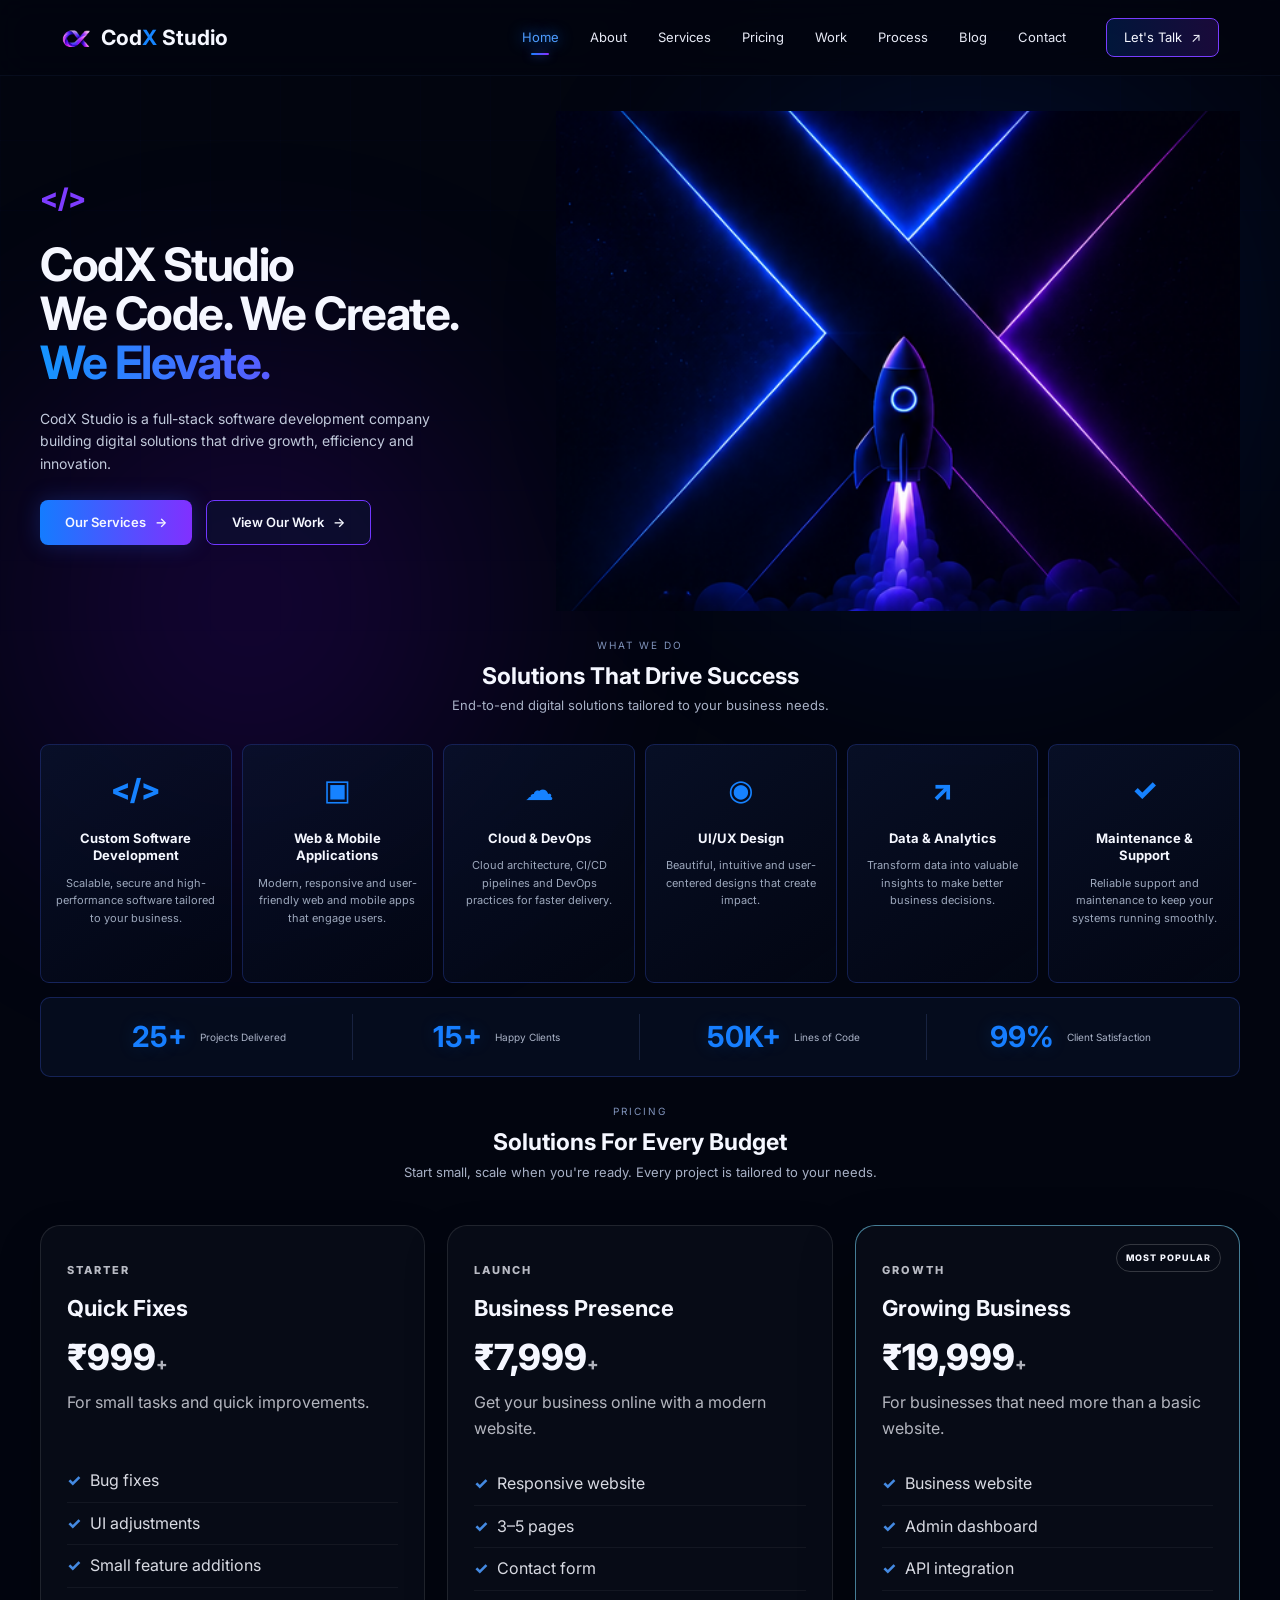
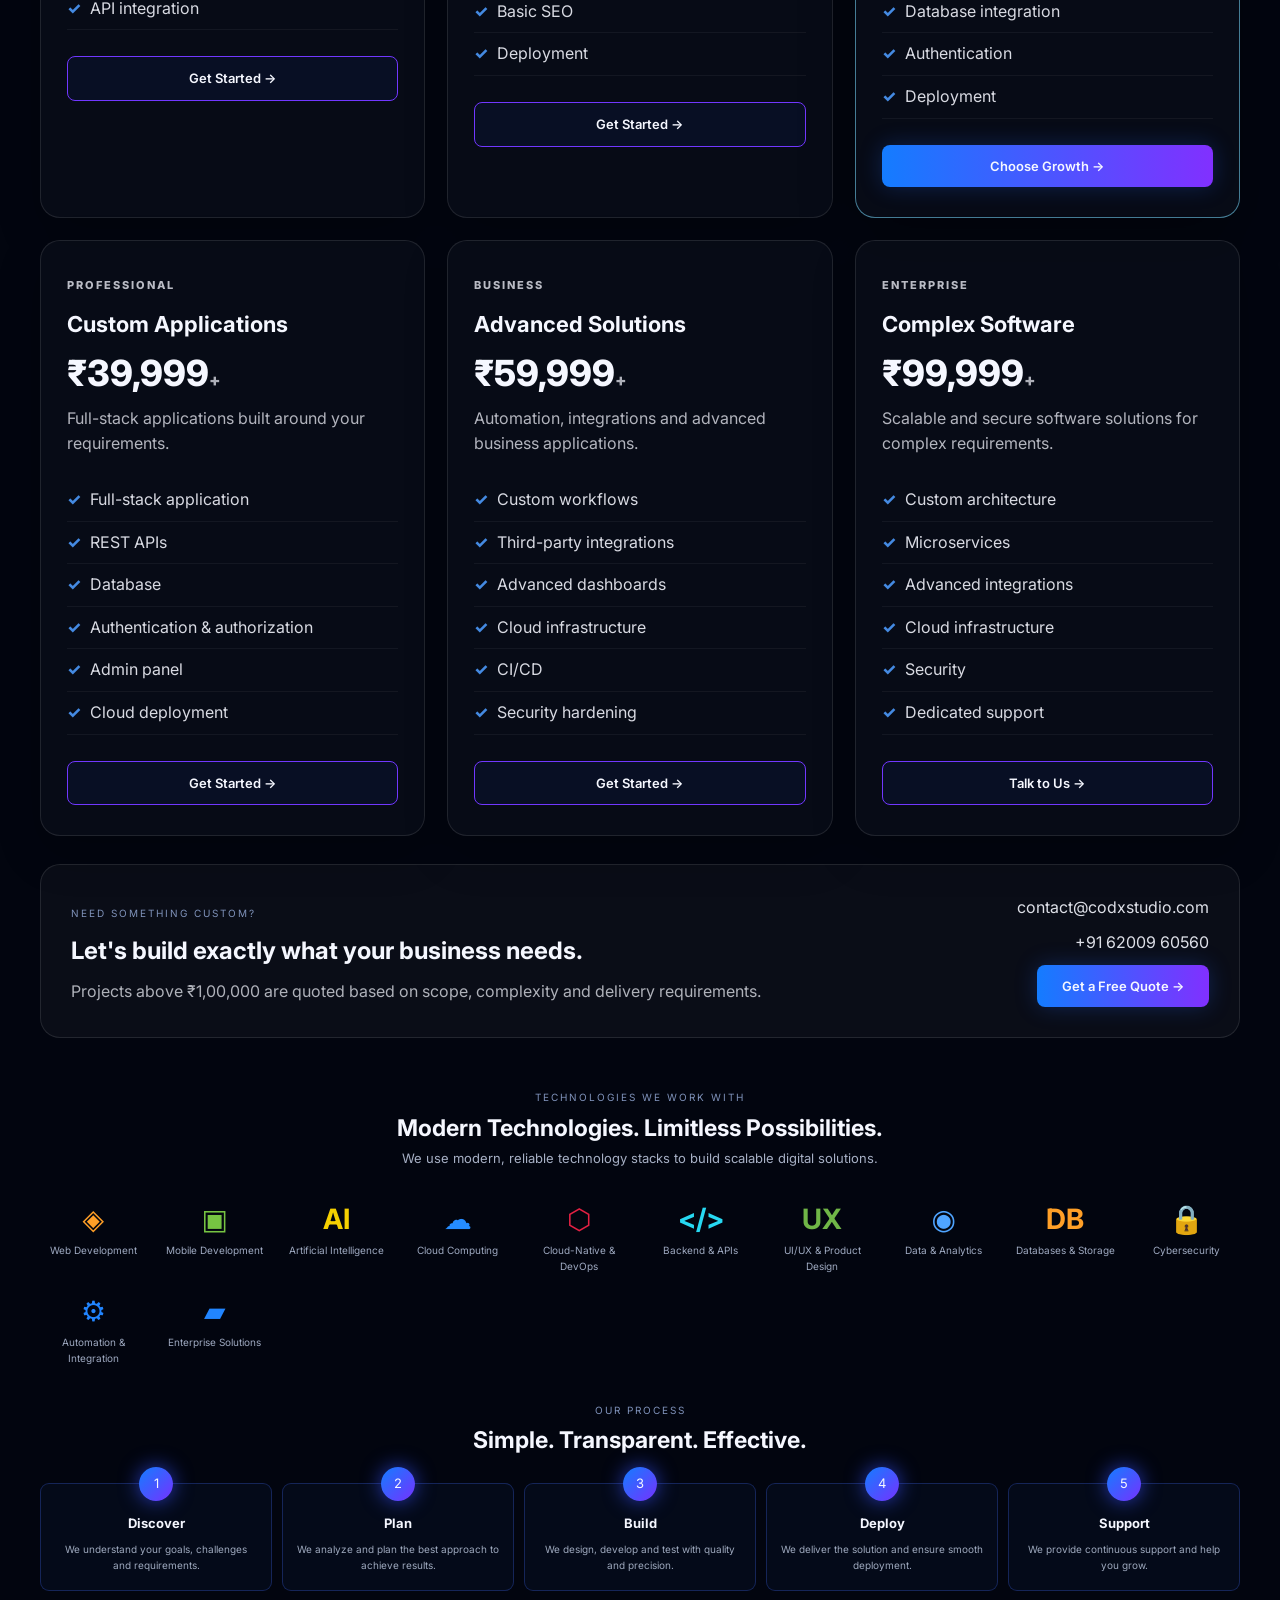
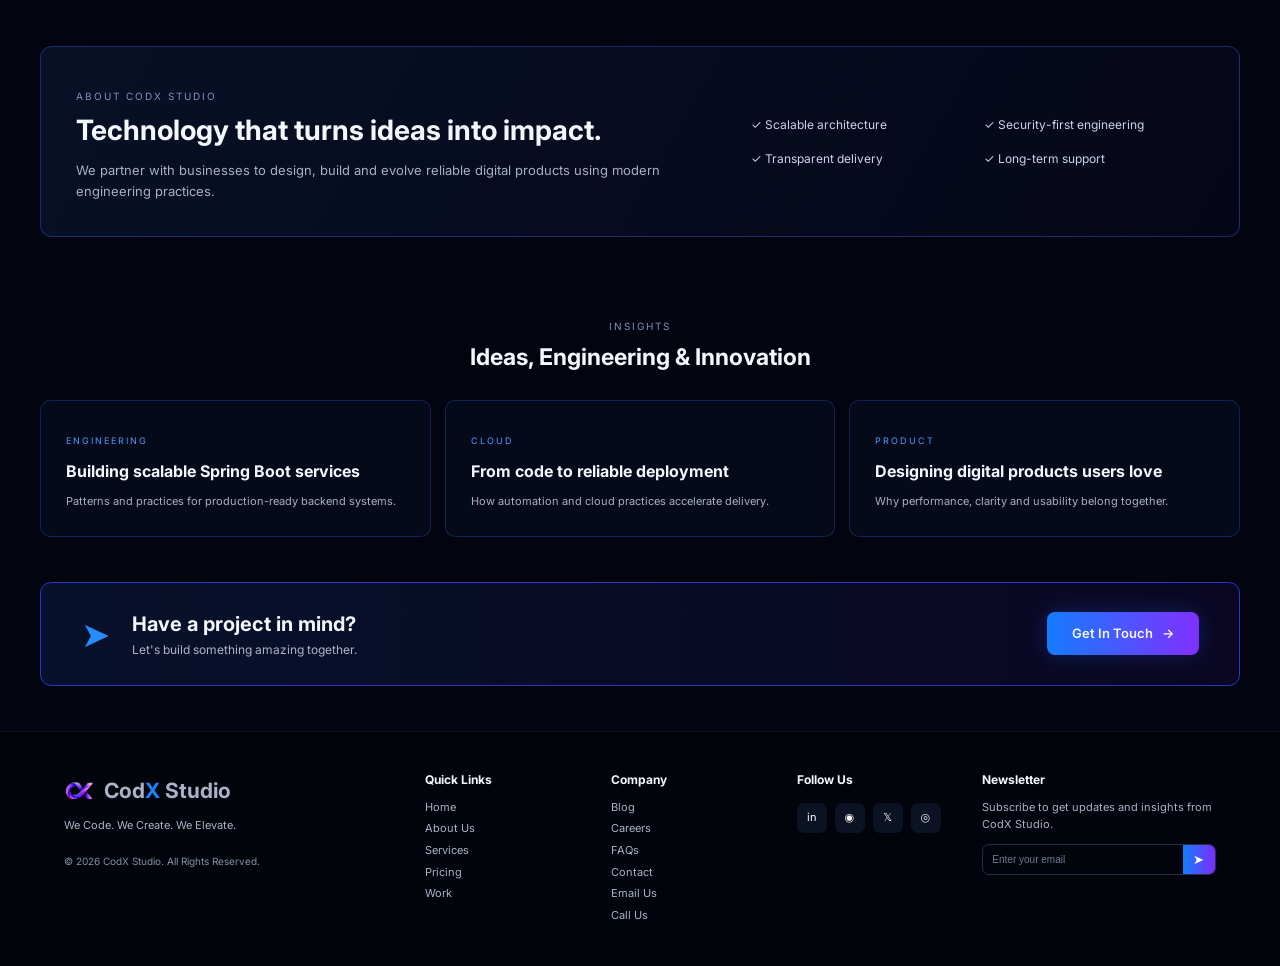
<file: index.html>
<!DOCTYPE html>
<html lang="en">
<head>
  <meta charset="UTF-8" />
  <meta name="viewport" content="width=device-width, initial-scale=1.0" />
  <meta name="robots" content="index, follow, max-snippet:-1, max-image-preview:large, max-video-preview:-1" />
  <meta name="description" content="CodX Studio builds custom software, web applications, cloud solutions, and digital products that help businesses grow faster and operate smarter." />
  <meta name="keywords" content="CodX Studio, software development company, custom software, web development, mobile apps, cloud solutions, UI/UX design, digital products" />
  <meta name="author" content="CodX Studio" />
  <meta property="og:title" content="CodX Studio | Custom Software Development Company" />
  <meta property="og:description" content="CodX Studio builds custom software, web applications, cloud solutions, and digital products that help businesses grow faster." />
  <meta property="og:type" content="website" />
  <meta property="og:url" content="https://www.codxstudio.com/" />
  <meta name="twitter:card" content="summary_large_image" />
  <meta name="twitter:title" content="CodX Studio | Custom Software Development Company" />
  <meta name="twitter:description" content="CodX Studio builds custom software, web applications, cloud solutions, and digital products that help businesses grow faster." />
  <link rel="canonical" href="https://www.codxstudio.com/" />
  <title>CodX Studio | Custom Software Development Company</title>
    <link
        rel="icon"
        type="image/png"
        href="favicon.png"
    />
  <link rel="stylesheet" href="css/style.css" />

  <style>
    /* CodX Studio Pricing */
    .pricing {
      position: relative;
    }

    .pricing-grid {
      display: grid;
      grid-template-columns: repeat(3, minmax(0, 1fr));
      gap: 22px;
      margin-top: 42px;
    }

    .pricing-card {
      position: relative;
      padding: 30px 26px;
      border: 1px solid rgba(255,255,255,.10);
      border-radius: 20px;
      background: rgba(10, 14, 25, .72);
      box-shadow: 0 18px 45px rgba(0,0,0,.20);
      transition: transform .25s ease, border-color .25s ease;
    }

    .pricing-card:hover {
      transform: translateY(-6px);
      border-color: rgba(255,255,255,.25);
    }

    .pricing-card.featured {
      border-color: rgba(120, 220, 255, .55);
      box-shadow: 0 20px 55px rgba(0,0,0,.30);
    }

    .pricing-badge {
      display: inline-block;
      font-size: 11px;
      font-weight: 800;
      letter-spacing: 2px;
      opacity: .75;
      margin-bottom: 12px;
    }

    .pricing-card h3 {
      margin: 0 0 12px;
      font-size: 22px;
    }

    .pricing-card .price {
      font-size: 36px;
      font-weight: 800;
      line-height: 1.1;
      margin-bottom: 12px;
    }

    .pricing-card .price span {
      font-size: 17px;
      opacity: .7;
    }

    .pricing-card > p {
      min-height: 48px;
      opacity: .72;
      line-height: 1.6;
    }

    .pricing-card ul {
      list-style: none;
      padding: 0;
      margin: 22px 0 26px;
    }

    .pricing-card li {
      padding: 8px 0;
      opacity: .88;
      border-bottom: 1px solid rgba(255,255,255,.06);
    }

    .pricing-card li::before {
      content: "✓";
      margin-right: 9px;
      font-weight: 800;
    }

    .pricing-card .btn {
      width: 100%;
      text-align: center;
      box-sizing: border-box;
    }

    .popular {
      position: absolute;
      top: 18px;
      right: 18px;
      padding: 6px 9px;
      border-radius: 999px;
      font-size: 9px;
      font-weight: 800;
      letter-spacing: 1px;
      border: 1px solid rgba(255,255,255,.18);
    }

    .pricing-custom {
      margin-top: 28px;
      padding: 30px;
      border-radius: 20px;
      border: 1px solid rgba(255,255,255,.10);
      background: rgba(255,255,255,.035);
      display: flex;
      align-items: center;
      justify-content: space-between;
      gap: 30px;
    }

    .pricing-custom h3 {
      margin: 8px 0;
      font-size: 24px;
    }

    .pricing-custom p {
      margin: 0;
      opacity: .7;
    }

    .pricing-contact {
      display: flex;
      flex-direction: column;
      align-items: flex-end;
      gap: 9px;
      white-space: nowrap;
    }

    .pricing-contact a:not(.btn) {
      text-decoration: none;
      opacity: .9;
    }

    @media (max-width: 1000px) {
      .pricing-grid {
        grid-template-columns: repeat(2, minmax(0, 1fr));
      }

      .pricing-custom {
        flex-direction: column;
        align-items: flex-start;
      }

      .pricing-contact {
        align-items: flex-start;
      }
    }

    @media (max-width: 650px) {
      .pricing-grid {
        grid-template-columns: 1fr;
      }

      .pricing-card {
        padding: 26px 22px;
      }

      .pricing-custom {
        padding: 24px 20px;
      }
    }
  </style>

  <script type="application/ld+json">
    {
      "@context": "https://schema.org",
      "@type": "Organization",
      "name": "CodX Studio",
      "url": "https://www.codxstudio.com",
      "description": "CodX Studio builds custom software, web applications, cloud solutions, and digital products for modern businesses.",
      "sameAs": [
        "https://www.linkedin.com",
        "https://www.instagram.com"
      ]
    }
  </script>

</head>
<body>
  <div class="bg-grid"></div>
  <div class="glow glow-one"></div>
  <div class="glow glow-two"></div>

  <header class="navbar">
    <a href="#home" class="brand">
      <!-- <span class="brand-mark">X</span> -->
       <img src="logo-1.png" alt="logo" class="brand-mark" style="width: 30px; height: 30px;">
      <span>Cod<span class="brand-x">X</span> Studio</span>
    </a>

    <button class="menu-toggle" aria-label="Open menu">☰</button>

    <nav class="nav-links">
      <a class="active" href="#home">Home</a>
      <a href="#about">About</a>
      <a href="#services">Services</a>
      <a href="#pricing">Pricing</a>
      <a href="#work">Work</a>
      <a href="#process">Process</a>
      <a href="#blog">Blog</a>
      <a href="#contact">Contact</a>
      <a class="mobile-talk" href="#contact">Let's Talk ↗</a>
    </nav>

    <a class="nav-cta" href="#contact">Let's Talk <span>↗</span></a>
  </header>

  <main>
    <section id="home" class="hero section">
      <div class="hero-copy">
        <div class="code-symbol">&lt;/&gt;</div>
        <h1>CodX Studio<br />We Code. We Create.<br /><span>We Elevate.</span></h1>
        <p>CodX Studio is a full-stack software development company building digital solutions that drive growth, efficiency and innovation.</p>
        <div class="hero-actions">
          <a class="btn primary" href="#services">Our Services <span>→</span></a>
          <a class="btn secondary" href="#work">View Our Work <span>→</span></a>
        </div>
      </div>

      <div class="hero-art hero-wow" aria-hidden="true">
        <div class="hero-orbit orbit-one"></div>
        <div class="hero-orbit orbit-two"></div>
        <div class="hero-orbit orbit-three"></div>
        <div class="hero-grid-lines"></div>
        <div class="hero-particle p1"></div>
        <div class="hero-particle p2"></div>
        <div class="hero-particle p3"></div>
        <div class="hero-particle p4"></div>
        <div class="hero-particle p5"></div>
      </div>
    </section>

    <section id="services" class="section services">
      <div class="section-heading">
        <span>WHAT WE DO</span>
        <h2>Solutions That Drive Success</h2>
        <p>End-to-end digital solutions tailored to your business needs.</p>
      </div>

      <div class="service-grid">
        <article class="service-card">
          <div class="service-icon">&lt;/&gt;</div>
          <h3>Custom Software<br />Development</h3>
          <p>Scalable, secure and high-performance software tailored to your business.</p>
          <a class="service-link" href="custom-software-development.html">Learn more →</a>
        </article>
        <article class="service-card">
          <div class="service-icon">▣</div>
          <h3>Web &amp; Mobile<br />Applications</h3>
          <p>Modern, responsive and user-friendly web and mobile apps that engage users.</p>
          <a class="service-link" href="web-development.html">Learn more →</a>
        </article>
        <article class="service-card">
          <div class="service-icon">☁</div>
          <h3>Cloud &amp; DevOps</h3>
          <p>Cloud architecture, CI/CD pipelines and DevOps practices for faster delivery.</p>
        </article>
        <article class="service-card">
          <div class="service-icon">◉</div>
          <h3>UI/UX Design</h3>
          <p>Beautiful, intuitive and user-centered designs that create impact.</p>
        </article>
        <article class="service-card">
          <div class="service-icon">↗</div>
          <h3>Data &amp; Analytics</h3>
          <p>Transform data into valuable insights to make better business decisions.</p>
        </article>
        <article class="service-card">
          <div class="service-icon">✓</div>
          <h3>Maintenance &amp;<br />Support</h3>
          <p>Reliable support and maintenance to keep your systems running smoothly.</p>
        </article>
      </div>

      <div class="stats">
        <div><strong>25+</strong><span>Projects Delivered</span></div>
        <div><strong>15+</strong><span>Happy Clients</span></div>
        <div><strong>50K+</strong><span>Lines of Code</span></div>
        <div><strong>99%</strong><span>Client Satisfaction</span></div>
      </div>
    </section>


    <section id="pricing" class="section pricing">
      <div class="section-heading">
        <span>PRICING</span>
        <h2>Solutions For Every Budget</h2>
        <p>Start small, scale when you're ready. Every project is tailored to your needs.</p>
      </div>

      <div class="pricing-grid">
        <article class="pricing-card">
          <span class="pricing-badge">STARTER</span>
          <h3>Quick Fixes</h3>
          <div class="price">₹999<span>+</span></div>
          <p>For small tasks and quick improvements.</p>
          <ul>
            <li>Bug fixes</li>
            <li>UI adjustments</li>
            <li>Small feature additions</li>
            <li>API integration</li>
          </ul>
          <a class="btn secondary" href="mailto:contact@codxstudio.com?subject=Starter%20Project%20Enquiry">Get Started →</a>
        </article>

        <article class="pricing-card">
          <span class="pricing-badge">LAUNCH</span>
          <h3>Business Presence</h3>
          <div class="price">₹7,999<span>+</span></div>
          <p>Get your business online with a modern website.</p>
          <ul>
            <li>Responsive website</li>
            <li>3–5 pages</li>
            <li>Contact form</li>
            <li>Basic SEO</li>
            <li>Deployment</li>
          </ul>
          <a class="btn secondary" href="mailto:contact@codxstudio.com?subject=Launch%20Package%20Enquiry">Get Started →</a>
        </article>

        <article class="pricing-card featured">
          <span class="pricing-badge">GROWTH</span>
          <div class="popular">MOST POPULAR</div>
          <h3>Growing Business</h3>
          <div class="price">₹19,999<span>+</span></div>
          <p>For businesses that need more than a basic website.</p>
          <ul>
            <li>Business website</li>
            <li>Admin dashboard</li>
            <li>API integration</li>
            <li>Database integration</li>
            <li>Authentication</li>
            <li>Deployment</li>
          </ul>
          <a class="btn primary" href="mailto:contact@codxstudio.com?subject=Growth%20Package%20Enquiry">Choose Growth →</a>
        </article>

        <article class="pricing-card">
          <span class="pricing-badge">PROFESSIONAL</span>
          <h3>Custom Applications</h3>
          <div class="price">₹39,999<span>+</span></div>
          <p>Full-stack applications built around your requirements.</p>
          <ul>
            <li>Full-stack application</li>
            <li>REST APIs</li>
            <li>Database</li>
            <li>Authentication &amp; authorization</li>
            <li>Admin panel</li>
            <li>Cloud deployment</li>
          </ul>
          <a class="btn secondary" href="mailto:contact@codxstudio.com?subject=Professional%20Package%20Enquiry">Get Started →</a>
        </article>

        <article class="pricing-card">
          <span class="pricing-badge">BUSINESS</span>
          <h3>Advanced Solutions</h3>
          <div class="price">₹59,999<span>+</span></div>
          <p>Automation, integrations and advanced business applications.</p>
          <ul>
            <li>Custom workflows</li>
            <li>Third-party integrations</li>
            <li>Advanced dashboards</li>
            <li>Cloud infrastructure</li>
            <li>CI/CD</li>
            <li>Security hardening</li>
          </ul>
          <a class="btn secondary" href="mailto:contact@codxstudio.com?subject=Business%20Package%20Enquiry">Get Started →</a>
        </article>

        <article class="pricing-card">
          <span class="pricing-badge">ENTERPRISE</span>
          <h3>Complex Software</h3>
          <div class="price">₹99,999<span>+</span></div>
          <p>Scalable and secure software solutions for complex requirements.</p>
          <ul>
            <li>Custom architecture</li>
            <li>Microservices</li>
            <li>Advanced integrations</li>
            <li>Cloud infrastructure</li>
            <li>Security</li>
            <li>Dedicated support</li>
          </ul>
          <a class="btn secondary" href="mailto:contact@codxstudio.com?subject=Enterprise%20Package%20Enquiry">Talk to Us →</a>
        </article>
      </div>

      <div class="pricing-custom">
        <div>
          <span class="eyebrow">NEED SOMETHING CUSTOM?</span>
          <h3>Let's build exactly what your business needs.</h3>
          <p>Projects above ₹1,00,000 are quoted based on scope, complexity and delivery requirements.</p>
        </div>
        <div class="pricing-contact">
          <a href="mailto:contact@codxstudio.com">contact@codxstudio.com</a>
          <a href="tel:+916200960560">+91 62009 60560</a>
          <a class="btn primary" href="mailto:contact@codxstudio.com?subject=Custom%20Project%20Quote">Get a Free Quote →</a>
        </div>
      </div>
    </section>

    <section id="work" class="section technologies">
      <div class="section-heading">
        <span>TECHNOLOGIES WE WORK WITH</span>
        <h2>Modern Technologies. Limitless Possibilities.</h2>
        <p>We use modern, reliable technology stacks to build scalable digital solutions.</p>
      </div>

      <div class="tech-grid">
        <div><b>◈</b><span>Web Development</span></div>
        <div><b>▣</b><span>Mobile Development</span></div>
        <div><b>AI</b><span>Artificial Intelligence</span></div>
        <div><b>☁</b><span>Cloud Computing</span></div>
        <div><b>⬡</b><span>Cloud-Native &amp; DevOps</span></div>
        <div><b>&lt;/&gt;</b><span>Backend &amp; APIs</span></div>
        <div><b>UX</b><span>UI/UX &amp; Product Design</span></div>
        <div><b>◉</b><span>Data &amp; Analytics</span></div>
        <div><b>DB</b><span>Databases &amp; Storage</span></div>
        <div><b>🔒</b><span>Cybersecurity</span></div>
        <div><b>⚙</b><span>Automation &amp; Integration</span></div>
        <div><b>▰</b><span>Enterprise Solutions</span></div>
      </div>
    </section>

    <section id="process" class="section process">
      <div class="section-heading">
        <span>OUR PROCESS</span>
        <h2>Simple. Transparent. Effective.</h2>
      </div>
      <div class="process-grid">
        <article><i>1</i><h3>Discover</h3><p>We understand your goals, challenges and requirements.</p></article>
        <article><i>2</i><h3>Plan</h3><p>We analyze and plan the best approach to achieve results.</p></article>
        <article><i>3</i><h3>Build</h3><p>We design, develop and test with quality and precision.</p></article>
        <article><i>4</i><h3>Deploy</h3><p>We deliver the solution and ensure smooth deployment.</p></article>
        <article><i>5</i><h3>Support</h3><p>We provide continuous support and help you grow.</p></article>
      </div>
    </section>

    <section id="about" class="section about">
      <div class="about-card">
        <div>
          <span class="eyebrow">ABOUT CODX STUDIO</span>
          <h2>Technology that turns ideas into impact.</h2>
          <p>We partner with businesses to design, build and evolve reliable digital products using modern engineering practices.</p>
        </div>
        <div class="about-points">
          <span>✓ Scalable architecture</span>
          <span>✓ Security-first engineering</span>
          <span>✓ Transparent delivery</span>
          <span>✓ Long-term support</span>
        </div>
      </div>
    </section>

    <section id="blog" class="section blog">
      <div class="section-heading">
        <span>INSIGHTS</span>
        <h2>Ideas, Engineering &amp; Innovation</h2>
      </div>
      <div class="blog-grid">
        <article><span>ENGINEERING</span><h3>Building scalable Spring Boot services</h3><p>Patterns and practices for production-ready backend systems.</p></article>
        <article><span>CLOUD</span><h3>From code to reliable deployment</h3><p>How automation and cloud practices accelerate delivery.</p></article>
        <article><span>PRODUCT</span><h3>Designing digital products users love</h3><p>Why performance, clarity and usability belong together.</p></article>
      </div>
    </section>

    <section id="contact" class="section contact">
      <div class="contact-card">
        <div class="contact-icon">➤</div>
        <div>
          <h2>Have a project in mind?</h2>
          <p>Let's build something amazing together.</p>
        </div>
        <a class="btn primary" href="mailto:contact@codxstudio.com">Get In Touch <span>→</span></a>
      </div>
    </section>
  </main>

  <footer>
    <div class="footer-brand">
      <!-- <a href="#home" class="brand"><span class="brand-mark">X</span><span>Cod<span class="brand-x">X</span> Studio</span></a> -->
              <a href="#home" class="brand"><img src="logo-1.png" alt="logo" class="brand-mark" style="width: 30px; height: 30px;"> <span>Cod<span class="brand-x">X</span> Studio</span></a>
              
      <p>We Code. We Create. We Elevate.</p>
      <small>© 2026 CodX Studio. All Rights Reserved.</small>
    </div>
    <div>
      <h4>Quick Links</h4>
      <a href="#home">Home</a><a href="#about">About Us</a><a href="#services">Services</a><a href="#pricing">Pricing</a><a href="#work">Work</a>
    </div>
    <div>
      <h4>Company</h4>
      <a href="#blog">Blog</a><a href="#">Careers</a><a href="#">FAQs</a><a href="#contact">Contact</a><a href="mailto:contact@codxstudio.com">Email Us</a><a href="tel:+916200960560">Call Us</a>
    </div>
    <div>
      <h4>Follow Us</h4>
      <div class="socials"><a href="#">in</a><a href="#">◉</a><a href="#">𝕏</a><a href="#">◎</a></div>
    </div>
    <div>
      <h4>Newsletter</h4>
      <p>Subscribe to get updates and insights from CodX Studio.</p>
      <form id="newsletter">
        <input type="email" placeholder="Enter your email" required />
        <button type="submit">➤</button>
      </form>
    </div>
  </footer>

  <script src="js/main.js"></script>
</body>
</html>
</file>
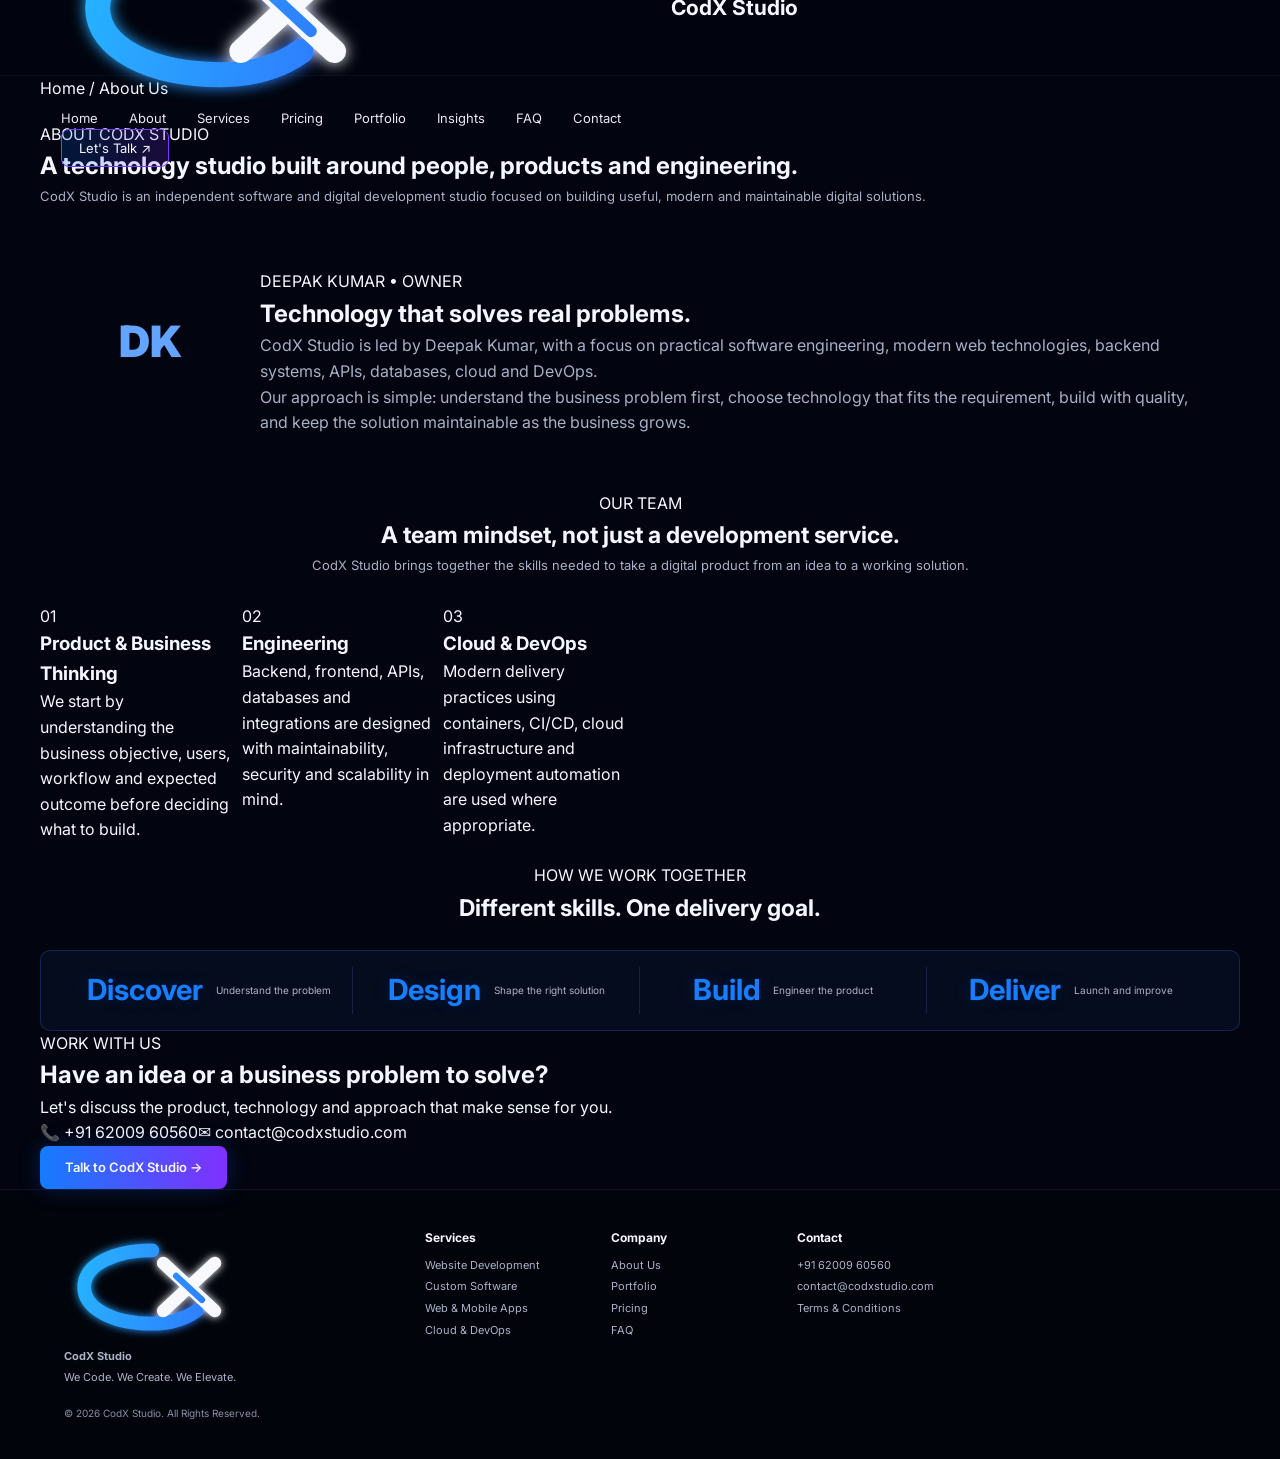
<file: about.html>
<!doctype html><html lang="en"><head><meta charset="utf-8"><meta name="viewport" content="width=device-width,initial-scale=1"><meta name="robots" content="index,follow,max-snippet:-1,max-image-preview:large"><meta name="description" content="Learn about CodX Studio, its owner Deepak Kumar, team mindset, engineering approach and how the studio builds modern digital products."><link rel="canonical" href="https://codxstudio.com/about.html"><meta property="og:title" content="About CodX Studio | Team & Deepak Kumar"><meta property="og:description" content="Learn about CodX Studio, its owner Deepak Kumar, team mindset, engineering approach and how the studio builds modern digital products."><meta property="og:type" content="website"><meta property="og:url" content="https://codxstudio.com/about.html"><title>About CodX Studio | Team & Deepak Kumar</title><link rel="stylesheet" href="css/style.css"><script type="application/ld+json">{"@context": "https://schema.org", "@type": "AboutPage", "mainEntity": {"@type": "Person", "name": "Deepak Kumar", "jobTitle": "Owner", "worksFor": {"@type": "Organization", "name": "CodX Studio"}}}</script></head><body><header class="navbar"><div class="container nav-inner"><a href="index.html" class="brand"><img src="assets/logo.svg" alt="CodX Studio logo"><span class="brand-name">Cod<span>X</span> Studio</span></a><button class="menu-toggle" aria-label="Open menu">☰</button><nav class="nav-links"><a href="index.html">Home</a><a href="about.html">About</a><a href="services.html">Services</a><a href="pricing.html">Pricing</a><a href="portfolio.html">Portfolio</a><a href="blog.html">Insights</a><a href="faq.html">FAQ</a><a href="index.html#contact">Contact</a></nav><a class="nav-cta" href="index.html#contact">Let's Talk ↗</a></div></header><main><section class="container section">
<p class="crumb">Home / About Us</p>
<div class="section-heading" style="text-align:left;margin-left:0">
<div class="label">ABOUT CODX STUDIO</div>
<h1>A technology studio built around people, products and engineering.</h1>
<p>CodX Studio is an independent software and digital development studio focused on building useful, modern and maintainable digital solutions.</p>
</div>

<div class="card" style="padding:35px;display:grid;grid-template-columns:150px 1fr;gap:35px">
<div class="stat" style="height:145px;display:grid;place-items:center;font-size:2.7rem;font-weight:900;color:#63a4ff">DK</div>
<div>
<div class="kicker">DEEPAK KUMAR • OWNER</div>
<h2>Technology that solves real problems.</h2>
<p style="color:var(--muted)">CodX Studio is led by Deepak Kumar, with a focus on practical software engineering, modern web technologies, backend systems, APIs, databases, cloud and DevOps.</p>
<p style="color:var(--muted)">Our approach is simple: understand the business problem first, choose technology that fits the requirement, build with quality, and keep the solution maintainable as the business grows.</p>
</div>
</div>
</section>

<section class="container section">
<div class="section-heading">
<div class="label">OUR TEAM</div>
<h2>A team mindset, not just a development service.</h2>
<p>CodX Studio brings together the skills needed to take a digital product from an idea to a working solution.</p>
</div>
<div class="grid service-grid">
<article class="card service"><div class="icon">01</div><h3>Product &amp; Business Thinking</h3><p>We start by understanding the business objective, users, workflow and expected outcome before deciding what to build.</p></article>
<article class="card service"><div class="icon">02</div><h3>Engineering</h3><p>Backend, frontend, APIs, databases and integrations are designed with maintainability, security and scalability in mind.</p></article>
<article class="card service"><div class="icon">03</div><h3>Cloud &amp; DevOps</h3><p>Modern delivery practices using containers, CI/CD, cloud infrastructure and deployment automation are used where appropriate.</p></article>
</div>
</section>

<section class="container section">
<div class="section-heading">
<div class="label">HOW WE WORK TOGETHER</div>
<h2>Different skills. One delivery goal.</h2>
</div>
<div class="grid stats">
<div class="stat"><strong>Discover</strong><span>Understand the problem</span></div>
<div class="stat"><strong>Design</strong><span>Shape the right solution</span></div>
<div class="stat"><strong>Build</strong><span>Engineer the product</span></div>
<div class="stat"><strong>Deliver</strong><span>Launch and improve</span></div>
</div>
</section>

<section class="container section">
<div class="card cta">
<div class="cta-copy">
<div class="label">WORK WITH US</div>
<h2>Have an idea or a business problem to solve?</h2>
<p>Let's discuss the product, technology and approach that make sense for you.</p>
<div class="contact-details"><a href="tel:+916200960560">📞 +91 62009 60560</a><a href="mailto:contact@codxstudio.com">✉ contact@codxstudio.com</a></div>
</div>
<a class="btn primary" href="mailto:contact@codxstudio.com">Talk to CodX Studio →</a>
</div>
</section></main><footer><div><a class="footer-brand" href="index.html"><img src="assets/logo.svg" alt="CodX Studio"><strong>CodX Studio</strong></a><p>We Code. We Create. We Elevate.</p><small>© <span id="year">2026</span> CodX Studio. All Rights Reserved.</small></div><div><h4>Services</h4><a href="services.html#website">Website Development</a><a href="services.html#software">Custom Software</a><a href="services.html#apps">Web &amp; Mobile Apps</a><a href="services.html#cloud">Cloud &amp; DevOps</a></div><div><h4>Company</h4><a href="about.html">About Us</a><a href="portfolio.html">Portfolio</a><a href="pricing.html">Pricing</a><a href="faq.html">FAQ</a></div><div><h4>Contact</h4><a href="tel:+916200960560">+91 62009 60560</a><a href="mailto:contact@codxstudio.com">contact@codxstudio.com</a><a href="terms-and-conditions.html">Terms &amp; Conditions</a></div></footer><script src="js/main.js"></script></body></html>
</file>
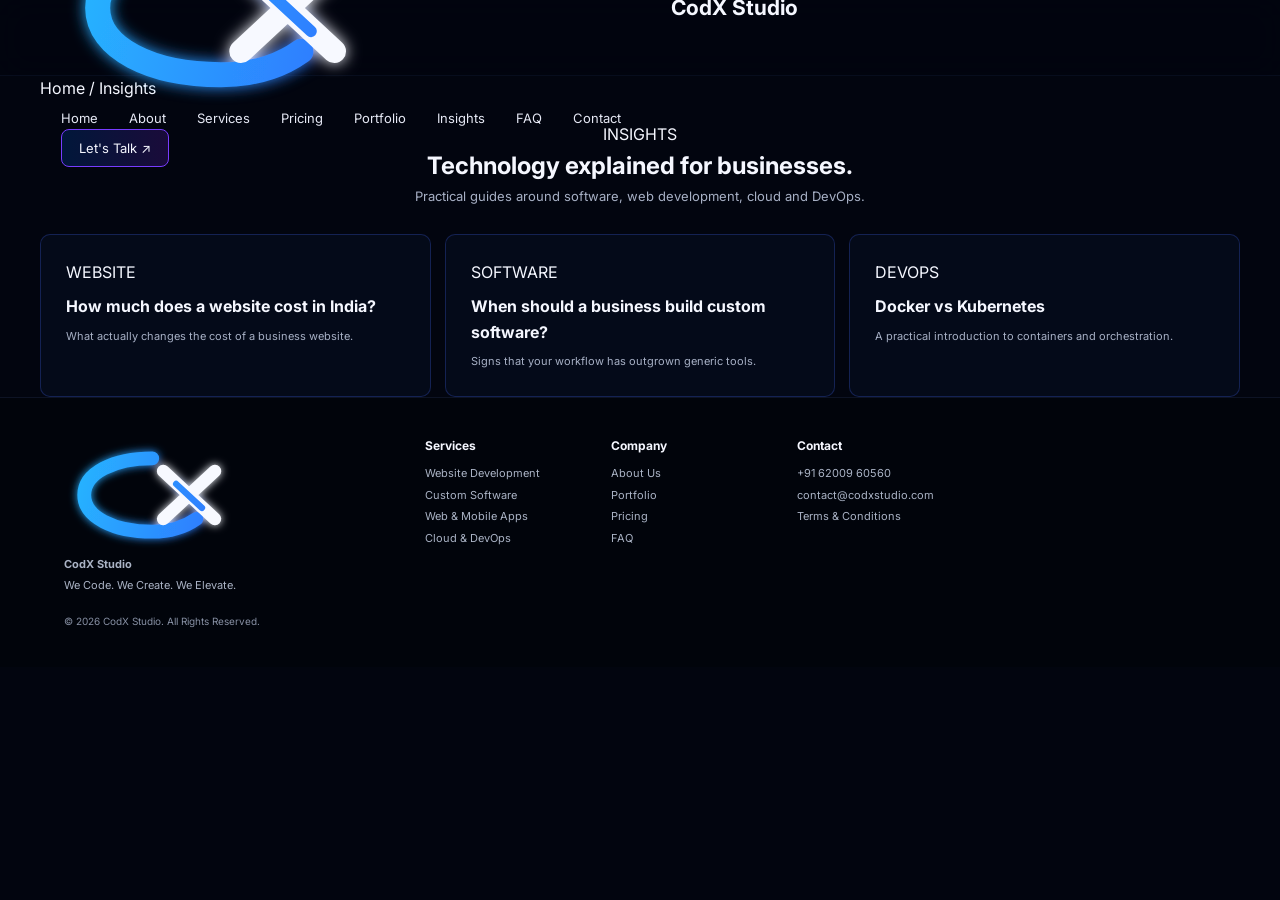
<file: blog.html>
<!doctype html><html lang="en"><head><meta charset="utf-8"><meta name="viewport" content="width=device-width,initial-scale=1"><meta name="robots" content="index,follow,max-snippet:-1,max-image-preview:large"><meta name="description" content="CodX Studio insights on website development, custom software, cloud, DevOps, Docker, Kubernetes, APIs and modern technology."><link rel="canonical" href="https://codxstudio.com/blog.html"><meta property="og:title" content="CodX Studio Insights | Software, Web, Cloud & DevOps"><meta property="og:description" content="CodX Studio insights on website development, custom software, cloud, DevOps, Docker, Kubernetes, APIs and modern technology."><meta property="og:type" content="website"><meta property="og:url" content="https://codxstudio.com/blog.html"><title>CodX Studio Insights | Software, Web, Cloud & DevOps</title><link rel="stylesheet" href="css/style.css"></head><body><header class="navbar"><div class="container nav-inner"><a href="index.html" class="brand"><img src="assets/logo.svg" alt="CodX Studio logo"><span class="brand-name">Cod<span>X</span> Studio</span></a><button class="menu-toggle" aria-label="Open menu">☰</button><nav class="nav-links"><a href="index.html">Home</a><a href="about.html">About</a><a href="services.html">Services</a><a href="pricing.html">Pricing</a><a href="portfolio.html">Portfolio</a><a href="blog.html">Insights</a><a href="faq.html">FAQ</a><a href="index.html#contact">Contact</a></nav><a class="nav-cta" href="index.html#contact">Let's Talk ↗</a></div></header><main><section class="container section"><p class="crumb">Home / Insights</p><div class="section-heading"><div class="label">INSIGHTS</div><h1>Technology explained for businesses.</h1><p>Practical guides around software, web development, cloud and DevOps.</p></div><div class="grid blog-grid"><article class="card service"><div class="label">WEBSITE</div><h3>How much does a website cost in India?</h3><p>What actually changes the cost of a business website.</p></article><article class="card service"><div class="label">SOFTWARE</div><h3>When should a business build custom software?</h3><p>Signs that your workflow has outgrown generic tools.</p></article><article class="card service"><div class="label">DEVOPS</div><h3>Docker vs Kubernetes</h3><p>A practical introduction to containers and orchestration.</p></article></div></section></main><footer><div><a class="footer-brand" href="index.html"><img src="assets/logo.svg" alt="CodX Studio"><strong>CodX Studio</strong></a><p>We Code. We Create. We Elevate.</p><small>© <span id="year">2026</span> CodX Studio. All Rights Reserved.</small></div><div><h4>Services</h4><a href="services.html#website">Website Development</a><a href="services.html#software">Custom Software</a><a href="services.html#apps">Web &amp; Mobile Apps</a><a href="services.html#cloud">Cloud &amp; DevOps</a></div><div><h4>Company</h4><a href="about.html">About Us</a><a href="portfolio.html">Portfolio</a><a href="pricing.html">Pricing</a><a href="faq.html">FAQ</a></div><div><h4>Contact</h4><a href="tel:+916200960560">+91 62009 60560</a><a href="mailto:contact@codxstudio.com">contact@codxstudio.com</a><a href="terms-and-conditions.html">Terms &amp; Conditions</a></div></footer><script src="js/main.js"></script></body></html>
</file>
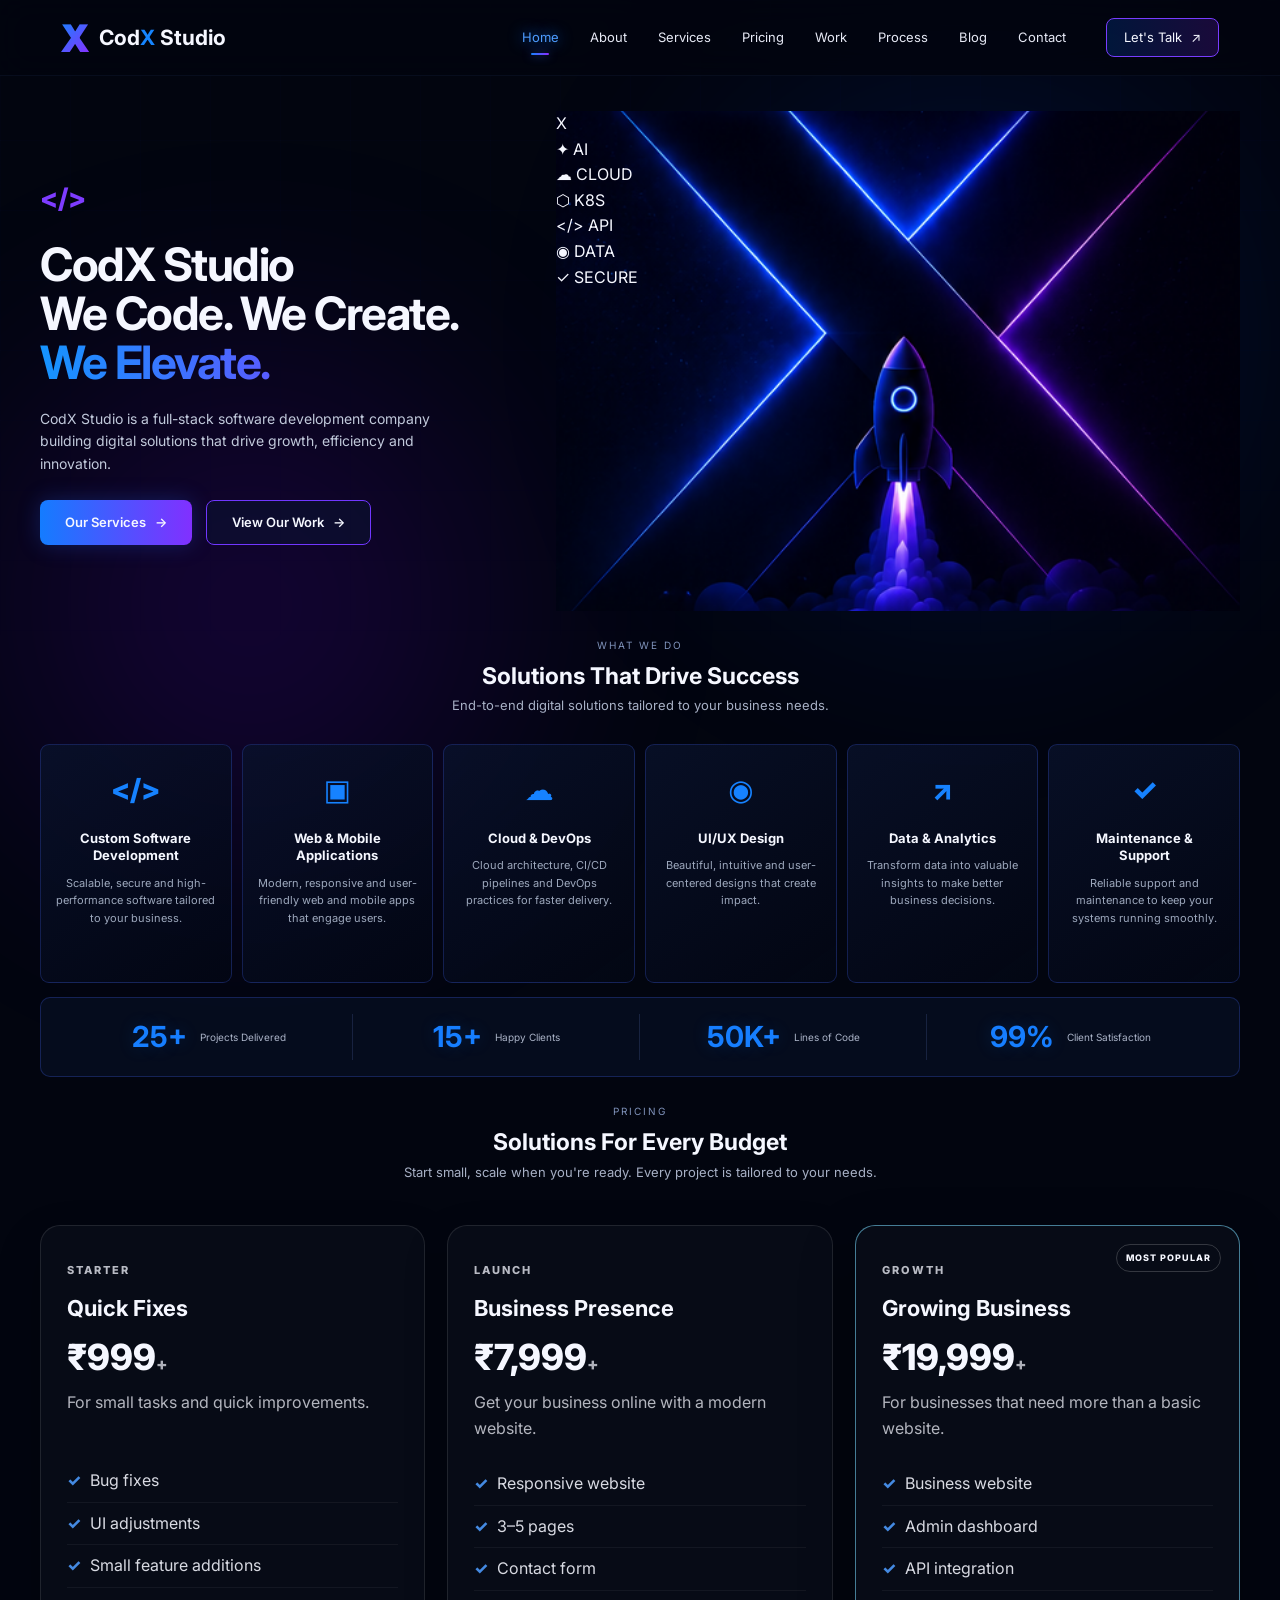
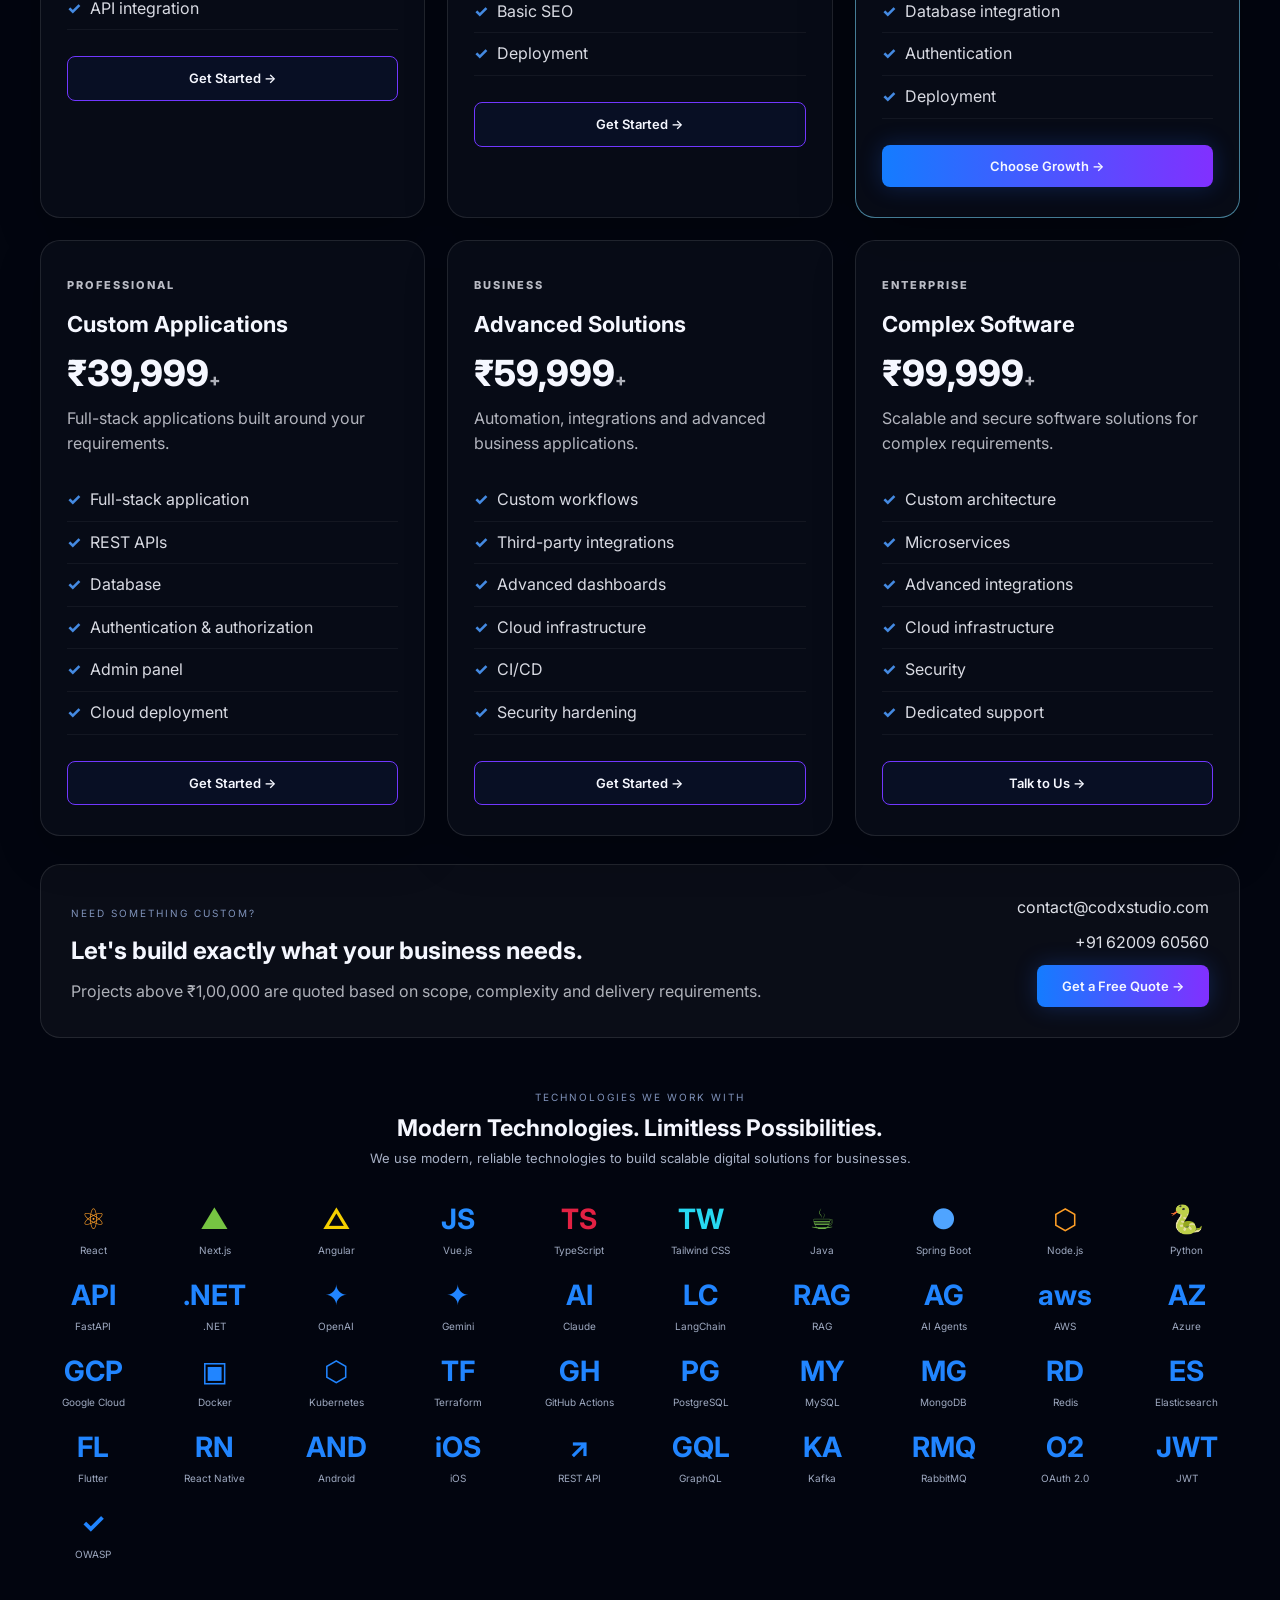
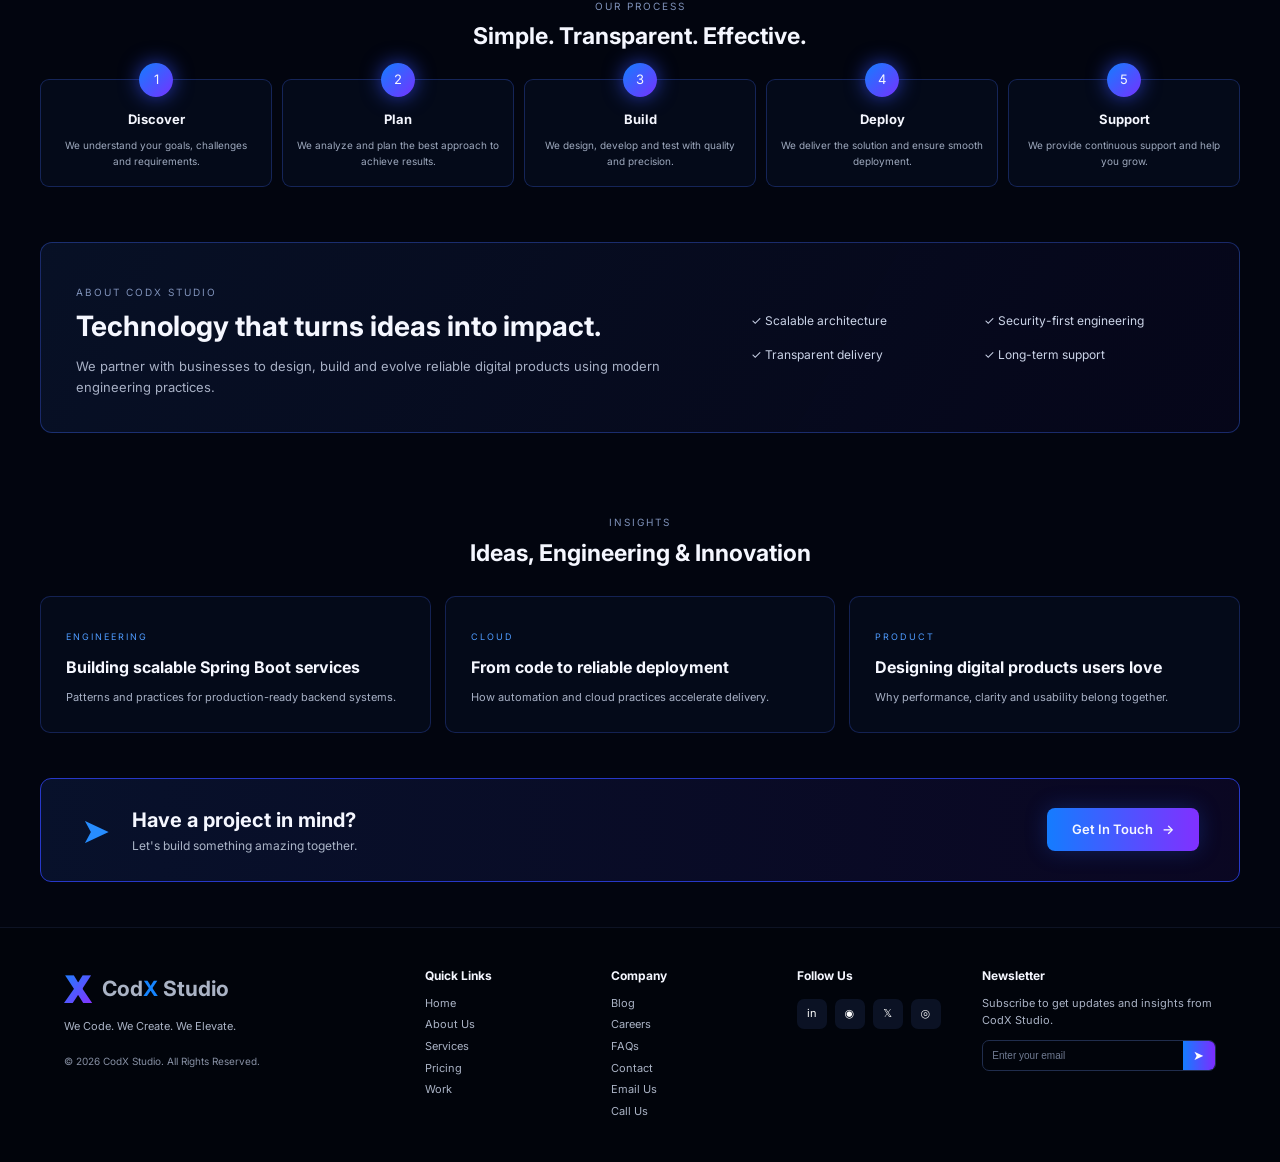
<file: codxstudio_final.html>
<!DOCTYPE html>
<html lang="en">
<head>
  <meta charset="UTF-8" />
  <meta name="viewport" content="width=device-width, initial-scale=1.0" />
  <meta name="robots" content="index, follow, max-snippet:-1, max-image-preview:large, max-video-preview:-1" />
  <meta name="description" content="CodX Studio builds custom software, web applications, cloud solutions, and digital products that help businesses grow faster and operate smarter." />
  <meta name="keywords" content="CodX Studio, software development company, custom software, web development, mobile apps, cloud solutions, UI/UX design, digital products" />
  <meta name="author" content="CodX Studio" />
  <meta property="og:title" content="CodX Studio | Custom Software Development Company" />
  <meta property="og:description" content="CodX Studio builds custom software, web applications, cloud solutions, and digital products that help businesses grow faster." />
  <meta property="og:type" content="website" />
  <meta property="og:url" content="https://www.codxstudio.com/" />
  <meta name="twitter:card" content="summary_large_image" />
  <meta name="twitter:title" content="CodX Studio | Custom Software Development Company" />
  <meta name="twitter:description" content="CodX Studio builds custom software, web applications, cloud solutions, and digital products that help businesses grow faster." />
  <link rel="canonical" href="https://www.codxstudio.com/" />
  <title>CodX Studio | Custom Software Development Company</title>
  <link rel="stylesheet" href="css/style.css" />

  <style>
    /* CodX Studio Pricing */
    .pricing {
      position: relative;
    }

    .pricing-grid {
      display: grid;
      grid-template-columns: repeat(3, minmax(0, 1fr));
      gap: 22px;
      margin-top: 42px;
    }

    .pricing-card {
      position: relative;
      padding: 30px 26px;
      border: 1px solid rgba(255,255,255,.10);
      border-radius: 20px;
      background: rgba(10, 14, 25, .72);
      box-shadow: 0 18px 45px rgba(0,0,0,.20);
      transition: transform .25s ease, border-color .25s ease;
    }

    .pricing-card:hover {
      transform: translateY(-6px);
      border-color: rgba(255,255,255,.25);
    }

    .pricing-card.featured {
      border-color: rgba(120, 220, 255, .55);
      box-shadow: 0 20px 55px rgba(0,0,0,.30);
    }

    .pricing-badge {
      display: inline-block;
      font-size: 11px;
      font-weight: 800;
      letter-spacing: 2px;
      opacity: .75;
      margin-bottom: 12px;
    }

    .pricing-card h3 {
      margin: 0 0 12px;
      font-size: 22px;
    }

    .pricing-card .price {
      font-size: 36px;
      font-weight: 800;
      line-height: 1.1;
      margin-bottom: 12px;
    }

    .pricing-card .price span {
      font-size: 17px;
      opacity: .7;
    }

    .pricing-card > p {
      min-height: 48px;
      opacity: .72;
      line-height: 1.6;
    }

    .pricing-card ul {
      list-style: none;
      padding: 0;
      margin: 22px 0 26px;
    }

    .pricing-card li {
      padding: 8px 0;
      opacity: .88;
      border-bottom: 1px solid rgba(255,255,255,.06);
    }

    .pricing-card li::before {
      content: "✓";
      margin-right: 9px;
      font-weight: 800;
    }

    .pricing-card .btn {
      width: 100%;
      text-align: center;
      box-sizing: border-box;
    }

    .popular {
      position: absolute;
      top: 18px;
      right: 18px;
      padding: 6px 9px;
      border-radius: 999px;
      font-size: 9px;
      font-weight: 800;
      letter-spacing: 1px;
      border: 1px solid rgba(255,255,255,.18);
    }

    .pricing-custom {
      margin-top: 28px;
      padding: 30px;
      border-radius: 20px;
      border: 1px solid rgba(255,255,255,.10);
      background: rgba(255,255,255,.035);
      display: flex;
      align-items: center;
      justify-content: space-between;
      gap: 30px;
    }

    .pricing-custom h3 {
      margin: 8px 0;
      font-size: 24px;
    }

    .pricing-custom p {
      margin: 0;
      opacity: .7;
    }

    .pricing-contact {
      display: flex;
      flex-direction: column;
      align-items: flex-end;
      gap: 9px;
      white-space: nowrap;
    }

    .pricing-contact a:not(.btn) {
      text-decoration: none;
      opacity: .9;
    }

    @media (max-width: 1000px) {
      .pricing-grid {
        grid-template-columns: repeat(2, minmax(0, 1fr));
      }

      .pricing-custom {
        flex-direction: column;
        align-items: flex-start;
      }

      .pricing-contact {
        align-items: flex-start;
      }
    }

    @media (max-width: 650px) {
      .pricing-grid {
        grid-template-columns: 1fr;
      }

      .pricing-card {
        padding: 26px 22px;
      }

      .pricing-custom {
        padding: 24px 20px;
      }
    }
  </style>

  <script type="application/ld+json">
    {
      "@context": "https://schema.org",
      "@type": "Organization",
      "name": "CodX Studio",
      "url": "https://www.codxstudio.com",
      "description": "CodX Studio builds custom software, web applications, cloud solutions, and digital products for modern businesses.",
      "sameAs": [
        "https://www.linkedin.com",
        "https://www.instagram.com"
      ]
    }
  </script>
</head>
<body>
  <div class="bg-grid"></div>
  <div class="glow glow-one"></div>
  <div class="glow glow-two"></div>

  <header class="navbar">
    <a href="#home" class="brand">
      <span class="brand-mark">X</span>
      <span>Cod<span class="brand-x">X</span> Studio</span>
    </a>

    <button class="menu-toggle" aria-label="Open menu">☰</button>

    <nav class="nav-links">
      <a class="active" href="#home">Home</a>
      <a href="#about">About</a>
      <a href="#services">Services</a>
      <a href="#pricing">Pricing</a>
      <a href="#work">Work</a>
      <a href="#process">Process</a>
      <a href="#blog">Blog</a>
      <a href="#contact">Contact</a>
      <a class="mobile-talk" href="#contact">Let's Talk ↗</a>
    </nav>

    <a class="nav-cta" href="#contact">Let's Talk <span>↗</span></a>
  </header>

  <main>
    <section id="home" class="hero section">
      <div class="hero-copy">
        <div class="code-symbol">&lt;/&gt;</div>
        <h1>CodX Studio<br />We Code. We Create.<br /><span>We Elevate.</span></h1>
        <p>CodX Studio is a full-stack software development company building digital solutions that drive growth, efficiency and innovation.</p>
        <div class="hero-actions">
          <a class="btn primary" href="#services">Our Services <span>→</span></a>
          <a class="btn secondary" href="#work">View Our Work <span>→</span></a>
        </div>
      </div>

      <div class="hero-art hero-wow" aria-hidden="true">
        <div class="hero-orbit orbit-one"></div>
        <div class="hero-orbit orbit-two"></div>
        <div class="hero-orbit orbit-three"></div>

        <div class="hero-core">
          <div class="core-ring"></div>
          <div class="core-x">X</div>
          <div class="core-dot dot-one"></div>
          <div class="core-dot dot-two"></div>
          <div class="core-dot dot-three"></div>
        </div>

        <div class="tech-chip chip-ai"><span>✦</span> AI</div>
        <div class="tech-chip chip-cloud"><span>☁</span> CLOUD</div>
        <div class="tech-chip chip-k8s"><span>⬡</span> K8S</div>
        <div class="tech-chip chip-api"><span>&lt;/&gt;</span> API</div>
        <div class="tech-chip chip-data"><span>◉</span> DATA</div>
        <div class="tech-chip chip-sec"><span>✓</span> SECURE</div>

        <div class="hero-grid-lines"></div>
        <div class="hero-particle p1"></div>
        <div class="hero-particle p2"></div>
        <div class="hero-particle p3"></div>
        <div class="hero-particle p4"></div>
        <div class="hero-particle p5"></div>
      </div>
    </section>

    <section id="services" class="section services">
      <div class="section-heading">
        <span>WHAT WE DO</span>
        <h2>Solutions That Drive Success</h2>
        <p>End-to-end digital solutions tailored to your business needs.</p>
      </div>

      <div class="service-grid">
        <article class="service-card">
          <div class="service-icon">&lt;/&gt;</div>
          <h3>Custom Software<br />Development</h3>
          <p>Scalable, secure and high-performance software tailored to your business.</p>
          <a class="service-link" href="custom-software-development.html">Learn more →</a>
        </article>
        <article class="service-card">
          <div class="service-icon">▣</div>
          <h3>Web &amp; Mobile<br />Applications</h3>
          <p>Modern, responsive and user-friendly web and mobile apps that engage users.</p>
          <a class="service-link" href="web-development.html">Learn more →</a>
        </article>
        <article class="service-card">
          <div class="service-icon">☁</div>
          <h3>Cloud &amp; DevOps</h3>
          <p>Cloud architecture, CI/CD pipelines and DevOps practices for faster delivery.</p>
        </article>
        <article class="service-card">
          <div class="service-icon">◉</div>
          <h3>UI/UX Design</h3>
          <p>Beautiful, intuitive and user-centered designs that create impact.</p>
        </article>
        <article class="service-card">
          <div class="service-icon">↗</div>
          <h3>Data &amp; Analytics</h3>
          <p>Transform data into valuable insights to make better business decisions.</p>
        </article>
        <article class="service-card">
          <div class="service-icon">✓</div>
          <h3>Maintenance &amp;<br />Support</h3>
          <p>Reliable support and maintenance to keep your systems running smoothly.</p>
        </article>
      </div>

      <div class="stats">
        <div><strong>25+</strong><span>Projects Delivered</span></div>
        <div><strong>15+</strong><span>Happy Clients</span></div>
        <div><strong>50K+</strong><span>Lines of Code</span></div>
        <div><strong>99%</strong><span>Client Satisfaction</span></div>
      </div>
    </section>


    <section id="pricing" class="section pricing">
      <div class="section-heading">
        <span>PRICING</span>
        <h2>Solutions For Every Budget</h2>
        <p>Start small, scale when you're ready. Every project is tailored to your needs.</p>
      </div>

      <div class="pricing-grid">
        <article class="pricing-card">
          <span class="pricing-badge">STARTER</span>
          <h3>Quick Fixes</h3>
          <div class="price">₹999<span>+</span></div>
          <p>For small tasks and quick improvements.</p>
          <ul>
            <li>Bug fixes</li>
            <li>UI adjustments</li>
            <li>Small feature additions</li>
            <li>API integration</li>
          </ul>
          <a class="btn secondary" href="mailto:contact@codxstudio.com?subject=Starter%20Project%20Enquiry">Get Started →</a>
        </article>

        <article class="pricing-card">
          <span class="pricing-badge">LAUNCH</span>
          <h3>Business Presence</h3>
          <div class="price">₹7,999<span>+</span></div>
          <p>Get your business online with a modern website.</p>
          <ul>
            <li>Responsive website</li>
            <li>3–5 pages</li>
            <li>Contact form</li>
            <li>Basic SEO</li>
            <li>Deployment</li>
          </ul>
          <a class="btn secondary" href="mailto:contact@codxstudio.com?subject=Launch%20Package%20Enquiry">Get Started →</a>
        </article>

        <article class="pricing-card featured">
          <span class="pricing-badge">GROWTH</span>
          <div class="popular">MOST POPULAR</div>
          <h3>Growing Business</h3>
          <div class="price">₹19,999<span>+</span></div>
          <p>For businesses that need more than a basic website.</p>
          <ul>
            <li>Business website</li>
            <li>Admin dashboard</li>
            <li>API integration</li>
            <li>Database integration</li>
            <li>Authentication</li>
            <li>Deployment</li>
          </ul>
          <a class="btn primary" href="mailto:contact@codxstudio.com?subject=Growth%20Package%20Enquiry">Choose Growth →</a>
        </article>

        <article class="pricing-card">
          <span class="pricing-badge">PROFESSIONAL</span>
          <h3>Custom Applications</h3>
          <div class="price">₹39,999<span>+</span></div>
          <p>Full-stack applications built around your requirements.</p>
          <ul>
            <li>Full-stack application</li>
            <li>REST APIs</li>
            <li>Database</li>
            <li>Authentication &amp; authorization</li>
            <li>Admin panel</li>
            <li>Cloud deployment</li>
          </ul>
          <a class="btn secondary" href="mailto:contact@codxstudio.com?subject=Professional%20Package%20Enquiry">Get Started →</a>
        </article>

        <article class="pricing-card">
          <span class="pricing-badge">BUSINESS</span>
          <h3>Advanced Solutions</h3>
          <div class="price">₹59,999<span>+</span></div>
          <p>Automation, integrations and advanced business applications.</p>
          <ul>
            <li>Custom workflows</li>
            <li>Third-party integrations</li>
            <li>Advanced dashboards</li>
            <li>Cloud infrastructure</li>
            <li>CI/CD</li>
            <li>Security hardening</li>
          </ul>
          <a class="btn secondary" href="mailto:contact@codxstudio.com?subject=Business%20Package%20Enquiry">Get Started →</a>
        </article>

        <article class="pricing-card">
          <span class="pricing-badge">ENTERPRISE</span>
          <h3>Complex Software</h3>
          <div class="price">₹99,999<span>+</span></div>
          <p>Scalable and secure software solutions for complex requirements.</p>
          <ul>
            <li>Custom architecture</li>
            <li>Microservices</li>
            <li>Advanced integrations</li>
            <li>Cloud infrastructure</li>
            <li>Security</li>
            <li>Dedicated support</li>
          </ul>
          <a class="btn secondary" href="mailto:contact@codxstudio.com?subject=Enterprise%20Package%20Enquiry">Talk to Us →</a>
        </article>
      </div>

      <div class="pricing-custom">
        <div>
          <span class="eyebrow">NEED SOMETHING CUSTOM?</span>
          <h3>Let's build exactly what your business needs.</h3>
          <p>Projects above ₹1,00,000 are quoted based on scope, complexity and delivery requirements.</p>
        </div>
        <div class="pricing-contact">
          <a href="mailto:contact@codxstudio.com">contact@codxstudio.com</a>
          <a href="tel:+916200960560">+91 62009 60560</a>
          <a class="btn primary" href="mailto:contact@codxstudio.com?subject=Custom%20Project%20Quote">Get a Free Quote →</a>
        </div>
      </div>
    </section>

    <section id="work" class="section technologies">
      <div class="section-heading">
        <span>TECHNOLOGIES WE WORK WITH</span>
        <h2>Modern Technologies. Limitless Possibilities.</h2>
        <p>We use modern, reliable technologies to build scalable digital solutions for businesses.</p>
      </div>

      <div class="tech-grid">
        <div><b>⚛</b><span>React</span></div>
        <div><b>▲</b><span>Next.js</span></div>
        <div><b>△</b><span>Angular</span></div>
        <div><b>JS</b><span>Vue.js</span></div>
        <div><b>TS</b><span>TypeScript</span></div>
        <div><b>TW</b><span>Tailwind CSS</span></div>

        <div><b>☕</b><span>Java</span></div>
        <div><b>●</b><span>Spring Boot</span></div>
        <div><b>⬡</b><span>Node.js</span></div>
        <div><b>🐍</b><span>Python</span></div>
        <div><b>API</b><span>FastAPI</span></div>
        <div><b>.NET</b><span>.NET</span></div>

        <div><b>✦</b><span>OpenAI</span></div>
        <div><b>✦</b><span>Gemini</span></div>
        <div><b>AI</b><span>Claude</span></div>
        <div><b>LC</b><span>LangChain</span></div>
        <div><b>RAG</b><span>RAG</span></div>
        <div><b>AG</b><span>AI Agents</span></div>

        <div><b>aws</b><span>AWS</span></div>
        <div><b>AZ</b><span>Azure</span></div>
        <div><b>GCP</b><span>Google Cloud</span></div>
        <div><b>▣</b><span>Docker</span></div>
        <div><b>⬡</b><span>Kubernetes</span></div>
        <div><b>TF</b><span>Terraform</span></div>
        <div><b>GH</b><span>GitHub Actions</span></div>

        <div><b>PG</b><span>PostgreSQL</span></div>
        <div><b>MY</b><span>MySQL</span></div>
        <div><b>MG</b><span>MongoDB</span></div>
        <div><b>RD</b><span>Redis</span></div>
        <div><b>ES</b><span>Elasticsearch</span></div>

        <div><b>FL</b><span>Flutter</span></div>
        <div><b>RN</b><span>React Native</span></div>
        <div><b>AND</b><span>Android</span></div>
        <div><b>iOS</b><span>iOS</span></div>

        <div><b>↗</b><span>REST API</span></div>
        <div><b>GQL</b><span>GraphQL</span></div>
        <div><b>KA</b><span>Kafka</span></div>
        <div><b>RMQ</b><span>RabbitMQ</span></div>
        <div><b>O2</b><span>OAuth 2.0</span></div>
        <div><b>JWT</b><span>JWT</span></div>
        <div><b>✓</b><span>OWASP</span></div>
      </div>
    </section>

    <section id="process" class="section process">
      <div class="section-heading">
        <span>OUR PROCESS</span>
        <h2>Simple. Transparent. Effective.</h2>
      </div>
      <div class="process-grid">
        <article><i>1</i><h3>Discover</h3><p>We understand your goals, challenges and requirements.</p></article>
        <article><i>2</i><h3>Plan</h3><p>We analyze and plan the best approach to achieve results.</p></article>
        <article><i>3</i><h3>Build</h3><p>We design, develop and test with quality and precision.</p></article>
        <article><i>4</i><h3>Deploy</h3><p>We deliver the solution and ensure smooth deployment.</p></article>
        <article><i>5</i><h3>Support</h3><p>We provide continuous support and help you grow.</p></article>
      </div>
    </section>

    <section id="about" class="section about">
      <div class="about-card">
        <div>
          <span class="eyebrow">ABOUT CODX STUDIO</span>
          <h2>Technology that turns ideas into impact.</h2>
          <p>We partner with businesses to design, build and evolve reliable digital products using modern engineering practices.</p>
        </div>
        <div class="about-points">
          <span>✓ Scalable architecture</span>
          <span>✓ Security-first engineering</span>
          <span>✓ Transparent delivery</span>
          <span>✓ Long-term support</span>
        </div>
      </div>
    </section>

    <section id="blog" class="section blog">
      <div class="section-heading">
        <span>INSIGHTS</span>
        <h2>Ideas, Engineering &amp; Innovation</h2>
      </div>
      <div class="blog-grid">
        <article><span>ENGINEERING</span><h3>Building scalable Spring Boot services</h3><p>Patterns and practices for production-ready backend systems.</p></article>
        <article><span>CLOUD</span><h3>From code to reliable deployment</h3><p>How automation and cloud practices accelerate delivery.</p></article>
        <article><span>PRODUCT</span><h3>Designing digital products users love</h3><p>Why performance, clarity and usability belong together.</p></article>
      </div>
    </section>

    <section id="contact" class="section contact">
      <div class="contact-card">
        <div class="contact-icon">➤</div>
        <div>
          <h2>Have a project in mind?</h2>
          <p>Let's build something amazing together.</p>
        </div>
        <a class="btn primary" href="mailto:contact@codxstudio.com">Get In Touch <span>→</span></a>
      </div>
    </section>
  </main>

  <footer>
    <div class="footer-brand">
      <a href="#home" class="brand"><span class="brand-mark">X</span><span>Cod<span class="brand-x">X</span> Studio</span></a>
      <p>We Code. We Create. We Elevate.</p>
      <small>© 2026 CodX Studio. All Rights Reserved.</small>
    </div>
    <div>
      <h4>Quick Links</h4>
      <a href="#home">Home</a><a href="#about">About Us</a><a href="#services">Services</a><a href="#pricing">Pricing</a><a href="#work">Work</a>
    </div>
    <div>
      <h4>Company</h4>
      <a href="#blog">Blog</a><a href="#">Careers</a><a href="#">FAQs</a><a href="#contact">Contact</a><a href="mailto:contact@codxstudio.com">Email Us</a><a href="tel:+916200960560">Call Us</a>
    </div>
    <div>
      <h4>Follow Us</h4>
      <div class="socials"><a href="#">in</a><a href="#">◉</a><a href="#">𝕏</a><a href="#">◎</a></div>
    </div>
    <div>
      <h4>Newsletter</h4>
      <p>Subscribe to get updates and insights from CodX Studio.</p>
      <form id="newsletter">
        <input type="email" placeholder="Enter your email" required />
        <button type="submit">➤</button>
      </form>
    </div>
  </footer>

  <script src="js/main.js"></script>
</body>
</html>
</file>
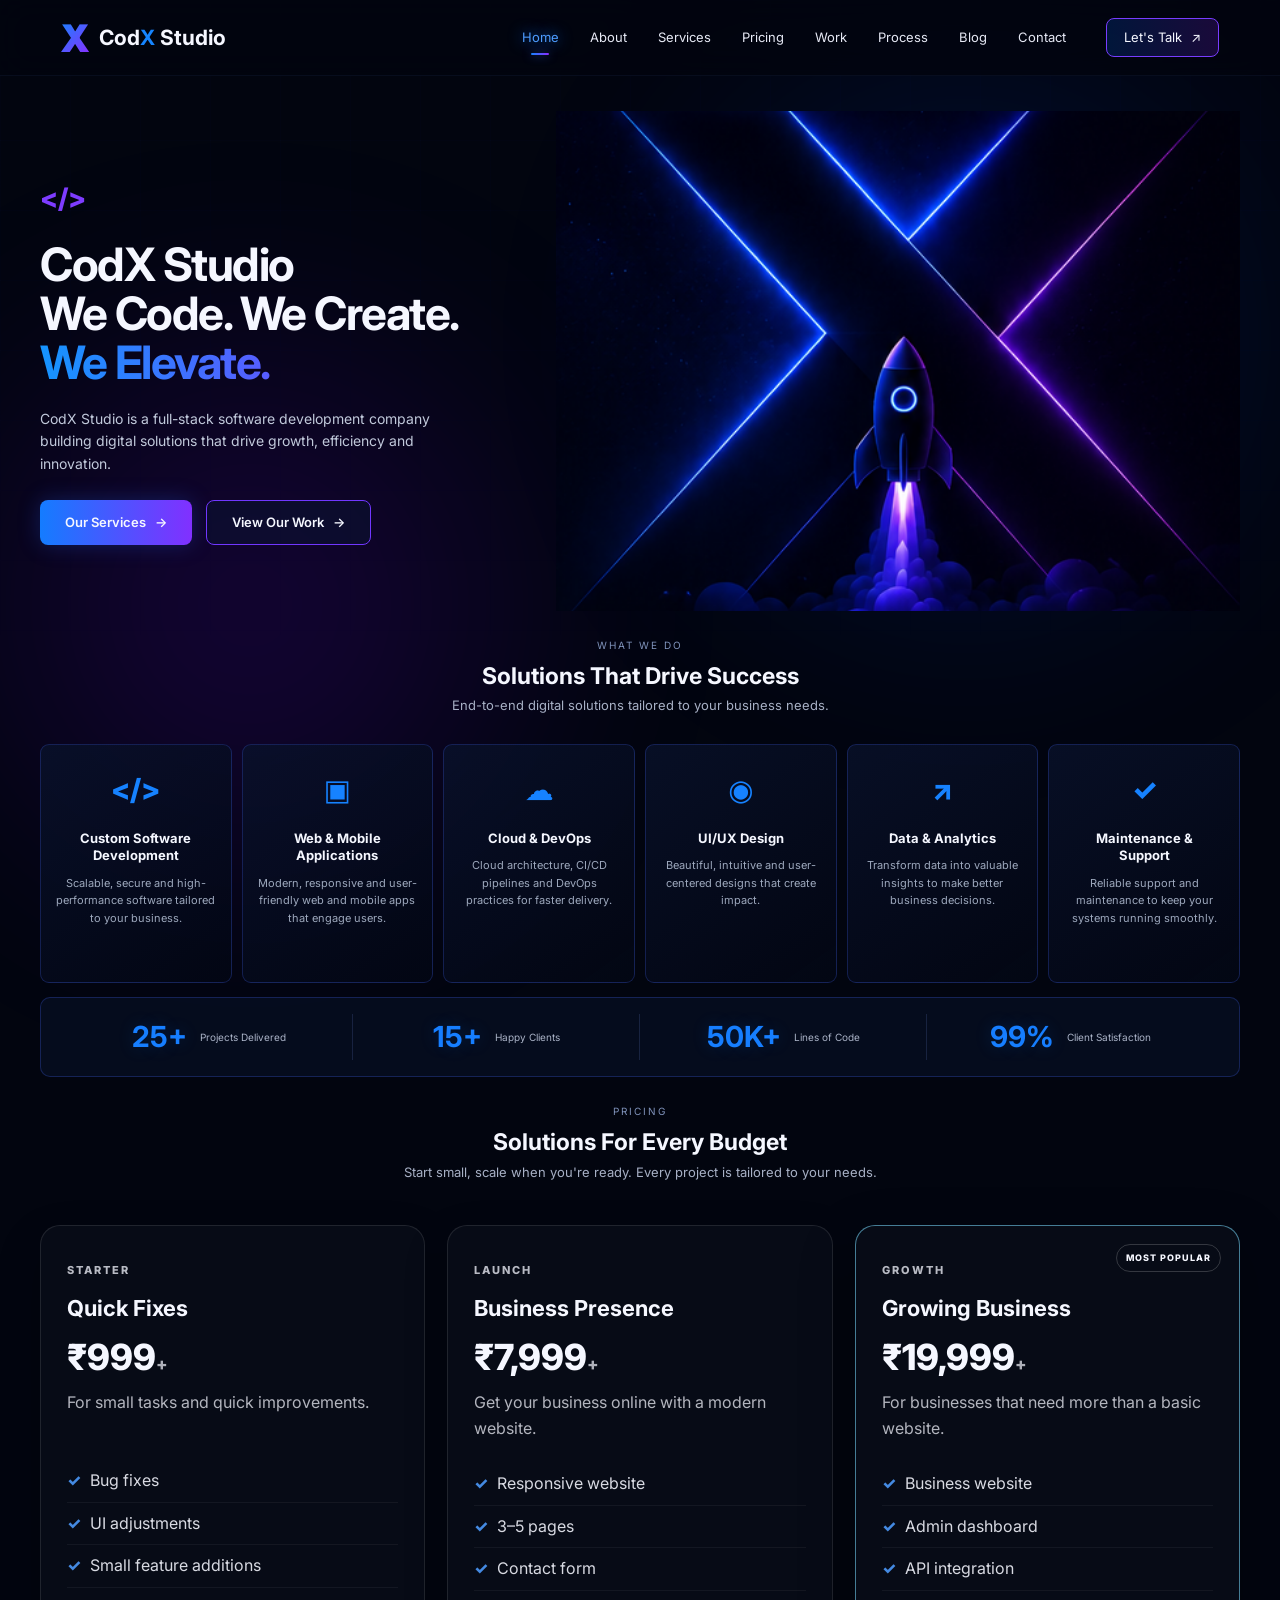
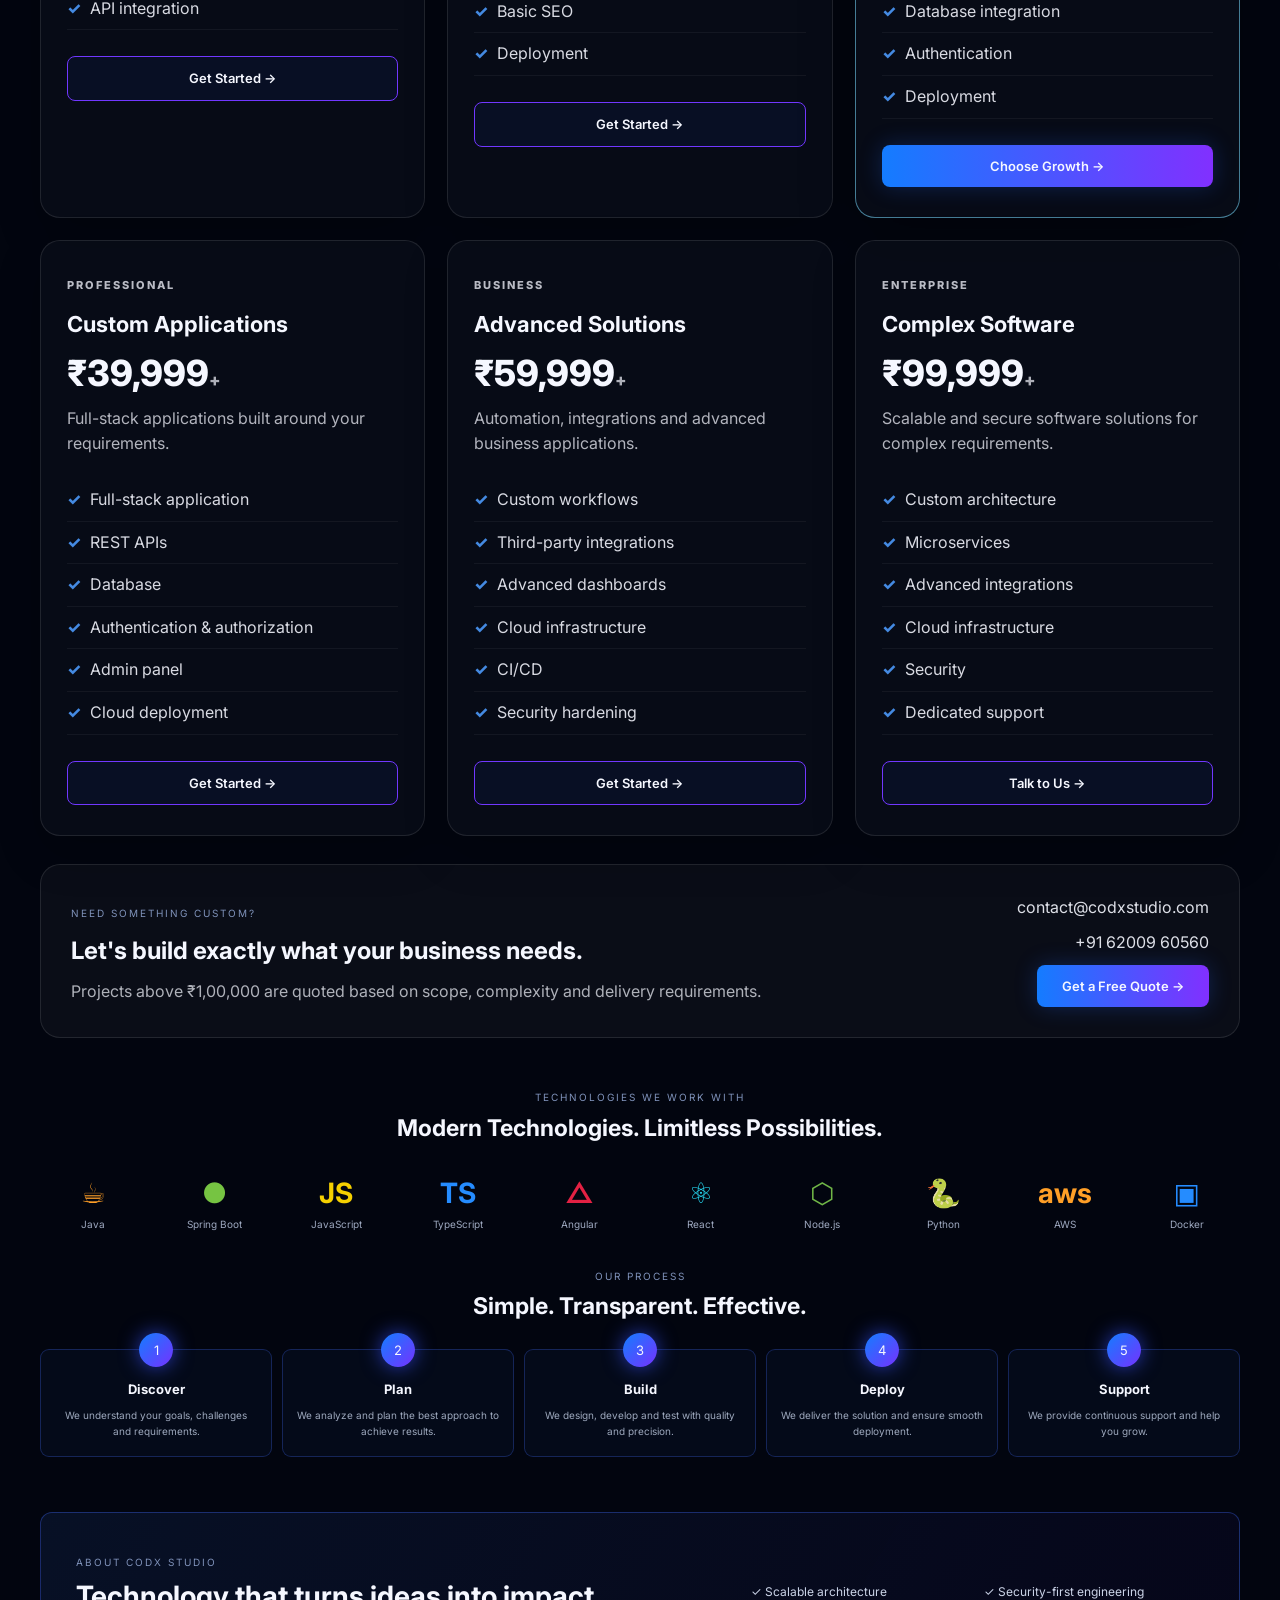
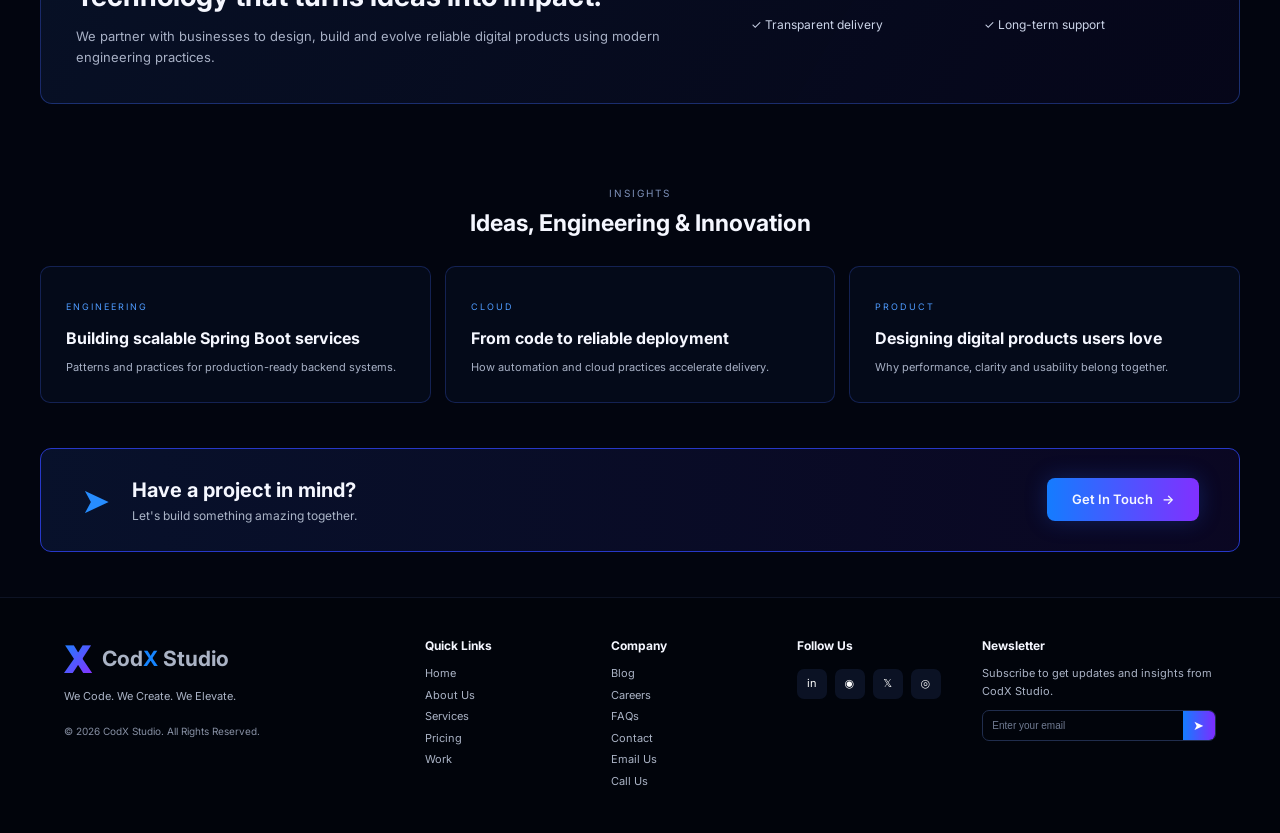
<file: codxstudio_pricing.html>
<!DOCTYPE html>
<html lang="en">
<head>
  <meta charset="UTF-8" />
  <meta name="viewport" content="width=device-width, initial-scale=1.0" />
  <meta name="robots" content="index, follow, max-snippet:-1, max-image-preview:large, max-video-preview:-1" />
  <meta name="description" content="CodX Studio builds custom software, web applications, cloud solutions, and digital products that help businesses grow faster and operate smarter." />
  <meta name="keywords" content="CodX Studio, software development company, custom software, web development, mobile apps, cloud solutions, UI/UX design, digital products" />
  <meta name="author" content="CodX Studio" />
  <meta property="og:title" content="CodX Studio | Custom Software Development Company" />
  <meta property="og:description" content="CodX Studio builds custom software, web applications, cloud solutions, and digital products that help businesses grow faster." />
  <meta property="og:type" content="website" />
  <meta property="og:url" content="https://www.codxstudio.com/" />
  <meta name="twitter:card" content="summary_large_image" />
  <meta name="twitter:title" content="CodX Studio | Custom Software Development Company" />
  <meta name="twitter:description" content="CodX Studio builds custom software, web applications, cloud solutions, and digital products that help businesses grow faster." />
  <link rel="canonical" href="https://www.codxstudio.com/" />
  <title>CodX Studio | Custom Software Development Company</title>
  <link rel="stylesheet" href="css/style.css" />

  <style>
    /* CodX Studio Pricing */
    .pricing {
      position: relative;
    }

    .pricing-grid {
      display: grid;
      grid-template-columns: repeat(3, minmax(0, 1fr));
      gap: 22px;
      margin-top: 42px;
    }

    .pricing-card {
      position: relative;
      padding: 30px 26px;
      border: 1px solid rgba(255,255,255,.10);
      border-radius: 20px;
      background: rgba(10, 14, 25, .72);
      box-shadow: 0 18px 45px rgba(0,0,0,.20);
      transition: transform .25s ease, border-color .25s ease;
    }

    .pricing-card:hover {
      transform: translateY(-6px);
      border-color: rgba(255,255,255,.25);
    }

    .pricing-card.featured {
      border-color: rgba(120, 220, 255, .55);
      box-shadow: 0 20px 55px rgba(0,0,0,.30);
    }

    .pricing-badge {
      display: inline-block;
      font-size: 11px;
      font-weight: 800;
      letter-spacing: 2px;
      opacity: .75;
      margin-bottom: 12px;
    }

    .pricing-card h3 {
      margin: 0 0 12px;
      font-size: 22px;
    }

    .pricing-card .price {
      font-size: 36px;
      font-weight: 800;
      line-height: 1.1;
      margin-bottom: 12px;
    }

    .pricing-card .price span {
      font-size: 17px;
      opacity: .7;
    }

    .pricing-card > p {
      min-height: 48px;
      opacity: .72;
      line-height: 1.6;
    }

    .pricing-card ul {
      list-style: none;
      padding: 0;
      margin: 22px 0 26px;
    }

    .pricing-card li {
      padding: 8px 0;
      opacity: .88;
      border-bottom: 1px solid rgba(255,255,255,.06);
    }

    .pricing-card li::before {
      content: "✓";
      margin-right: 9px;
      font-weight: 800;
    }

    .pricing-card .btn {
      width: 100%;
      text-align: center;
      box-sizing: border-box;
    }

    .popular {
      position: absolute;
      top: 18px;
      right: 18px;
      padding: 6px 9px;
      border-radius: 999px;
      font-size: 9px;
      font-weight: 800;
      letter-spacing: 1px;
      border: 1px solid rgba(255,255,255,.18);
    }

    .pricing-custom {
      margin-top: 28px;
      padding: 30px;
      border-radius: 20px;
      border: 1px solid rgba(255,255,255,.10);
      background: rgba(255,255,255,.035);
      display: flex;
      align-items: center;
      justify-content: space-between;
      gap: 30px;
    }

    .pricing-custom h3 {
      margin: 8px 0;
      font-size: 24px;
    }

    .pricing-custom p {
      margin: 0;
      opacity: .7;
    }

    .pricing-contact {
      display: flex;
      flex-direction: column;
      align-items: flex-end;
      gap: 9px;
      white-space: nowrap;
    }

    .pricing-contact a:not(.btn) {
      text-decoration: none;
      opacity: .9;
    }

    @media (max-width: 1000px) {
      .pricing-grid {
        grid-template-columns: repeat(2, minmax(0, 1fr));
      }

      .pricing-custom {
        flex-direction: column;
        align-items: flex-start;
      }

      .pricing-contact {
        align-items: flex-start;
      }
    }

    @media (max-width: 650px) {
      .pricing-grid {
        grid-template-columns: 1fr;
      }

      .pricing-card {
        padding: 26px 22px;
      }

      .pricing-custom {
        padding: 24px 20px;
      }
    }
  </style>

  <script type="application/ld+json">
    {
      "@context": "https://schema.org",
      "@type": "Organization",
      "name": "CodX Studio",
      "url": "https://www.codxstudio.com",
      "description": "CodX Studio builds custom software, web applications, cloud solutions, and digital products for modern businesses.",
      "sameAs": [
        "https://www.linkedin.com",
        "https://www.instagram.com"
      ]
    }
  </script>
</head>
<body>
  <div class="bg-grid"></div>
  <div class="glow glow-one"></div>
  <div class="glow glow-two"></div>

  <header class="navbar">
    <a href="#home" class="brand">
      <span class="brand-mark">X</span>
      <span>Cod<span class="brand-x">X</span> Studio</span>
    </a>

    <button class="menu-toggle" aria-label="Open menu">☰</button>

    <nav class="nav-links">
      <a class="active" href="#home">Home</a>
      <a href="#about">About</a>
      <a href="#services">Services</a>
      <a href="#pricing">Pricing</a>
      <a href="#work">Work</a>
      <a href="#process">Process</a>
      <a href="#blog">Blog</a>
      <a href="#contact">Contact</a>
      <a class="mobile-talk" href="#contact">Let's Talk ↗</a>
    </nav>

    <a class="nav-cta" href="#contact">Let's Talk <span>↗</span></a>
  </header>

  <main>
    <section id="home" class="hero section">
      <div class="hero-copy">
        <div class="code-symbol">&lt;/&gt;</div>
        <h1>CodX Studio<br />We Code. We Create.<br /><span>We Elevate.</span></h1>
        <p>CodX Studio is a full-stack software development company building digital solutions that drive growth, efficiency and innovation.</p>
        <div class="hero-actions">
          <a class="btn primary" href="#services">Our Services <span>→</span></a>
          <a class="btn secondary" href="#work">View Our Work <span>→</span></a>
        </div>
      </div>

      <div class="hero-art" aria-hidden="true">
        <div class="neon-x x-one"></div>
        <div class="neon-x x-two"></div>
        <div class="rocket">
          <div class="rocket-window"></div>
          <div class="fin fin-left"></div>
          <div class="fin fin-right"></div>
          <div class="flame"><i></i><i></i><i></i></div>
        </div>
        <div class="clouds"></div>
      </div>
    </section>

    <section id="services" class="section services">
      <div class="section-heading">
        <span>WHAT WE DO</span>
        <h2>Solutions That Drive Success</h2>
        <p>End-to-end digital solutions tailored to your business needs.</p>
      </div>

      <div class="service-grid">
        <article class="service-card">
          <div class="service-icon">&lt;/&gt;</div>
          <h3>Custom Software<br />Development</h3>
          <p>Scalable, secure and high-performance software tailored to your business.</p>
          <a class="service-link" href="custom-software-development.html">Learn more →</a>
        </article>
        <article class="service-card">
          <div class="service-icon">▣</div>
          <h3>Web &amp; Mobile<br />Applications</h3>
          <p>Modern, responsive and user-friendly web and mobile apps that engage users.</p>
          <a class="service-link" href="web-development.html">Learn more →</a>
        </article>
        <article class="service-card">
          <div class="service-icon">☁</div>
          <h3>Cloud &amp; DevOps</h3>
          <p>Cloud architecture, CI/CD pipelines and DevOps practices for faster delivery.</p>
        </article>
        <article class="service-card">
          <div class="service-icon">◉</div>
          <h3>UI/UX Design</h3>
          <p>Beautiful, intuitive and user-centered designs that create impact.</p>
        </article>
        <article class="service-card">
          <div class="service-icon">↗</div>
          <h3>Data &amp; Analytics</h3>
          <p>Transform data into valuable insights to make better business decisions.</p>
        </article>
        <article class="service-card">
          <div class="service-icon">✓</div>
          <h3>Maintenance &amp;<br />Support</h3>
          <p>Reliable support and maintenance to keep your systems running smoothly.</p>
        </article>
      </div>

      <div class="stats">
        <div><strong>25+</strong><span>Projects Delivered</span></div>
        <div><strong>15+</strong><span>Happy Clients</span></div>
        <div><strong>50K+</strong><span>Lines of Code</span></div>
        <div><strong>99%</strong><span>Client Satisfaction</span></div>
      </div>
    </section>


    <section id="pricing" class="section pricing">
      <div class="section-heading">
        <span>PRICING</span>
        <h2>Solutions For Every Budget</h2>
        <p>Start small, scale when you're ready. Every project is tailored to your needs.</p>
      </div>

      <div class="pricing-grid">
        <article class="pricing-card">
          <span class="pricing-badge">STARTER</span>
          <h3>Quick Fixes</h3>
          <div class="price">₹999<span>+</span></div>
          <p>For small tasks and quick improvements.</p>
          <ul>
            <li>Bug fixes</li>
            <li>UI adjustments</li>
            <li>Small feature additions</li>
            <li>API integration</li>
          </ul>
          <a class="btn secondary" href="mailto:contact@codxstudio.com?subject=Starter%20Project%20Enquiry">Get Started →</a>
        </article>

        <article class="pricing-card">
          <span class="pricing-badge">LAUNCH</span>
          <h3>Business Presence</h3>
          <div class="price">₹7,999<span>+</span></div>
          <p>Get your business online with a modern website.</p>
          <ul>
            <li>Responsive website</li>
            <li>3–5 pages</li>
            <li>Contact form</li>
            <li>Basic SEO</li>
            <li>Deployment</li>
          </ul>
          <a class="btn secondary" href="mailto:contact@codxstudio.com?subject=Launch%20Package%20Enquiry">Get Started →</a>
        </article>

        <article class="pricing-card featured">
          <span class="pricing-badge">GROWTH</span>
          <div class="popular">MOST POPULAR</div>
          <h3>Growing Business</h3>
          <div class="price">₹19,999<span>+</span></div>
          <p>For businesses that need more than a basic website.</p>
          <ul>
            <li>Business website</li>
            <li>Admin dashboard</li>
            <li>API integration</li>
            <li>Database integration</li>
            <li>Authentication</li>
            <li>Deployment</li>
          </ul>
          <a class="btn primary" href="mailto:contact@codxstudio.com?subject=Growth%20Package%20Enquiry">Choose Growth →</a>
        </article>

        <article class="pricing-card">
          <span class="pricing-badge">PROFESSIONAL</span>
          <h3>Custom Applications</h3>
          <div class="price">₹39,999<span>+</span></div>
          <p>Full-stack applications built around your requirements.</p>
          <ul>
            <li>Full-stack application</li>
            <li>REST APIs</li>
            <li>Database</li>
            <li>Authentication &amp; authorization</li>
            <li>Admin panel</li>
            <li>Cloud deployment</li>
          </ul>
          <a class="btn secondary" href="mailto:contact@codxstudio.com?subject=Professional%20Package%20Enquiry">Get Started →</a>
        </article>

        <article class="pricing-card">
          <span class="pricing-badge">BUSINESS</span>
          <h3>Advanced Solutions</h3>
          <div class="price">₹59,999<span>+</span></div>
          <p>Automation, integrations and advanced business applications.</p>
          <ul>
            <li>Custom workflows</li>
            <li>Third-party integrations</li>
            <li>Advanced dashboards</li>
            <li>Cloud infrastructure</li>
            <li>CI/CD</li>
            <li>Security hardening</li>
          </ul>
          <a class="btn secondary" href="mailto:contact@codxstudio.com?subject=Business%20Package%20Enquiry">Get Started →</a>
        </article>

        <article class="pricing-card">
          <span class="pricing-badge">ENTERPRISE</span>
          <h3>Complex Software</h3>
          <div class="price">₹99,999<span>+</span></div>
          <p>Scalable and secure software solutions for complex requirements.</p>
          <ul>
            <li>Custom architecture</li>
            <li>Microservices</li>
            <li>Advanced integrations</li>
            <li>Cloud infrastructure</li>
            <li>Security</li>
            <li>Dedicated support</li>
          </ul>
          <a class="btn secondary" href="mailto:contact@codxstudio.com?subject=Enterprise%20Package%20Enquiry">Talk to Us →</a>
        </article>
      </div>

      <div class="pricing-custom">
        <div>
          <span class="eyebrow">NEED SOMETHING CUSTOM?</span>
          <h3>Let's build exactly what your business needs.</h3>
          <p>Projects above ₹1,00,000 are quoted based on scope, complexity and delivery requirements.</p>
        </div>
        <div class="pricing-contact">
          <a href="mailto:contact@codxstudio.com">contact@codxstudio.com</a>
          <a href="tel:+916200960560">+91 62009 60560</a>
          <a class="btn primary" href="mailto:contact@codxstudio.com?subject=Custom%20Project%20Quote">Get a Free Quote →</a>
        </div>
      </div>
    </section>

    <section id="work" class="section technologies">
      <div class="section-heading">
        <span>TECHNOLOGIES WE WORK WITH</span>
        <h2>Modern Technologies. Limitless Possibilities.</h2>
      </div>
      <div class="tech-grid">
        <div><b>☕</b><span>Java</span></div>
        <div><b>●</b><span>Spring Boot</span></div>
        <div><b>JS</b><span>JavaScript</span></div>
        <div><b>TS</b><span>TypeScript</span></div>
        <div><b>△</b><span>Angular</span></div>
        <div><b>⚛</b><span>React</span></div>
        <div><b>⬡</b><span>Node.js</span></div>
        <div><b>🐍</b><span>Python</span></div>
        <div><b>aws</b><span>AWS</span></div>
        <div><b>▣</b><span>Docker</span></div>
      </div>
    </section>

    <section id="process" class="section process">
      <div class="section-heading">
        <span>OUR PROCESS</span>
        <h2>Simple. Transparent. Effective.</h2>
      </div>
      <div class="process-grid">
        <article><i>1</i><h3>Discover</h3><p>We understand your goals, challenges and requirements.</p></article>
        <article><i>2</i><h3>Plan</h3><p>We analyze and plan the best approach to achieve results.</p></article>
        <article><i>3</i><h3>Build</h3><p>We design, develop and test with quality and precision.</p></article>
        <article><i>4</i><h3>Deploy</h3><p>We deliver the solution and ensure smooth deployment.</p></article>
        <article><i>5</i><h3>Support</h3><p>We provide continuous support and help you grow.</p></article>
      </div>
    </section>

    <section id="about" class="section about">
      <div class="about-card">
        <div>
          <span class="eyebrow">ABOUT CODX STUDIO</span>
          <h2>Technology that turns ideas into impact.</h2>
          <p>We partner with businesses to design, build and evolve reliable digital products using modern engineering practices.</p>
        </div>
        <div class="about-points">
          <span>✓ Scalable architecture</span>
          <span>✓ Security-first engineering</span>
          <span>✓ Transparent delivery</span>
          <span>✓ Long-term support</span>
        </div>
      </div>
    </section>

    <section id="blog" class="section blog">
      <div class="section-heading">
        <span>INSIGHTS</span>
        <h2>Ideas, Engineering &amp; Innovation</h2>
      </div>
      <div class="blog-grid">
        <article><span>ENGINEERING</span><h3>Building scalable Spring Boot services</h3><p>Patterns and practices for production-ready backend systems.</p></article>
        <article><span>CLOUD</span><h3>From code to reliable deployment</h3><p>How automation and cloud practices accelerate delivery.</p></article>
        <article><span>PRODUCT</span><h3>Designing digital products users love</h3><p>Why performance, clarity and usability belong together.</p></article>
      </div>
    </section>

    <section id="contact" class="section contact">
      <div class="contact-card">
        <div class="contact-icon">➤</div>
        <div>
          <h2>Have a project in mind?</h2>
          <p>Let's build something amazing together.</p>
        </div>
        <a class="btn primary" href="mailto:contact@codxstudio.com">Get In Touch <span>→</span></a>
      </div>
    </section>
  </main>

  <footer>
    <div class="footer-brand">
      <a href="#home" class="brand"><span class="brand-mark">X</span><span>Cod<span class="brand-x">X</span> Studio</span></a>
      <p>We Code. We Create. We Elevate.</p>
      <small>© 2026 CodX Studio. All Rights Reserved.</small>
    </div>
    <div>
      <h4>Quick Links</h4>
      <a href="#home">Home</a><a href="#about">About Us</a><a href="#services">Services</a><a href="#pricing">Pricing</a><a href="#work">Work</a>
    </div>
    <div>
      <h4>Company</h4>
      <a href="#blog">Blog</a><a href="#">Careers</a><a href="#">FAQs</a><a href="#contact">Contact</a><a href="mailto:contact@codxstudio.com">Email Us</a><a href="tel:+916200960560">Call Us</a>
    </div>
    <div>
      <h4>Follow Us</h4>
      <div class="socials"><a href="#">in</a><a href="#">◉</a><a href="#">𝕏</a><a href="#">◎</a></div>
    </div>
    <div>
      <h4>Newsletter</h4>
      <p>Subscribe to get updates and insights from CodX Studio.</p>
      <form id="newsletter">
        <input type="email" placeholder="Enter your email" required />
        <button type="submit">➤</button>
      </form>
    </div>
  </footer>

  <script src="js/main.js"></script>
</body>
</html>
</file>
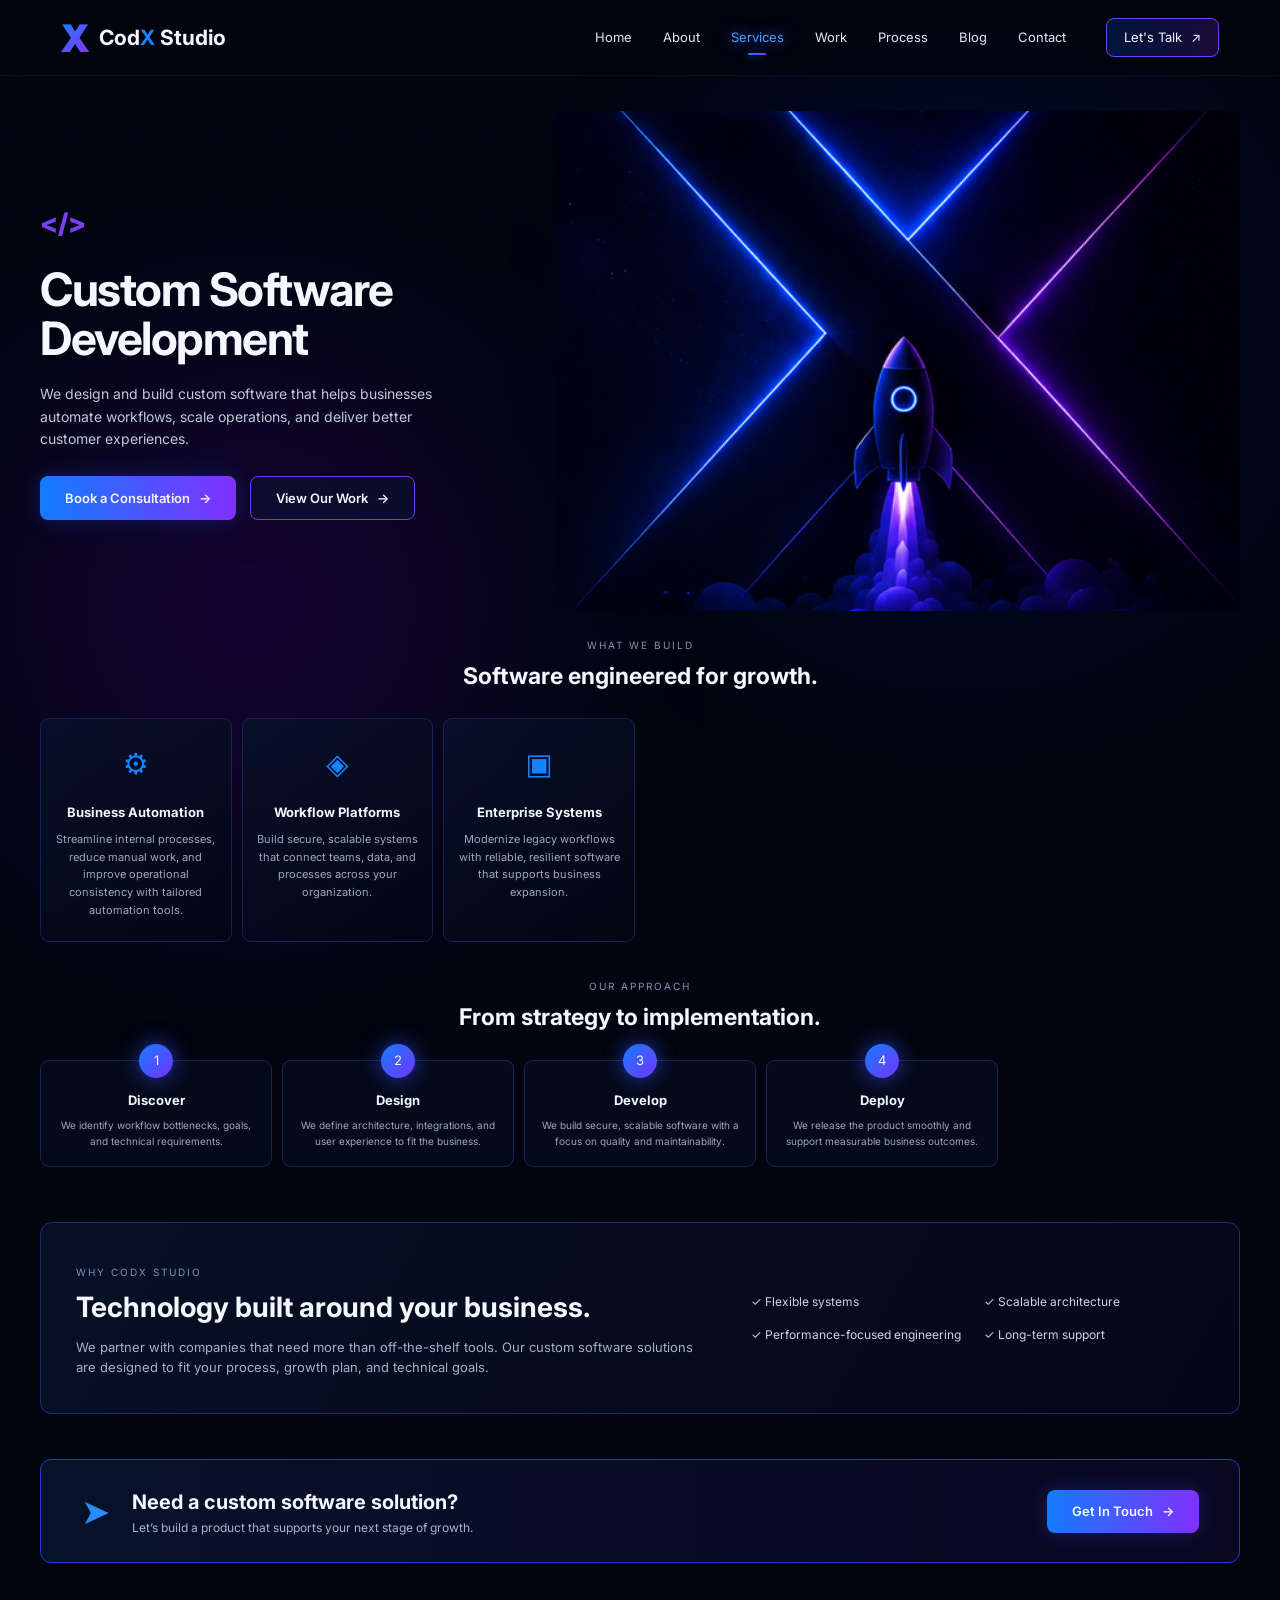
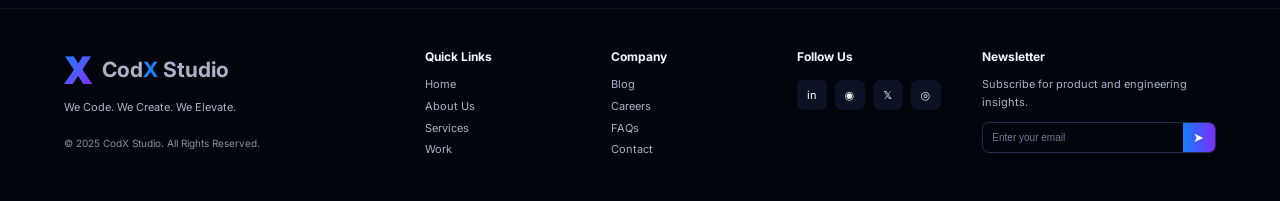
<file: custom-software-development.html>
<!DOCTYPE html>
<html lang="en">
<head>
  <meta charset="UTF-8" />
  <meta name="viewport" content="width=device-width, initial-scale=1.0" />
  <title>Custom Software Development Company | CodX Studio</title>
  <meta name="description" content="CodX Studio builds custom software solutions for businesses that need scalable systems, automation, digital transformation, and better operational efficiency." />
  <meta name="robots" content="index, follow" />
  <meta name="canonical" content="https://www.codxstudio.com/custom-software-development.html" />
  <meta property="og:title" content="Custom Software Development Company | CodX Studio" />
  <meta property="og:description" content="Scalable custom software solutions for growing businesses." />
  <meta property="og:type" content="website" />
  <meta property="og:url" content="https://www.codxstudio.com/custom-software-development.html" />
  <link rel="canonical" href="https://www.codxstudio.com/custom-software-development.html" />
  <link rel="stylesheet" href="css/style.css" />
</head>
<body>
  <div class="bg-grid"></div>
  <div class="glow glow-one"></div>
  <div class="glow glow-two"></div>

  <header class="navbar">
    <a href="index.html" class="brand">
      <span class="brand-mark">X</span>
      <span>Cod<span class="brand-x">X</span> Studio</span>
    </a>

    <button class="menu-toggle" aria-label="Open menu">☰</button>

    <nav class="nav-links">
      <a href="index.html#home">Home</a>
      <a href="index.html#about">About</a>
      <a class="active" href="custom-software-development.html">Services</a>
      <a href="index.html#work">Work</a>
      <a href="index.html#process">Process</a>
      <a href="index.html#blog">Blog</a>
      <a href="index.html#contact">Contact</a>
    </nav>

    <a class="nav-cta" href="index.html#contact">Let's Talk <span>↗</span></a>
  </header>

  <main>
    <section class="hero section service-page-hero">
      <div class="hero-copy">
        <div class="code-symbol">&lt;/&gt;</div>
        <h1>Custom Software<br />Development</h1>
        <p>We design and build custom software that helps businesses automate workflows, scale operations, and deliver better customer experiences.</p>
        <div class="hero-actions">
          <a class="btn primary" href="index.html#contact">Book a Consultation <span>→</span></a>
          <a class="btn secondary" href="index.html#work">View Our Work <span>→</span></a>
        </div>
      </div>

      <div class="hero-art" aria-hidden="true">
        <div class="neon-x x-one"></div>
        <div class="neon-x x-two"></div>
        <div class="rocket">
          <div class="rocket-window"></div>
          <div class="fin fin-left"></div>
          <div class="fin fin-right"></div>
          <div class="flame"><i></i><i></i><i></i></div>
        </div>
        <div class="clouds"></div>
      </div>
    </section>

    <section class="section services">
      <div class="section-heading">
        <span>WHAT WE BUILD</span>
        <h2>Software engineered for growth.</h2>
      </div>

      <div class="service-grid">
        <article class="service-card">
          <div class="service-icon">⚙</div>
          <h3>Business Automation</h3>
          <p>Streamline internal processes, reduce manual work, and improve operational consistency with tailored automation tools.</p>
        </article>
        <article class="service-card">
          <div class="service-icon">◈</div>
          <h3>Workflow Platforms</h3>
          <p>Build secure, scalable systems that connect teams, data, and processes across your organization.</p>
        </article>
        <article class="service-card">
          <div class="service-icon">▣</div>
          <h3>Enterprise Systems</h3>
          <p>Modernize legacy workflows with reliable, resilient software that supports business expansion.</p>
        </article>
      </div>
    </section>

    <section class="section process">
      <div class="section-heading">
        <span>OUR APPROACH</span>
        <h2>From strategy to implementation.</h2>
      </div>
      <div class="process-grid">
        <article><i>1</i><h3>Discover</h3><p>We identify workflow bottlenecks, goals, and technical requirements.</p></article>
        <article><i>2</i><h3>Design</h3><p>We define architecture, integrations, and user experience to fit the business.</p></article>
        <article><i>3</i><h3>Develop</h3><p>We build secure, scalable software with a focus on quality and maintainability.</p></article>
        <article><i>4</i><h3>Deploy</h3><p>We release the product smoothly and support measurable business outcomes.</p></article>
      </div>
    </section>

    <section class="section about">
      <div class="about-card">
        <div>
          <span class="eyebrow">WHY CODX STUDIO</span>
          <h2>Technology built around your business.</h2>
          <p>We partner with companies that need more than off-the-shelf tools. Our custom software solutions are designed to fit your process, growth plan, and technical goals.</p>
        </div>
        <div class="about-points">
          <span>✓ Flexible systems</span>
          <span>✓ Scalable architecture</span>
          <span>✓ Performance-focused engineering</span>
          <span>✓ Long-term support</span>
        </div>
      </div>
    </section>

    <section id="contact" class="section contact">
      <div class="contact-card">
        <div class="contact-icon">➤</div>
        <div>
          <h2>Need a custom software solution?</h2>
          <p>Let’s build a product that supports your next stage of growth.</p>
        </div>
        <a class="btn primary" href="mailto:contact@codxstudio.com">Get In Touch <span>→</span></a>
      </div>
    </section>
  </main>

  <footer>
    <div class="footer-brand">
      <a href="index.html" class="brand"><span class="brand-mark">X</span><span>Cod<span class="brand-x">X</span> Studio</span></a>
      <p>We Code. We Create. We Elevate.</p>
      <small>© 2025 CodX Studio. All Rights Reserved.</small>
    </div>
    <div>
      <h4>Quick Links</h4>
      <a href="index.html#home">Home</a><a href="index.html#about">About Us</a><a href="index.html#services">Services</a><a href="index.html#work">Work</a>
    </div>
    <div>
      <h4>Company</h4>
      <a href="index.html#blog">Blog</a><a href="#">Careers</a><a href="#">FAQs</a><a href="index.html#contact">Contact</a>
    </div>
    <div>
      <h4>Follow Us</h4>
      <div class="socials"><a href="#">in</a><a href="#">◉</a><a href="#">𝕏</a><a href="#">◎</a></div>
    </div>
    <div>
      <h4>Newsletter</h4>
      <p>Subscribe for product and engineering insights.</p>
      <form id="newsletter">
        <input type="email" placeholder="Enter your email" required />
        <button type="submit">➤</button>
      </form>
    </div>
  </footer>

  <script src="js/main.js"></script>
</body>
</html>
</file>
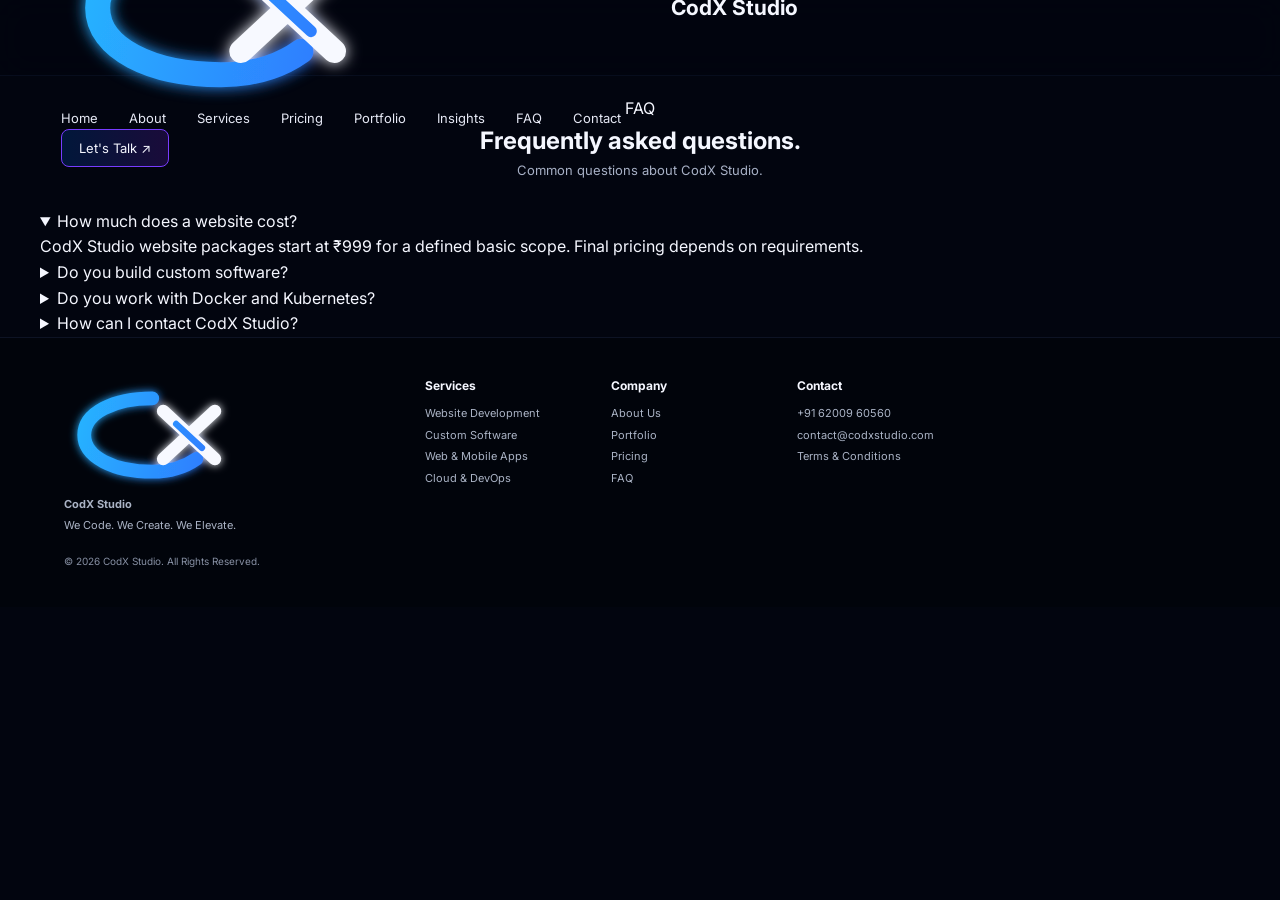
<file: faq.html>
<!doctype html><html lang="en"><head><meta charset="utf-8"><meta name="viewport" content="width=device-width,initial-scale=1"><meta name="robots" content="index,follow,max-snippet:-1,max-image-preview:large"><meta name="description" content="Frequently asked questions about CodX Studio website development, custom software, Docker, Kubernetes, pricing and support."><link rel="canonical" href="https://codxstudio.com/faq.html"><meta property="og:title" content="CodX Studio FAQ | Website & Software Development"><meta property="og:description" content="Frequently asked questions about CodX Studio website development, custom software, Docker, Kubernetes, pricing and support."><meta property="og:type" content="website"><meta property="og:url" content="https://codxstudio.com/faq.html"><title>CodX Studio FAQ | Website & Software Development</title><link rel="stylesheet" href="css/style.css"><script type="application/ld+json">{"@context": "https://schema.org", "@type": "FAQPage", "mainEntity": [{"@type": "Question", "name": "How much does a website cost?", "acceptedAnswer": {"@type": "Answer", "text": "CodX Studio website packages start at ₹999 for a defined basic scope. Final pricing depends on requirements."}}, {"@type": "Question", "name": "Do you build custom software?", "acceptedAnswer": {"@type": "Answer", "text": "Yes. CodX Studio builds custom web applications, dashboards, APIs, workflow systems and business software."}}, {"@type": "Question", "name": "Do you work with Docker and Kubernetes?", "acceptedAnswer": {"@type": "Answer", "text": "Yes. Docker, Kubernetes, CI/CD and cloud technologies are part of the technology stack for suitable projects."}}, {"@type": "Question", "name": "How can I contact CodX Studio?", "acceptedAnswer": {"@type": "Answer", "text": "Call +91 62009 60560 or email contact@codxstudio.com."}}]}</script></head><body><header class="navbar"><div class="container nav-inner"><a href="index.html" class="brand"><img src="assets/logo.svg" alt="CodX Studio logo"><span class="brand-name">Cod<span>X</span> Studio</span></a><button class="menu-toggle" aria-label="Open menu">☰</button><nav class="nav-links"><a href="index.html">Home</a><a href="about.html">About</a><a href="services.html">Services</a><a href="pricing.html">Pricing</a><a href="portfolio.html">Portfolio</a><a href="blog.html">Insights</a><a href="faq.html">FAQ</a><a href="index.html#contact">Contact</a></nav><a class="nav-cta" href="index.html#contact">Let's Talk ↗</a></div></header><main><section class="container section faq"><div class="section-heading"><div class="label">FAQ</div><h1>Frequently asked questions.</h1><p>Common questions about CodX Studio.</p></div><details open><summary>How much does a website cost?</summary><p>CodX Studio website packages start at ₹999 for a defined basic scope. Final pricing depends on requirements.</p></details><details><summary>Do you build custom software?</summary><p>Yes. CodX Studio builds custom web applications, dashboards, APIs, workflow systems and business software.</p></details><details><summary>Do you work with Docker and Kubernetes?</summary><p>Yes. Docker, Kubernetes, CI/CD and cloud technologies are part of the technology stack for suitable projects.</p></details><details><summary>How can I contact CodX Studio?</summary><p>Call +91 62009 60560 or email contact@codxstudio.com.</p></details></section></main><footer><div><a class="footer-brand" href="index.html"><img src="assets/logo.svg" alt="CodX Studio"><strong>CodX Studio</strong></a><p>We Code. We Create. We Elevate.</p><small>© <span id="year">2026</span> CodX Studio. All Rights Reserved.</small></div><div><h4>Services</h4><a href="services.html#website">Website Development</a><a href="services.html#software">Custom Software</a><a href="services.html#apps">Web &amp; Mobile Apps</a><a href="services.html#cloud">Cloud &amp; DevOps</a></div><div><h4>Company</h4><a href="about.html">About Us</a><a href="portfolio.html">Portfolio</a><a href="pricing.html">Pricing</a><a href="faq.html">FAQ</a></div><div><h4>Contact</h4><a href="tel:+916200960560">+91 62009 60560</a><a href="mailto:contact@codxstudio.com">contact@codxstudio.com</a><a href="terms-and-conditions.html">Terms &amp; Conditions</a></div></footer><script src="js/main.js"></script></body></html>
</file>
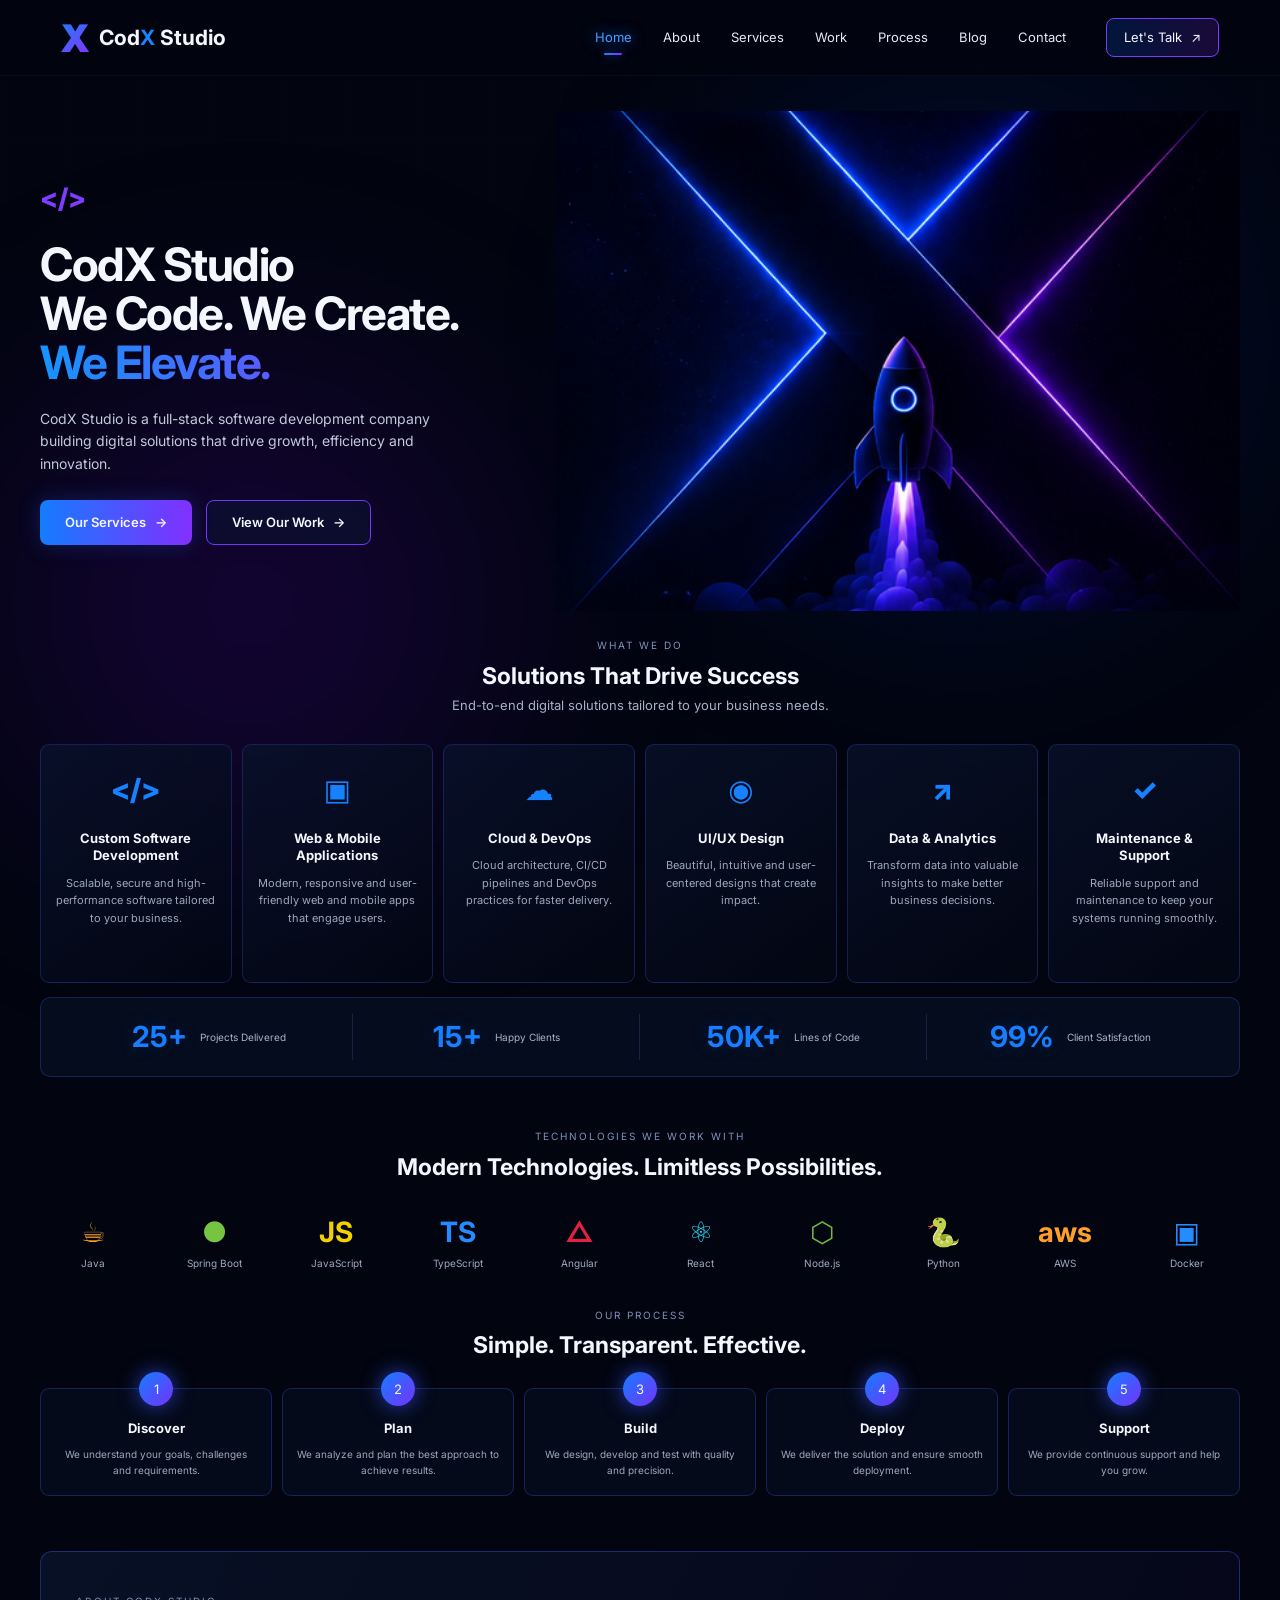
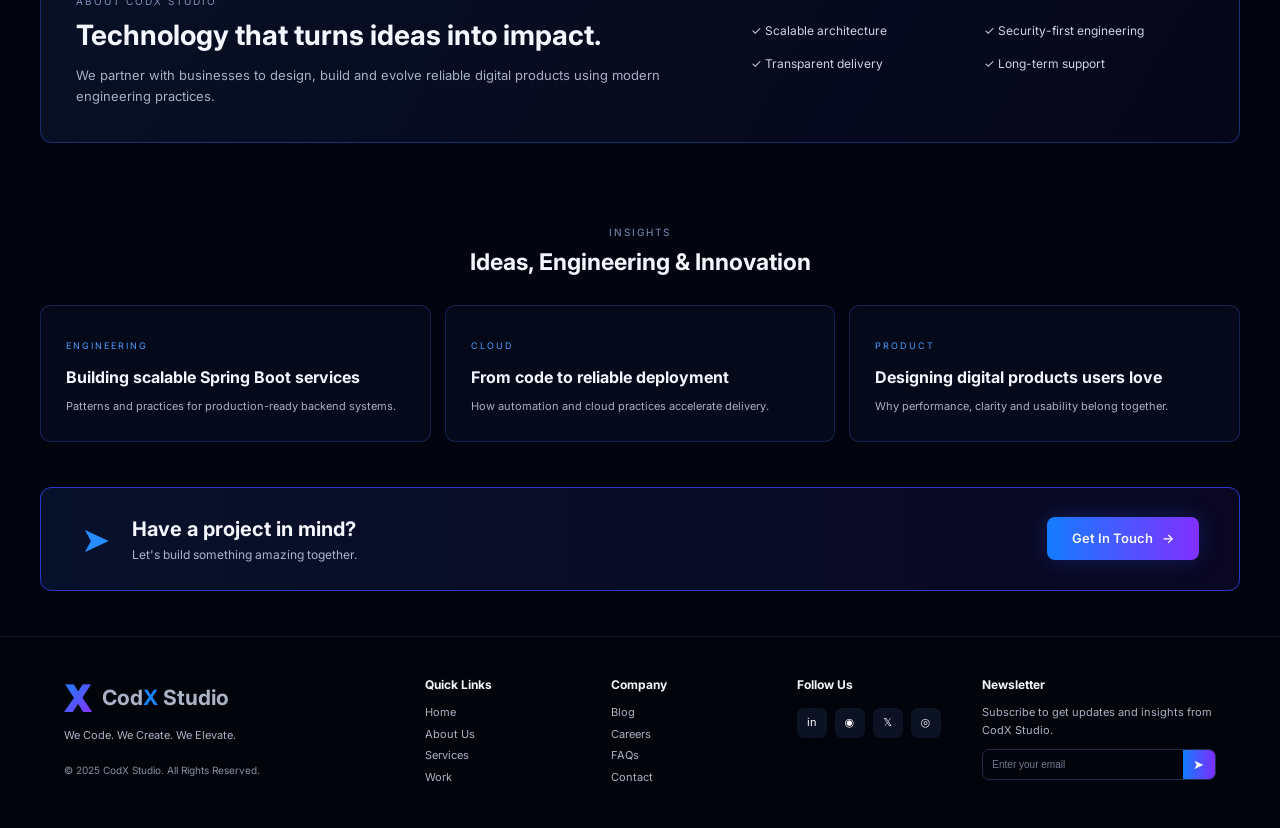
<file: index_old.html>
<!DOCTYPE html>
<html lang="en">
<head>
  <meta charset="UTF-8" />
  <meta name="viewport" content="width=device-width, initial-scale=1.0" />
  <meta name="robots" content="index, follow, max-snippet:-1, max-image-preview:large, max-video-preview:-1" />
  <meta name="description" content="CodX Studio builds custom software, web applications, cloud solutions, and digital products that help businesses grow faster and operate smarter." />
  <meta name="keywords" content="CodX Studio, software development company, custom software, web development, mobile apps, cloud solutions, UI/UX design, digital products" />
  <meta name="author" content="CodX Studio" />
  <meta property="og:title" content="CodX Studio | Custom Software Development Company" />
  <meta property="og:description" content="CodX Studio builds custom software, web applications, cloud solutions, and digital products that help businesses grow faster." />
  <meta property="og:type" content="website" />
  <meta property="og:url" content="https://www.codxstudio.com/" />
  <meta name="twitter:card" content="summary_large_image" />
  <meta name="twitter:title" content="CodX Studio | Custom Software Development Company" />
  <meta name="twitter:description" content="CodX Studio builds custom software, web applications, cloud solutions, and digital products that help businesses grow faster." />
  <link rel="canonical" href="https://www.codxstudio.com/" />
  <title>CodX Studio | Custom Software Development Company</title>
  <link rel="stylesheet" href="css/style.css" />
  <script type="application/ld+json">
    {
      "@context": "https://schema.org",
      "@type": "Organization",
      "name": "CodX Studio",
      "url": "https://www.codxstudio.com",
      "description": "CodX Studio builds custom software, web applications, cloud solutions, and digital products for modern businesses.",
      "sameAs": [
        "https://www.linkedin.com",
        "https://www.instagram.com"
      ]
    }
  </script>
</head>
<body>
  <div class="bg-grid"></div>
  <div class="glow glow-one"></div>
  <div class="glow glow-two"></div>

  <header class="navbar">
    <a href="#home" class="brand">
      <span class="brand-mark">X</span>
      <span>Cod<span class="brand-x">X</span> Studio</span>
    </a>

    <button class="menu-toggle" aria-label="Open menu">☰</button>

    <nav class="nav-links">
      <a class="active" href="#home">Home</a>
      <a href="#about">About</a>
      <a href="#services">Services</a>
      <a href="#work">Work</a>
      <a href="#process">Process</a>
      <a href="#blog">Blog</a>
      <a href="#contact">Contact</a>
      <a class="mobile-talk" href="#contact">Let's Talk ↗</a>
    </nav>

    <a class="nav-cta" href="#contact">Let's Talk <span>↗</span></a>
  </header>

  <main>
    <section id="home" class="hero section">
      <div class="hero-copy">
        <div class="code-symbol">&lt;/&gt;</div>
        <h1>CodX Studio<br />We Code. We Create.<br /><span>We Elevate.</span></h1>
        <p>CodX Studio is a full-stack software development company building digital solutions that drive growth, efficiency and innovation.</p>
        <div class="hero-actions">
          <a class="btn primary" href="#services">Our Services <span>→</span></a>
          <a class="btn secondary" href="#work">View Our Work <span>→</span></a>
        </div>
      </div>

      <div class="hero-art" aria-hidden="true">
        <div class="neon-x x-one"></div>
        <div class="neon-x x-two"></div>
        <div class="rocket">
          <div class="rocket-window"></div>
          <div class="fin fin-left"></div>
          <div class="fin fin-right"></div>
          <div class="flame"><i></i><i></i><i></i></div>
        </div>
        <div class="clouds"></div>
      </div>
    </section>

    <section id="services" class="section services">
      <div class="section-heading">
        <span>WHAT WE DO</span>
        <h2>Solutions That Drive Success</h2>
        <p>End-to-end digital solutions tailored to your business needs.</p>
      </div>

      <div class="service-grid">
        <article class="service-card">
          <div class="service-icon">&lt;/&gt;</div>
          <h3>Custom Software<br />Development</h3>
          <p>Scalable, secure and high-performance software tailored to your business.</p>
          <a class="service-link" href="custom-software-development.html">Learn more →</a>
        </article>
        <article class="service-card">
          <div class="service-icon">▣</div>
          <h3>Web &amp; Mobile<br />Applications</h3>
          <p>Modern, responsive and user-friendly web and mobile apps that engage users.</p>
          <a class="service-link" href="web-development.html">Learn more →</a>
        </article>
        <article class="service-card">
          <div class="service-icon">☁</div>
          <h3>Cloud &amp; DevOps</h3>
          <p>Cloud architecture, CI/CD pipelines and DevOps practices for faster delivery.</p>
        </article>
        <article class="service-card">
          <div class="service-icon">◉</div>
          <h3>UI/UX Design</h3>
          <p>Beautiful, intuitive and user-centered designs that create impact.</p>
        </article>
        <article class="service-card">
          <div class="service-icon">↗</div>
          <h3>Data &amp; Analytics</h3>
          <p>Transform data into valuable insights to make better business decisions.</p>
        </article>
        <article class="service-card">
          <div class="service-icon">✓</div>
          <h3>Maintenance &amp;<br />Support</h3>
          <p>Reliable support and maintenance to keep your systems running smoothly.</p>
        </article>
      </div>

      <div class="stats">
        <div><strong>25+</strong><span>Projects Delivered</span></div>
        <div><strong>15+</strong><span>Happy Clients</span></div>
        <div><strong>50K+</strong><span>Lines of Code</span></div>
        <div><strong>99%</strong><span>Client Satisfaction</span></div>
      </div>
    </section>

    <section id="work" class="section technologies">
      <div class="section-heading">
        <span>TECHNOLOGIES WE WORK WITH</span>
        <h2>Modern Technologies. Limitless Possibilities.</h2>
      </div>
      <div class="tech-grid">
        <div><b>☕</b><span>Java</span></div>
        <div><b>●</b><span>Spring Boot</span></div>
        <div><b>JS</b><span>JavaScript</span></div>
        <div><b>TS</b><span>TypeScript</span></div>
        <div><b>△</b><span>Angular</span></div>
        <div><b>⚛</b><span>React</span></div>
        <div><b>⬡</b><span>Node.js</span></div>
        <div><b>🐍</b><span>Python</span></div>
        <div><b>aws</b><span>AWS</span></div>
        <div><b>▣</b><span>Docker</span></div>
      </div>
    </section>

    <section id="process" class="section process">
      <div class="section-heading">
        <span>OUR PROCESS</span>
        <h2>Simple. Transparent. Effective.</h2>
      </div>
      <div class="process-grid">
        <article><i>1</i><h3>Discover</h3><p>We understand your goals, challenges and requirements.</p></article>
        <article><i>2</i><h3>Plan</h3><p>We analyze and plan the best approach to achieve results.</p></article>
        <article><i>3</i><h3>Build</h3><p>We design, develop and test with quality and precision.</p></article>
        <article><i>4</i><h3>Deploy</h3><p>We deliver the solution and ensure smooth deployment.</p></article>
        <article><i>5</i><h3>Support</h3><p>We provide continuous support and help you grow.</p></article>
      </div>
    </section>

    <section id="about" class="section about">
      <div class="about-card">
        <div>
          <span class="eyebrow">ABOUT CODX STUDIO</span>
          <h2>Technology that turns ideas into impact.</h2>
          <p>We partner with businesses to design, build and evolve reliable digital products using modern engineering practices.</p>
        </div>
        <div class="about-points">
          <span>✓ Scalable architecture</span>
          <span>✓ Security-first engineering</span>
          <span>✓ Transparent delivery</span>
          <span>✓ Long-term support</span>
        </div>
      </div>
    </section>

    <section id="blog" class="section blog">
      <div class="section-heading">
        <span>INSIGHTS</span>
        <h2>Ideas, Engineering &amp; Innovation</h2>
      </div>
      <div class="blog-grid">
        <article><span>ENGINEERING</span><h3>Building scalable Spring Boot services</h3><p>Patterns and practices for production-ready backend systems.</p></article>
        <article><span>CLOUD</span><h3>From code to reliable deployment</h3><p>How automation and cloud practices accelerate delivery.</p></article>
        <article><span>PRODUCT</span><h3>Designing digital products users love</h3><p>Why performance, clarity and usability belong together.</p></article>
      </div>
    </section>

    <section id="contact" class="section contact">
      <div class="contact-card">
        <div class="contact-icon">➤</div>
        <div>
          <h2>Have a project in mind?</h2>
          <p>Let's build something amazing together.</p>
        </div>
        <a class="btn primary" href="mailto:contact@codxstudio.com">Get In Touch <span>→</span></a>
      </div>
    </section>
  </main>

  <footer>
    <div class="footer-brand">
      <a href="#home" class="brand"><span class="brand-mark">X</span><span>Cod<span class="brand-x">X</span> Studio</span></a>
      <p>We Code. We Create. We Elevate.</p>
      <small>© 2025 CodX Studio. All Rights Reserved.</small>
    </div>
    <div>
      <h4>Quick Links</h4>
      <a href="#home">Home</a><a href="#about">About Us</a><a href="#services">Services</a><a href="#work">Work</a>
    </div>
    <div>
      <h4>Company</h4>
      <a href="#blog">Blog</a><a href="#">Careers</a><a href="#">FAQs</a><a href="#contact">Contact</a>
    </div>
    <div>
      <h4>Follow Us</h4>
      <div class="socials"><a href="#">in</a><a href="#">◉</a><a href="#">𝕏</a><a href="#">◎</a></div>
    </div>
    <div>
      <h4>Newsletter</h4>
      <p>Subscribe to get updates and insights from CodX Studio.</p>
      <form id="newsletter">
        <input type="email" placeholder="Enter your email" required />
        <button type="submit">➤</button>
      </form>
    </div>
  </footer>

  <script src="js/main.js"></script>
</body>
</html>
</file>
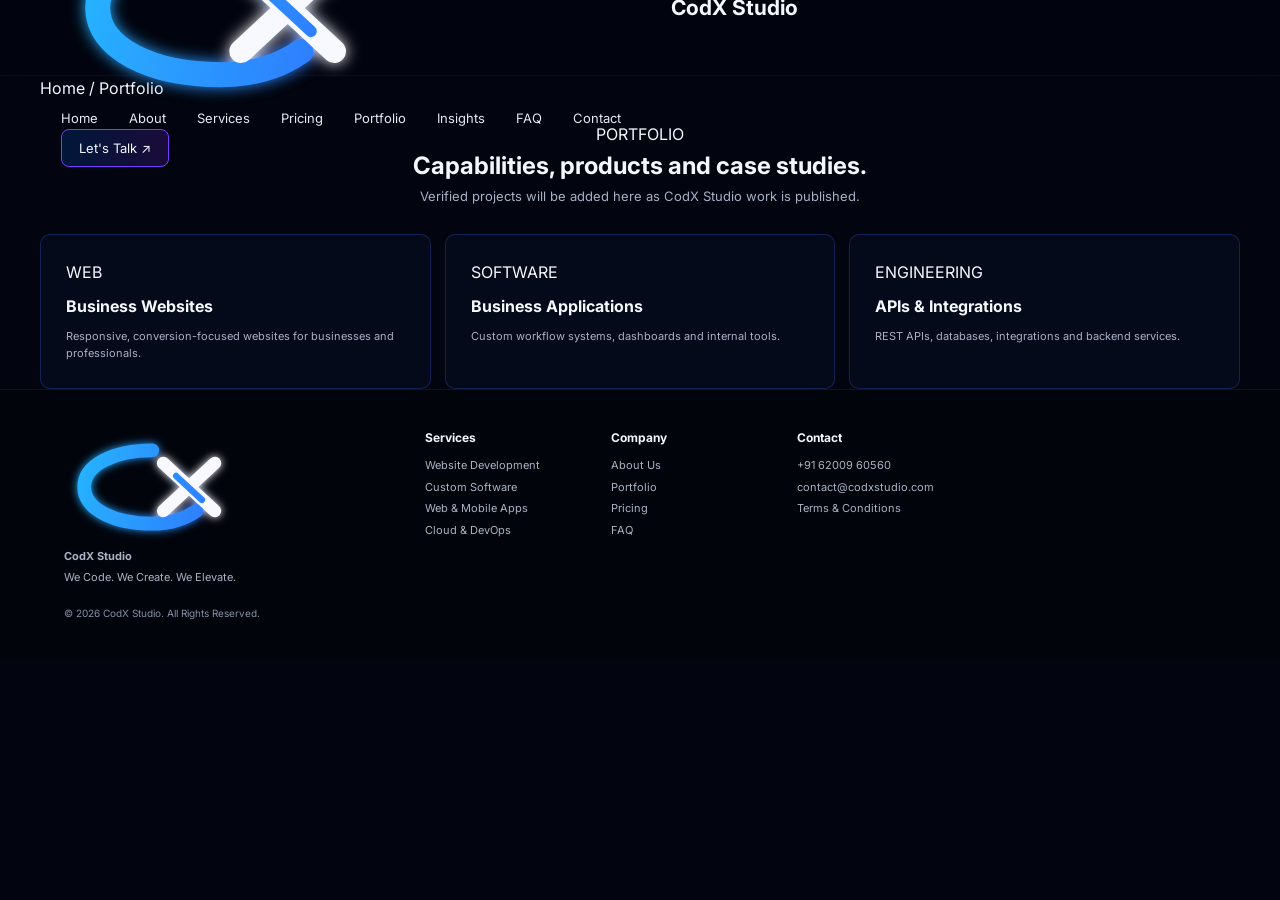
<file: portfolio.html>
<!doctype html><html lang="en"><head><meta charset="utf-8"><meta name="viewport" content="width=device-width,initial-scale=1"><meta name="robots" content="index,follow,max-snippet:-1,max-image-preview:large"><meta name="description" content="Explore CodX Studio's web development, custom software, API and digital product capabilities. Verified case studies will be published as projects are completed."><link rel="canonical" href="https://codxstudio.com/portfolio.html"><meta property="og:title" content="CodX Studio Portfolio | Websites, Software & APIs"><meta property="og:description" content="Explore CodX Studio's web development, custom software, API and digital product capabilities. Verified case studies will be published as projects are completed."><meta property="og:type" content="website"><meta property="og:url" content="https://codxstudio.com/portfolio.html"><title>CodX Studio Portfolio | Websites, Software & APIs</title><link rel="stylesheet" href="css/style.css"></head><body><header class="navbar"><div class="container nav-inner"><a href="index.html" class="brand"><img src="assets/logo.svg" alt="CodX Studio logo"><span class="brand-name">Cod<span>X</span> Studio</span></a><button class="menu-toggle" aria-label="Open menu">☰</button><nav class="nav-links"><a href="index.html">Home</a><a href="about.html">About</a><a href="services.html">Services</a><a href="pricing.html">Pricing</a><a href="portfolio.html">Portfolio</a><a href="blog.html">Insights</a><a href="faq.html">FAQ</a><a href="index.html#contact">Contact</a></nav><a class="nav-cta" href="index.html#contact">Let's Talk ↗</a></div></header><main><section class="container section"><p class="crumb">Home / Portfolio</p><div class="section-heading"><div class="label">PORTFOLIO</div><h1>Capabilities, products and case studies.</h1><p>Verified projects will be added here as CodX Studio work is published.</p></div><div class="grid blog-grid"><article class="card service"><div class="label">WEB</div><h3>Business Websites</h3><p>Responsive, conversion-focused websites for businesses and professionals.</p></article><article class="card service"><div class="label">SOFTWARE</div><h3>Business Applications</h3><p>Custom workflow systems, dashboards and internal tools.</p></article><article class="card service"><div class="label">ENGINEERING</div><h3>APIs &amp; Integrations</h3><p>REST APIs, databases, integrations and backend services.</p></article></div></section></main><footer><div><a class="footer-brand" href="index.html"><img src="assets/logo.svg" alt="CodX Studio"><strong>CodX Studio</strong></a><p>We Code. We Create. We Elevate.</p><small>© <span id="year">2026</span> CodX Studio. All Rights Reserved.</small></div><div><h4>Services</h4><a href="services.html#website">Website Development</a><a href="services.html#software">Custom Software</a><a href="services.html#apps">Web &amp; Mobile Apps</a><a href="services.html#cloud">Cloud &amp; DevOps</a></div><div><h4>Company</h4><a href="about.html">About Us</a><a href="portfolio.html">Portfolio</a><a href="pricing.html">Pricing</a><a href="faq.html">FAQ</a></div><div><h4>Contact</h4><a href="tel:+916200960560">+91 62009 60560</a><a href="mailto:contact@codxstudio.com">contact@codxstudio.com</a><a href="terms-and-conditions.html">Terms &amp; Conditions</a></div></footer><script src="js/main.js"></script></body></html>
</file>
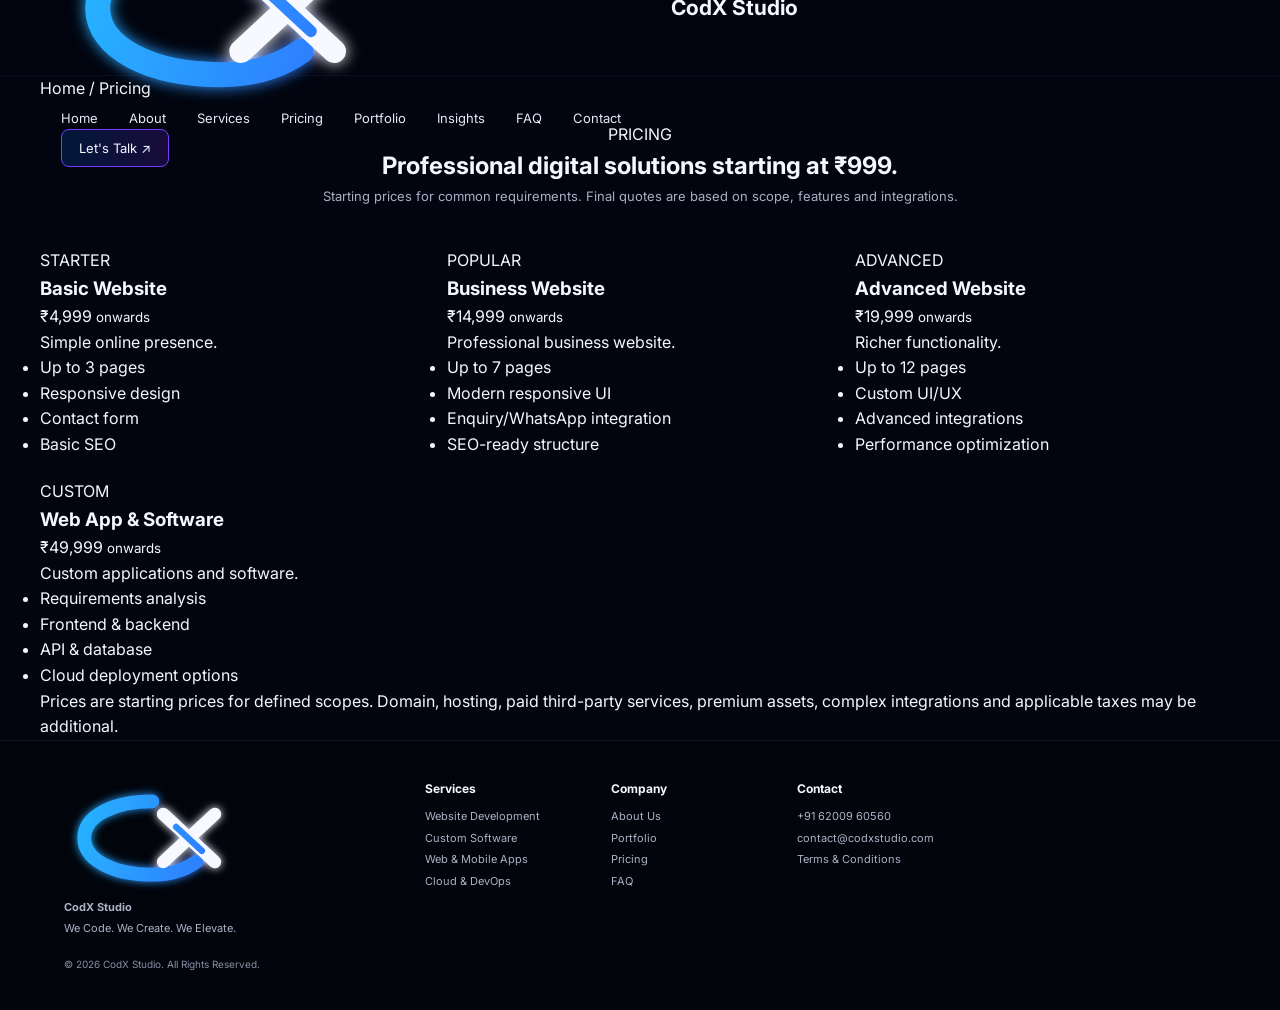
<file: pricing.html>
<!doctype html>
<html lang="en">

<head>
    <meta charset="utf-8">
    <meta name="viewport" content="width=device-width,initial-scale=1">
    <meta name="robots" content="index,follow,max-snippet:-1,max-image-preview:large">
    <meta name="description"
        content="CodX Studio website and software development pricing in India. Website packages start at ₹999, with custom quotations for advanced requirements.">
    <link rel="canonical" href="https://codxstudio.com/pricing.html">
    <meta property="og:title" content="CodX Studio Pricing | Website Development Starting at ₹999">
    <meta property="og:description"
        content="CodX Studio website and software development pricing in India. Website packages start at ₹999, with custom quotations for advanced requirements.">
    <meta property="og:type" content="website">
    <meta property="og:url" content="https://codxstudio.com/pricing.html">
    <title>CodX Studio Pricing | Website Development Starting at ₹999</title>
    <link rel="stylesheet" href="css/style.css">
    <script
        type="application/ld+json">{"@context": "https://schema.org", "@type": "OfferCatalog", "name": "CodX Studio Pricing", "itemListElement": [{"@type": "Offer", "name": "Basic Website", "price": "999", "priceCurrency": "INR"}, {"@type": "Offer", "name": "Business Website", "price": "4999", "priceCurrency": "INR"}, {"@type": "Offer", "name": "Advanced Website", "price": "9999", "priceCurrency": "INR"}, {"@type": "Offer", "name": "Web App & Software", "price": "24999", "priceCurrency": "INR"}]}</script>
</head>

<body>
    <header class="navbar">
        <div class="container nav-inner"><a href="index.html" class="brand"><img src="assets/logo.svg"
                    alt="CodX Studio logo"><span class="brand-name">Cod<span>X</span> Studio</span></a><button
                class="menu-toggle" aria-label="Open menu">☰</button>
            <nav class="nav-links"><a href="index.html">Home</a><a href="about.html">About</a><a
                    href="services.html">Services</a><a href="pricing.html">Pricing</a><a
                    href="portfolio.html">Portfolio</a><a href="blog.html">Insights</a><a href="faq.html">FAQ</a><a
                    href="index.html#contact">Contact</a></nav><a class="nav-cta" href="index.html#contact">Let's Talk
                ↗</a>
        </div>
    </header>
    <main>
        <section class="container section">
            <p class="crumb">Home / Pricing</p>
            <div class="section-heading">
                <div class="label">PRICING</div>
                <h1>Professional digital solutions starting at ₹999.</h1>
                <p>Starting prices for common requirements. Final quotes are based on scope, features and integrations.
                </p>
            </div>
            <div class="grid pricing-grid">
                <article class="card pricing"><span class="badge">STARTER</span>
                    <h3>Basic Website</h3>
                    <div class="price">₹4,999 <small>onwards</small></div>
                    <p>Simple online presence.</p>
                    <ul>
                        <li>Up to 3 pages</li>
                        <li>Responsive design</li>
                        <li>Contact form</li>
                        <li>Basic SEO</li>
                    </ul>
                </article>
                <article class="card pricing featured"><span class="badge">POPULAR</span>
                    <h3>Business Website</h3>
                    <div class="price">₹14,999 <small>onwards</small></div>
                    <p>Professional business website.</p>
                    <ul>
                        <li>Up to 7 pages</li>
                        <li>Modern responsive UI</li>
                        <li>Enquiry/WhatsApp integration</li>
                        <li>SEO-ready structure</li>
                    </ul>
                </article>
                <article class="card pricing"><span class="badge">ADVANCED</span>
                    <h3>Advanced Website</h3>
                    <div class="price">₹19,999 <small>onwards</small></div>
                    <p>Richer functionality.</p>
                    <ul>
                        <li>Up to 12 pages</li>
                        <li>Custom UI/UX</li>
                        <li>Advanced integrations</li>
                        <li>Performance optimization</li>
                    </ul>
                </article>
                <article class="card pricing"><span class="badge">CUSTOM</span>
                    <h3>Web App &amp; Software</h3>
                    <div class="price">₹49,999 <small>onwards</small></div>
                    <p>Custom applications and software.</p>
                    <ul>
                        <li>Requirements analysis</li>
                        <li>Frontend &amp; backend</li>
                        <li>API &amp; database</li>
                        <li>Cloud deployment options</li>
                    </ul>
                </article>
            </div>
            <p class="note">Prices are starting prices for defined scopes. Domain, hosting, paid third-party services,
                premium assets, complex integrations and applicable taxes may be additional.</p>
        </section>
    </main>
    <footer>
        <div><a class="footer-brand" href="index.html"><img src="assets/logo.svg" alt="CodX Studio"><strong>CodX
                    Studio</strong></a>
            <p>We Code. We Create. We Elevate.</p><small>© <span id="year">2026</span> CodX Studio. All Rights
                Reserved.</small>
        </div>
        <div>
            <h4>Services</h4><a href="services.html#website">Website Development</a><a
                href="services.html#software">Custom Software</a><a href="services.html#apps">Web &amp; Mobile
                Apps</a><a href="services.html#cloud">Cloud &amp; DevOps</a>
        </div>
        <div>
            <h4>Company</h4><a href="about.html">About Us</a><a href="portfolio.html">Portfolio</a><a
                href="pricing.html">Pricing</a><a href="faq.html">FAQ</a>
        </div>
        <div>
            <h4>Contact</h4><a href="tel:+916200960560">+91 62009 60560</a><a
                href="mailto:contact@codxstudio.com">contact@codxstudio.com</a><a href="terms-and-conditions.html">Terms
                &amp; Conditions</a>
        </div>
    </footer>
    <script src="js/main.js"></script>
</body>

</html>
</file>
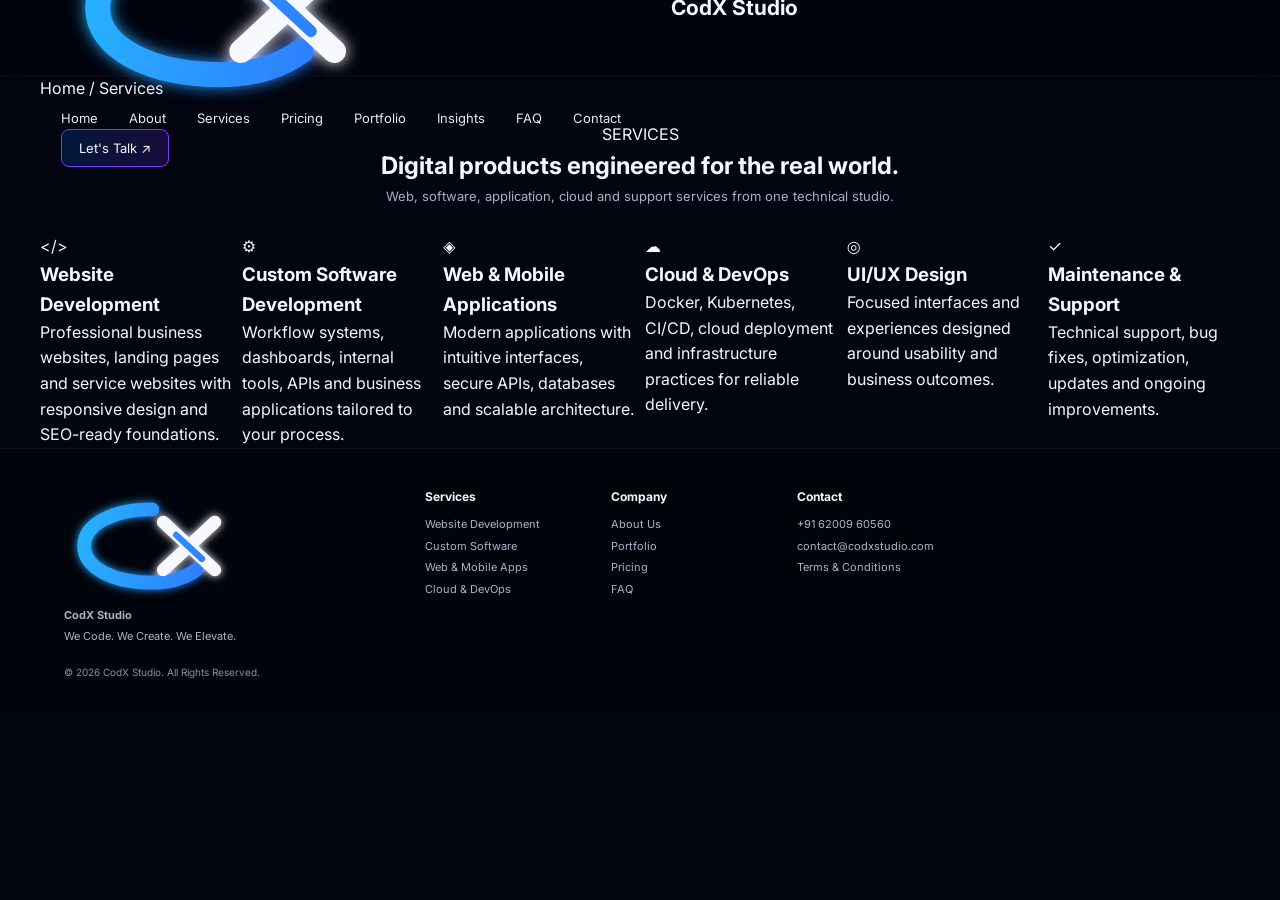
<file: services.html>
<!doctype html><html lang="en"><head><meta charset="utf-8"><meta name="viewport" content="width=device-width,initial-scale=1"><meta name="robots" content="index,follow,max-snippet:-1,max-image-preview:large"><meta name="description" content="CodX Studio services include website development, custom software, web and mobile applications, cloud, DevOps, UI/UX and technical support."><link rel="canonical" href="https://codxstudio.com/services.html"><meta property="og:title" content="Software & Website Development Services | CodX Studio"><meta property="og:description" content="CodX Studio services include website development, custom software, web and mobile applications, cloud, DevOps, UI/UX and technical support."><meta property="og:type" content="website"><meta property="og:url" content="https://codxstudio.com/services.html"><title>Software & Website Development Services | CodX Studio</title><link rel="stylesheet" href="css/style.css"></head><body><header class="navbar"><div class="container nav-inner"><a href="index.html" class="brand"><img src="assets/logo.svg" alt="CodX Studio logo"><span class="brand-name">Cod<span>X</span> Studio</span></a><button class="menu-toggle" aria-label="Open menu">☰</button><nav class="nav-links"><a href="index.html">Home</a><a href="about.html">About</a><a href="services.html">Services</a><a href="pricing.html">Pricing</a><a href="portfolio.html">Portfolio</a><a href="blog.html">Insights</a><a href="faq.html">FAQ</a><a href="index.html#contact">Contact</a></nav><a class="nav-cta" href="index.html#contact">Let's Talk ↗</a></div></header><main><section class="container section"><p class="crumb">Home / Services</p><div class="section-heading"><div class="label">SERVICES</div><h1>Digital products engineered for the real world.</h1><p>Web, software, application, cloud and support services from one technical studio.</p></div><div class="grid service-grid"><article class="card service" id="website"><div class="icon">&lt;/&gt;</div><h3>Website Development</h3><p>Professional business websites, landing pages and service websites with responsive design and SEO-ready foundations.</p></article><article class="card service" id="software"><div class="icon">⚙</div><h3>Custom Software Development</h3><p>Workflow systems, dashboards, internal tools, APIs and business applications tailored to your process.</p></article><article class="card service" id="apps"><div class="icon">◈</div><h3>Web &amp; Mobile Applications</h3><p>Modern applications with intuitive interfaces, secure APIs, databases and scalable architecture.</p></article><article class="card service" id="cloud"><div class="icon">☁</div><h3>Cloud &amp; DevOps</h3><p>Docker, Kubernetes, CI/CD, cloud deployment and infrastructure practices for reliable delivery.</p></article><article class="card service" id="design"><div class="icon">◎</div><h3>UI/UX Design</h3><p>Focused interfaces and experiences designed around usability and business outcomes.</p></article><article class="card service" id="support"><div class="icon">✓</div><h3>Maintenance &amp; Support</h3><p>Technical support, bug fixes, optimization, updates and ongoing improvements.</p></article></div></section></main><footer><div><a class="footer-brand" href="index.html"><img src="assets/logo.svg" alt="CodX Studio"><strong>CodX Studio</strong></a><p>We Code. We Create. We Elevate.</p><small>© <span id="year">2026</span> CodX Studio. All Rights Reserved.</small></div><div><h4>Services</h4><a href="services.html#website">Website Development</a><a href="services.html#software">Custom Software</a><a href="services.html#apps">Web &amp; Mobile Apps</a><a href="services.html#cloud">Cloud &amp; DevOps</a></div><div><h4>Company</h4><a href="about.html">About Us</a><a href="portfolio.html">Portfolio</a><a href="pricing.html">Pricing</a><a href="faq.html">FAQ</a></div><div><h4>Contact</h4><a href="tel:+916200960560">+91 62009 60560</a><a href="mailto:contact@codxstudio.com">contact@codxstudio.com</a><a href="terms-and-conditions.html">Terms &amp; Conditions</a></div></footer><script src="js/main.js"></script></body></html>
</file>
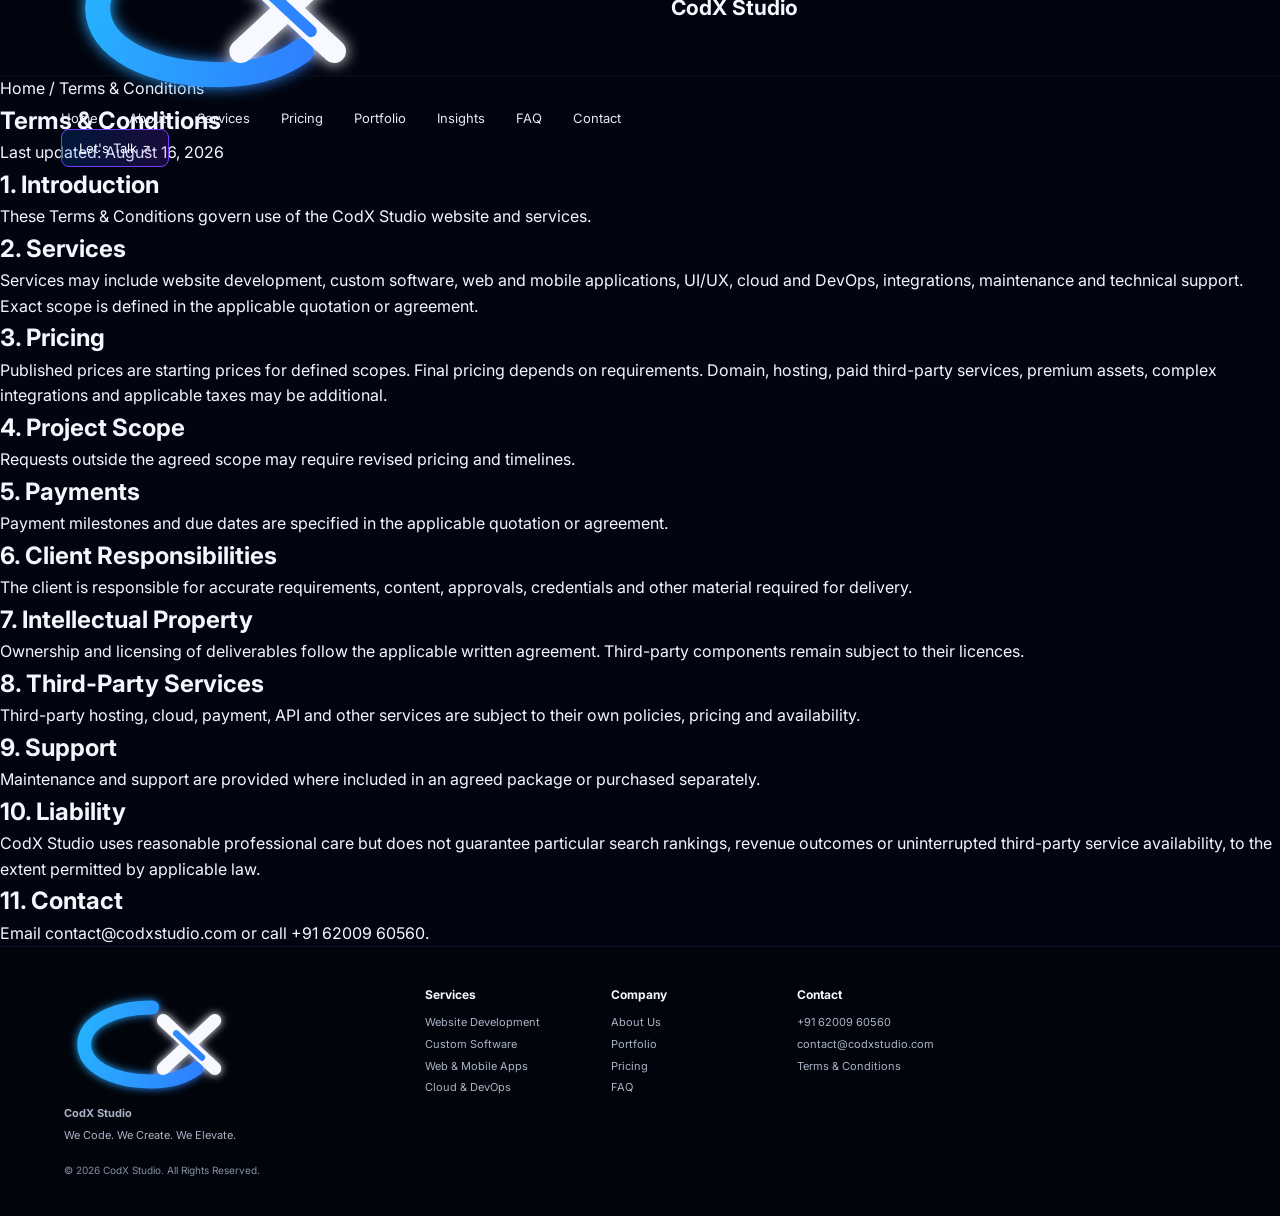
<file: terms-and-conditions.html>
<!doctype html><html lang="en"><head><meta charset="utf-8"><meta name="viewport" content="width=device-width,initial-scale=1"><meta name="robots" content="index,follow,max-snippet:-1,max-image-preview:large"><meta name="description" content="Terms and conditions for use of the CodX Studio website and software, web, design, cloud and support services."><link rel="canonical" href="https://codxstudio.com/terms-and-conditions.html"><meta property="og:title" content="Terms & Conditions | CodX Studio"><meta property="og:description" content="Terms and conditions for use of the CodX Studio website and software, web, design, cloud and support services."><meta property="og:type" content="website"><meta property="og:url" content="https://codxstudio.com/terms-and-conditions.html"><title>Terms & Conditions | CodX Studio</title><link rel="stylesheet" href="css/style.css"></head><body><header class="navbar"><div class="container nav-inner"><a href="index.html" class="brand"><img src="assets/logo.svg" alt="CodX Studio logo"><span class="brand-name">Cod<span>X</span> Studio</span></a><button class="menu-toggle" aria-label="Open menu">☰</button><nav class="nav-links"><a href="index.html">Home</a><a href="about.html">About</a><a href="services.html">Services</a><a href="pricing.html">Pricing</a><a href="portfolio.html">Portfolio</a><a href="blog.html">Insights</a><a href="faq.html">FAQ</a><a href="index.html#contact">Contact</a></nav><a class="nav-cta" href="index.html#contact">Let's Talk ↗</a></div></header><main><section class="legal"><p class="crumb">Home / Terms &amp; Conditions</p><h1>Terms &amp; Conditions</h1><p>Last updated: August 16, 2026</p><h2>1. Introduction</h2><p>These Terms &amp; Conditions govern use of the CodX Studio website and services.</p><h2>2. Services</h2><p>Services may include website development, custom software, web and mobile applications, UI/UX, cloud and DevOps, integrations, maintenance and technical support. Exact scope is defined in the applicable quotation or agreement.</p><h2>3. Pricing</h2><p>Published prices are starting prices for defined scopes. Final pricing depends on requirements. Domain, hosting, paid third-party services, premium assets, complex integrations and applicable taxes may be additional.</p><h2>4. Project Scope</h2><p>Requests outside the agreed scope may require revised pricing and timelines.</p><h2>5. Payments</h2><p>Payment milestones and due dates are specified in the applicable quotation or agreement.</p><h2>6. Client Responsibilities</h2><p>The client is responsible for accurate requirements, content, approvals, credentials and other material required for delivery.</p><h2>7. Intellectual Property</h2><p>Ownership and licensing of deliverables follow the applicable written agreement. Third-party components remain subject to their licences.</p><h2>8. Third-Party Services</h2><p>Third-party hosting, cloud, payment, API and other services are subject to their own policies, pricing and availability.</p><h2>9. Support</h2><p>Maintenance and support are provided where included in an agreed package or purchased separately.</p><h2>10. Liability</h2><p>CodX Studio uses reasonable professional care but does not guarantee particular search rankings, revenue outcomes or uninterrupted third-party service availability, to the extent permitted by applicable law.</p><h2>11. Contact</h2><p>Email <a href="mailto:contact@codxstudio.com">contact@codxstudio.com</a> or call <a href="tel:+916200960560">+91 62009 60560</a>.</p></section></main><footer><div><a class="footer-brand" href="index.html"><img src="assets/logo.svg" alt="CodX Studio"><strong>CodX Studio</strong></a><p>We Code. We Create. We Elevate.</p><small>© <span id="year">2026</span> CodX Studio. All Rights Reserved.</small></div><div><h4>Services</h4><a href="services.html#website">Website Development</a><a href="services.html#software">Custom Software</a><a href="services.html#apps">Web &amp; Mobile Apps</a><a href="services.html#cloud">Cloud &amp; DevOps</a></div><div><h4>Company</h4><a href="about.html">About Us</a><a href="portfolio.html">Portfolio</a><a href="pricing.html">Pricing</a><a href="faq.html">FAQ</a></div><div><h4>Contact</h4><a href="tel:+916200960560">+91 62009 60560</a><a href="mailto:contact@codxstudio.com">contact@codxstudio.com</a><a href="terms-and-conditions.html">Terms &amp; Conditions</a></div></footer><script src="js/main.js"></script></body></html>
</file>
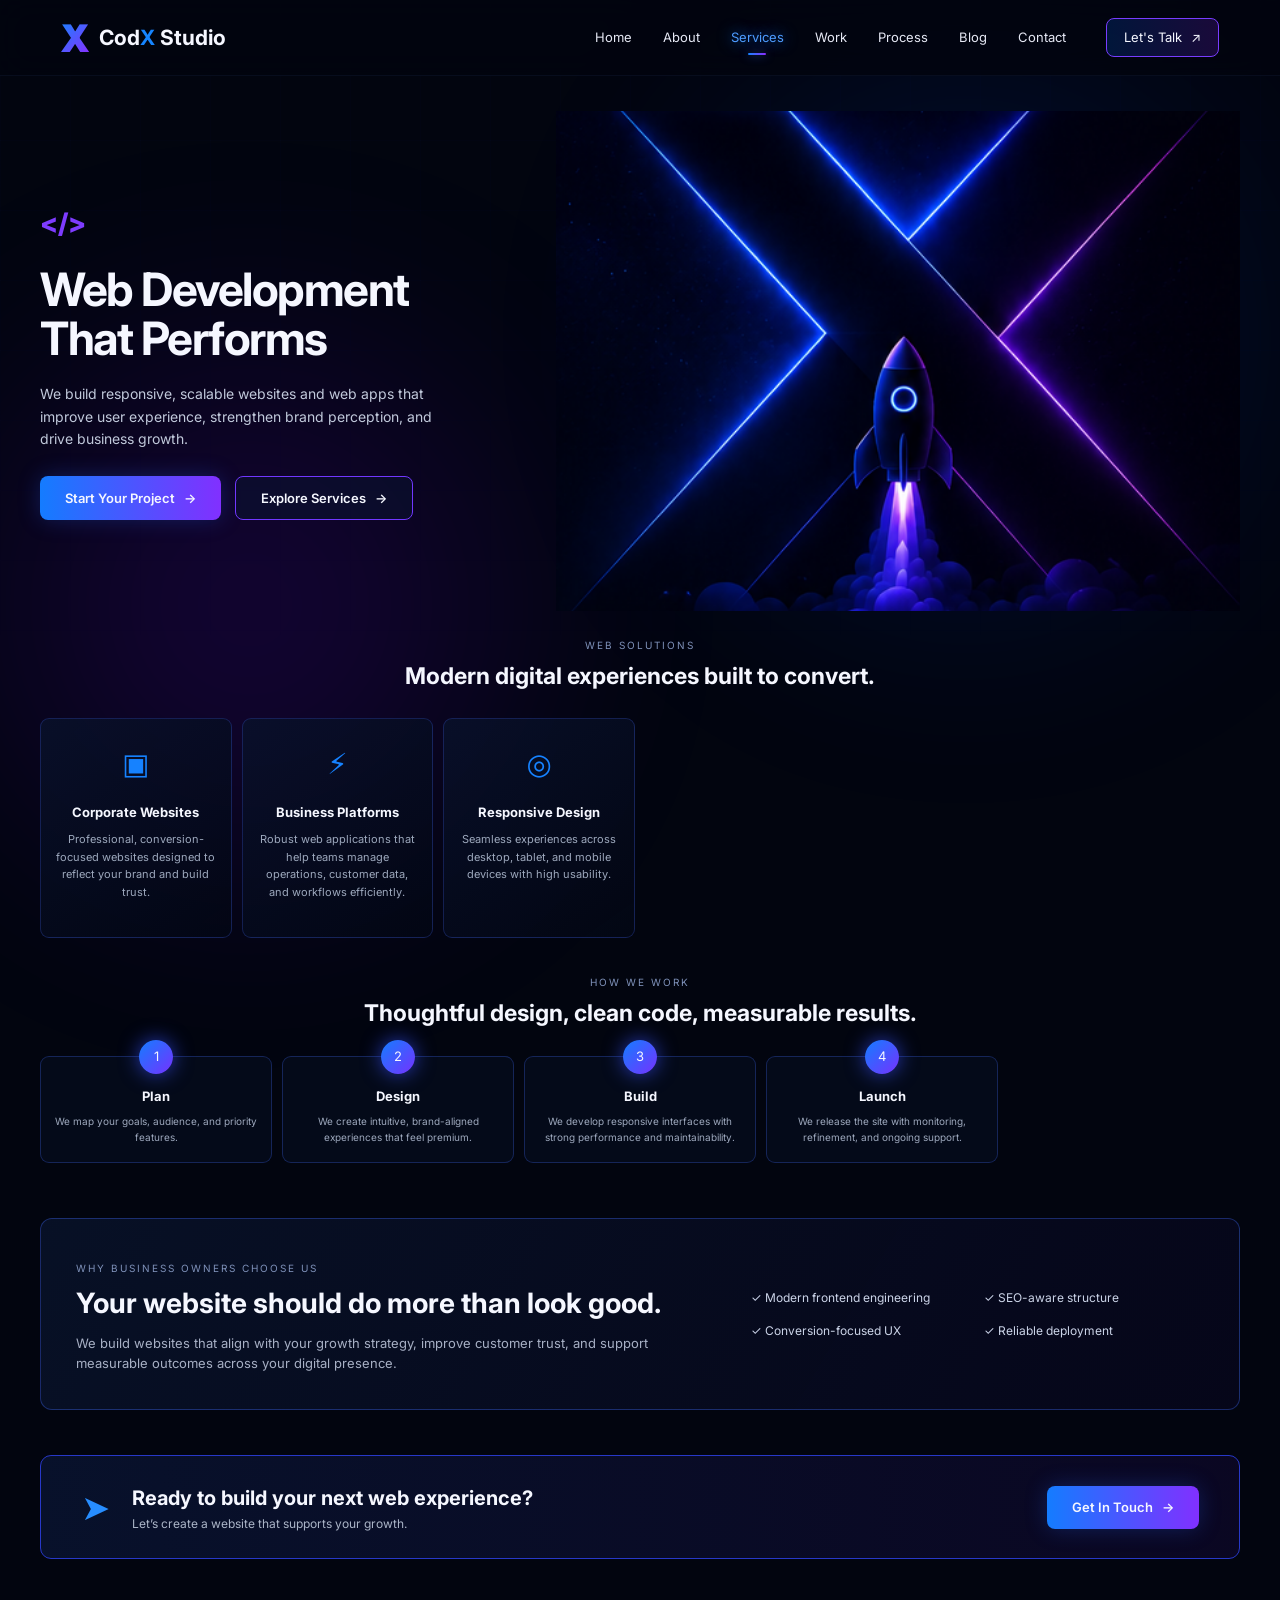
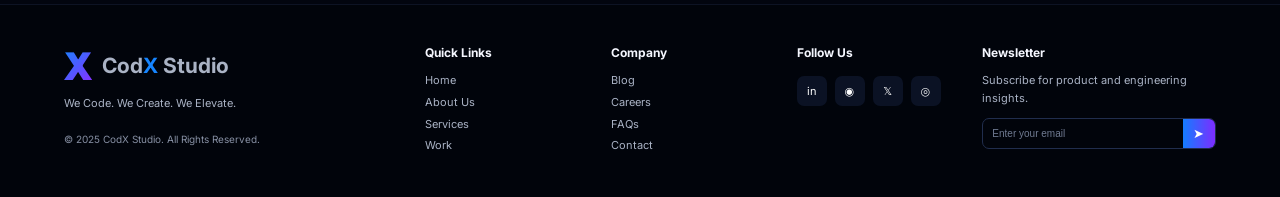
<file: web-development.html>
<!DOCTYPE html>
<html lang="en">
<head>
  <meta charset="UTF-8" />
  <meta name="viewport" content="width=device-width, initial-scale=1.0" />
  <title>Web Development Company | CodX Studio</title>
  <meta name="description" content="CodX Studio delivers modern web development solutions for businesses that need fast, scalable, and conversion-focused digital experiences." />
  <meta name="robots" content="index, follow" />
  <meta name="canonical" content="https://www.codxstudio.com/web-development.html" />
  <meta property="og:title" content="Web Development Company | CodX Studio" />
  <meta property="og:description" content="Modern websites and digital products built to perform and scale." />
  <meta property="og:type" content="website" />
  <meta property="og:url" content="https://www.codxstudio.com/web-development.html" />
  <link rel="canonical" href="https://www.codxstudio.com/web-development.html" />
  <link rel="stylesheet" href="css/style.css" />
</head>
<body>
  <div class="bg-grid"></div>
  <div class="glow glow-one"></div>
  <div class="glow glow-two"></div>

  <header class="navbar">
    <a href="index.html" class="brand">
      <span class="brand-mark">X</span>
      <span>Cod<span class="brand-x">X</span> Studio</span>
    </a>

    <button class="menu-toggle" aria-label="Open menu">☰</button>

    <nav class="nav-links">
      <a href="index.html#home">Home</a>
      <a href="index.html#about">About</a>
      <a class="active" href="web-development.html">Services</a>
      <a href="index.html#work">Work</a>
      <a href="index.html#process">Process</a>
      <a href="index.html#blog">Blog</a>
      <a href="index.html#contact">Contact</a>
    </nav>

    <a class="nav-cta" href="index.html#contact">Let's Talk <span>↗</span></a>
  </header>

  <main>
    <section class="hero section service-page-hero">
      <div class="hero-copy">
        <div class="code-symbol">&lt;/&gt;</div>
        <h1>Web Development<br />That Performs</h1>
        <p>We build responsive, scalable websites and web apps that improve user experience, strengthen brand perception, and drive business growth.</p>
        <div class="hero-actions">
          <a class="btn primary" href="index.html#contact">Start Your Project <span>→</span></a>
          <a class="btn secondary" href="index.html#services">Explore Services <span>→</span></a>
        </div>
      </div>

      <div class="hero-art" aria-hidden="true">
        <div class="neon-x x-one"></div>
        <div class="neon-x x-two"></div>
        <div class="rocket">
          <div class="rocket-window"></div>
          <div class="fin fin-left"></div>
          <div class="fin fin-right"></div>
          <div class="flame"><i></i><i></i><i></i></div>
        </div>
        <div class="clouds"></div>
      </div>
    </section>

    <section class="section services">
      <div class="section-heading">
        <span>WEB SOLUTIONS</span>
        <h2>Modern digital experiences built to convert.</h2>
      </div>

      <div class="service-grid">
        <article class="service-card">
          <div class="service-icon">▣</div>
          <h3>Corporate Websites</h3>
          <p>Professional, conversion-focused websites designed to reflect your brand and build trust.</p>
        </article>
        <article class="service-card">
          <div class="service-icon">⚡</div>
          <h3>Business Platforms</h3>
          <p>Robust web applications that help teams manage operations, customer data, and workflows efficiently.</p>
        </article>
        <article class="service-card">
          <div class="service-icon">◎</div>
          <h3>Responsive Design</h3>
          <p>Seamless experiences across desktop, tablet, and mobile devices with high usability.</p>
        </article>
      </div>
    </section>

    <section class="section process">
      <div class="section-heading">
        <span>HOW WE WORK</span>
        <h2>Thoughtful design, clean code, measurable results.</h2>
      </div>
      <div class="process-grid">
        <article><i>1</i><h3>Plan</h3><p>We map your goals, audience, and priority features.</p></article>
        <article><i>2</i><h3>Design</h3><p>We create intuitive, brand-aligned experiences that feel premium.</p></article>
        <article><i>3</i><h3>Build</h3><p>We develop responsive interfaces with strong performance and maintainability.</p></article>
        <article><i>4</i><h3>Launch</h3><p>We release the site with monitoring, refinement, and ongoing support.</p></article>
      </div>
    </section>

    <section class="section about">
      <div class="about-card">
        <div>
          <span class="eyebrow">WHY BUSINESS OWNERS CHOOSE US</span>
          <h2>Your website should do more than look good.</h2>
          <p>We build websites that align with your growth strategy, improve customer trust, and support measurable outcomes across your digital presence.</p>
        </div>
        <div class="about-points">
          <span>✓ Modern frontend engineering</span>
          <span>✓ SEO-aware structure</span>
          <span>✓ Conversion-focused UX</span>
          <span>✓ Reliable deployment</span>
        </div>
      </div>
    </section>

    <section id="contact" class="section contact">
      <div class="contact-card">
        <div class="contact-icon">➤</div>
        <div>
          <h2>Ready to build your next web experience?</h2>
          <p>Let’s create a website that supports your growth.</p>
        </div>
        <a class="btn primary" href="mailto:contact@codxstudio.com">Get In Touch <span>→</span></a>
      </div>
    </section>
  </main>

  <footer>
    <div class="footer-brand">
      <a href="index.html" class="brand"><span class="brand-mark">X</span><span>Cod<span class="brand-x">X</span> Studio</span></a>
      <p>We Code. We Create. We Elevate.</p>
      <small>© 2025 CodX Studio. All Rights Reserved.</small>
    </div>
    <div>
      <h4>Quick Links</h4>
      <a href="index.html#home">Home</a><a href="index.html#about">About Us</a><a href="index.html#services">Services</a><a href="index.html#work">Work</a>
    </div>
    <div>
      <h4>Company</h4>
      <a href="index.html#blog">Blog</a><a href="#">Careers</a><a href="#">FAQs</a><a href="index.html#contact">Contact</a>
    </div>
    <div>
      <h4>Follow Us</h4>
      <div class="socials"><a href="#">in</a><a href="#">◉</a><a href="#">𝕏</a><a href="#">◎</a></div>
    </div>
    <div>
      <h4>Newsletter</h4>
      <p>Subscribe for product and engineering insights.</p>
      <form id="newsletter">
        <input type="email" placeholder="Enter your email" required />
        <button type="submit">➤</button>
      </form>
    </div>
  </footer>

  <script src="js/main.js"></script>
</body>
</html>
</file>
<file: css/style.css>
/* @import url('https://fonts.googleapis.com/css2?family=Inter:wght@400;500;600;700;800&display=swap');

:root{
  --bg:#02050f;--panel:#070d1c;--text:#f5f7ff;--muted:#a7b0c5;
  --blue:#1677ff;--cyan:#12a9ff;--purple:#8b35ff;--border:rgba(65,110,255,.35);
}
*{box-sizing:border-box;margin:0;padding:0}
html{scroll-behavior:smooth}
body{font-family:Inter,system-ui,sans-serif;background:var(--bg);color:var(--text);line-height:1.6;overflow-x:hidden}
a{color:inherit;text-decoration:none}
.bg-grid{position:fixed;inset:0;pointer-events:none;opacity:.14;background-image:linear-gradient(rgba(60,100,255,.15) 1px,transparent 1px),linear-gradient(90deg,rgba(60,100,255,.15) 1px,transparent 1px);background-size:70px 70px;mask-image:linear-gradient(to bottom,black,transparent 85%);z-index:-2}
.glow{position:fixed;width:500px;height:500px;border-radius:50%;filter:blur(130px);opacity:.15;pointer-events:none;z-index:-1}
.glow-one{background:#004dff;top:10%;right:5%}.glow-two{background:#7b00ff;bottom:5%;left:0}
.navbar{height:76px;display:flex;align-items:center;justify-content:space-between;padding:0 4.8%;position:sticky;top:0;z-index:50;background:rgba(2,5,15,.78);backdrop-filter:blur(16px);border-bottom:1px solid rgba(80,110,200,.08)}
.brand{display:flex;align-items:center;gap:10px;font-size:21px;font-weight:700;white-space:nowrap}
.brand-mark{font-size:38px;line-height:1;font-weight:900;background:linear-gradient(135deg,#1685ff,#8c2cff);-webkit-background-clip:text;color:transparent}
.brand-x{color:#1685ff}
.nav-links{display:flex;gap:31px;margin-left:auto;margin-right:40px}.nav-links a{font-size:13px;color:#e6e9f5;transition:.25s}.nav-links a:hover,.nav-links a.active{color:#4d9cff;text-shadow:0 0 15px #147bff}
.nav-cta,.btn{display:inline-flex;align-items:center;justify-content:center;gap:9px;border-radius:8px;transition:.25s}
.nav-cta{padding:8px 17px;border:1px solid #783cff;background:linear-gradient(90deg,rgba(0,105,255,.18),rgba(139,40,255,.18));font-size:13px}.nav-cta:hover{box-shadow:0 0 25px rgba(60,90,255,.4)}
.menu-toggle{display:none;background:none;border:0;color:white;font-size:24px}
.section{width:min(94%,1200px);margin:auto}
.hero{min-height:500px;display:grid;grid-template-columns:43% 57%;align-items:center;position:relative;padding-top:35px}
.code-symbol{font-size:27px;color:#7e3cff;font-weight:800;margin-bottom:20px}
.hero h1{font-size:46px;line-height:1.06;letter-spacing:-1.5px;margin-bottom:21px}.hero h1 span{background:linear-gradient(90deg,#1594ff,#9a25ff);-webkit-background-clip:text;color:transparent}
.hero-copy>p{max-width:420px;color:#c1c9db;font-size:14px}.hero-actions{display:flex;gap:14px;margin-top:25px}
.btn{padding:11px 25px;font-size:13px;font-weight:600}.btn.primary{background:linear-gradient(90deg,#147cff,#8130ff);box-shadow:0 0 22px rgba(37,101,255,.25)}.btn.secondary{border:1px solid #7137ff;background:rgba(10,20,50,.5)}.btn:hover{transform:translateY(-2px);filter:brightness(1.15)}
.hero-art{height:500px;position:relative;overflow:hidden;background:url('../assets/hero-art.png') center center/100% auto no-repeat}.neon-x{position:absolute;width:310px;height:310px;transform:rotate(45deg);border:2px solid #1680ff;box-shadow:0 0 12px #0878ff,0 0 40px rgba(0,110,255,.35)}.x-one{right:90px;top:-85px}.x-two{right:-80px;top:85px;border-color:#b52cff;box-shadow:0 0 12px #a22cff,0 0 45px rgba(160,0,255,.25)}
.rocket{position:absolute;width:60px;height:155px;right:205px;top:210px;border-radius:50% 50% 45% 45%;background:linear-gradient(90deg,#0a1640,#152a65 50%,#0a163d);border:2px solid #6d8eff;box-shadow:0 0 20px rgba(44,112,255,.7);transform:rotate(0deg);z-index:4}.rocket:before{content:"";position:absolute;left:12px;top:-20px;border-left:17px solid transparent;border-right:17px solid transparent;border-bottom:24px solid #203c87}.rocket-window{width:22px;height:22px;border-radius:50%;border:3px solid #4da4ff;position:absolute;left:17px;top:43px;box-shadow:0 0 12px #168cff}.fin{position:absolute;bottom:12px;width:22px;height:55px;background:#182c69;border:1px solid #6684ff}.fin-left{left:-18px;transform:skewY(35deg)}.fin-right{right:-18px;transform:skewY(-35deg)}.flame{position:absolute;left:11px;bottom:-75px;width:35px;height:85px;background:linear-gradient(#9a42ff,#176cff,transparent);clip-path:polygon(25% 0,75% 0,100% 55%,55% 100%,0 55%);filter:blur(1px)}.flame i{position:absolute;width:7px;height:55px;background:#fff;border-radius:50%;left:14px;top:8px;filter:blur(3px)}.clouds{position:absolute;bottom:5px;left:5%;width:90%;height:85px;background:radial-gradient(ellipse at 15% 70%,#111a5b 0 15%,transparent 16%),radial-gradient(ellipse at 30% 65%,#111a5b 0 18%,transparent 19%),radial-gradient(ellipse at 48% 75%,#10185a 0 20%,transparent 21%),radial-gradient(ellipse at 68% 65%,#10185a 0 17%,transparent 18%),radial-gradient(ellipse at 85% 75%,#10185a 0 18%,transparent 19%);filter:blur(2px)}
.section-heading{text-align:center;margin:20px 0 28px}.section-heading>span,.eyebrow{font-size:10px;letter-spacing:2px;color:#7f92ba}.section-heading h2{font-size:23px;line-height:1.25;margin:5px 0}.section-heading p{font-size:13px;color:var(--muted)}
.service-grid{display:grid;grid-template-columns:repeat(6,1fr);gap:10px}.service-card{min-height:220px;border:1px solid rgba(67,105,255,.25);border-radius:9px;padding:22px 14px;text-align:center;background:linear-gradient(145deg,rgba(9,18,43,.82),rgba(3,7,20,.8));transition:.3s}.service-card:hover{transform:translateY(-5px);border-color:#216cff;box-shadow:0 12px 40px rgba(15,82,255,.12)}.service-icon{font-size:29px;font-weight:800;color:#1682ff;margin-bottom:16px}.service-card h3{font-size:13px;line-height:1.35}.service-card p{font-size:11px;color:#9da8bd;margin-top:10px;line-height:1.6}
.stats{margin-top:14px;border:1px solid rgba(67,105,255,.25);border-radius:10px;padding:16px 25px;display:grid;grid-template-columns:repeat(4,1fr);background:rgba(8,16,36,.7)}.stats div{display:flex;align-items:center;gap:13px;justify-content:center;border-right:1px solid rgba(95,120,190,.22)}.stats div:last-child{border:0}.stats strong{font-size:29px;color:#167eff}.stats span{font-size:10px;color:#aab3c7}
.technologies{padding-top:25px}.tech-grid{display:grid;grid-template-columns:repeat(10,1fr);gap:15px}.tech-grid div{text-align:center;color:#9ea9c0;font-size:10px}.tech-grid b{height:45px;display:block;font-size:28px;color:#2185ff;line-height:45px}.tech-grid div:nth-child(1) b{color:#ff9f27}.tech-grid div:nth-child(2) b{color:#76c442}.tech-grid div:nth-child(3) b{color:#f5d000}.tech-grid div:nth-child(4) b{color:#258cff}.tech-grid div:nth-child(5) b{color:#e32143}.tech-grid div:nth-child(6) b{color:#27d9f2}.tech-grid div:nth-child(7) b{color:#70b647}.tech-grid div:nth-child(8) b{color:#4fa4ff}.tech-grid div:nth-child(9) b{color:#ff9f27}.tech-grid div:nth-child(10) b{color:#258cff}
.process{padding-top:10px}.process-grid{display:grid;grid-template-columns:repeat(5,1fr);gap:10px}.process-grid article{position:relative;text-align:center;border:1px solid rgba(67,105,255,.28);border-radius:9px;padding:29px 14px 17px;background:rgba(7,14,31,.65)}.process-grid i{position:absolute;top:-17px;left:50%;transform:translateX(-50%);width:34px;height:34px;border-radius:50%;display:grid;place-items:center;background:linear-gradient(135deg,#147dff,#7532ff);font-style:normal;font-size:13px;box-shadow:0 0 20px rgba(54,79,255,.7)}.process-grid h3{font-size:13px}.process-grid p{font-size:10px;color:#9da8bd;margin-top:7px}
.about{padding-top:55px}.about-card{display:grid;grid-template-columns:1.4fr 1fr;gap:40px;padding:35px;border:1px solid var(--border);border-radius:12px;background:linear-gradient(120deg,rgba(9,19,43,.8),rgba(8,7,30,.7))}.about-card h2{font-size:28px;line-height:1.2;margin:7px 0 12px}.about-card p{color:var(--muted);font-size:13px}.about-points{display:grid;grid-template-columns:1fr 1fr;gap:14px;align-content:center}.about-points span{font-size:12px;color:#cbd4e8}
.blog{padding-top:55px}.blog-grid{display:grid;grid-template-columns:repeat(3,1fr);gap:14px}.blog-grid article{border:1px solid rgba(67,105,255,.25);border-radius:10px;padding:25px;background:rgba(7,14,31,.7)}.blog-grid span{font-size:9px;color:#4e9bff;letter-spacing:2px}.blog-grid h3{font-size:16px;margin:8px 0}.blog-grid p{font-size:11px;color:var(--muted)}
.contact{padding:45px 0}.contact-card{display:flex;align-items:center;gap:22px;border:1px solid #2738c8;border-radius:11px;padding:23px 40px;background:linear-gradient(90deg,rgba(9,20,48,.85),rgba(12,8,38,.85))}.contact-icon{font-size:35px;color:#278dff}.contact-card h2{font-size:20px}.contact-card p{font-size:12px;color:#abb5c8}.contact-card .btn{margin-left:auto}
footer{border-top:1px solid rgba(80,110,180,.15);padding:38px 5%;display:grid;grid-template-columns:1.7fr .8fr .8fr .8fr 1.2fr;gap:30px;background:#01040b}footer .brand{margin-bottom:10px}footer p,footer a{display:block;font-size:11px;color:#aab3c5;margin:4px 0}footer h4{font-size:12px;margin-bottom:10px}footer small{font-size:10px;color:#8790a4;display:block;margin-top:18px}.socials{display:flex;gap:8px}.socials a{width:30px;height:30px;border-radius:7px;background:#0b1224;display:grid;place-items:center;color:white}.socials a:hover{background:#17265b}#newsletter{display:flex;margin-top:10px;border:1px solid #202d4d;border-radius:7px;overflow:hidden}#newsletter input{min-width:0;width:100%;background:transparent;border:0;outline:0;color:white;padding:9px;font-size:10px}#newsletter button{border:0;background:linear-gradient(90deg,#147dff,#7c2dff);color:#fff;width:38px}
@media(max-width:900px){.nav-links{display:none}.nav-cta{margin-left:auto;margin-right:15px}.menu-toggle{display:block}.hero{grid-template-columns:1fr}.hero-art{position:absolute;inset:0;opacity:.35;z-index:-1}.hero-copy{padding:55px 5%}.service-grid{grid-template-columns:repeat(3,1fr)}.tech-grid{grid-template-columns:repeat(5,1fr)}.process-grid{grid-template-columns:repeat(2,1fr)}footer{grid-template-columns:repeat(2,1fr)}}
@media(max-width:600px){.navbar{padding:0 20px}.brand{font-size:18px}.nav-cta{display:none}.hero{min-height:600px}.hero h1{font-size:39px}.hero-actions{flex-direction:column;width:fit-content}.service-grid,.blog-grid,.process-grid,.stats{grid-template-columns:1fr}.tech-grid{grid-template-columns:repeat(2,1fr)}.stats div{border-right:0;border-bottom:1px solid rgba(95,120,190,.22);padding:10px}.about-card{grid-template-columns:1fr;padding:25px}.contact-card{flex-wrap:wrap;padding:25px}.contact-card .btn{margin-left:0}footer{grid-template-columns:1fr}}

.hero-art .neon-x,.hero-art .rocket,.hero-art .clouds{display:none}

/* Responsive mobile navigation */
/* .mobile-talk{display:none}
@media(max-width:900px){
  .menu-toggle{display:block;cursor:pointer;z-index:60}
  .nav-links{
    display:none;
    position:absolute;
    top:76px;
    left:15px;
    right:15px;
    margin:0;
    padding:14px;
    flex-direction:column;
    gap:0;
    background:rgba(3,7,20,.98);
    border:1px solid rgba(67,105,255,.4);
    border-radius:12px;
    box-shadow:0 18px 45px rgba(0,0,0,.45);
    z-index:55;
  }
  .nav-links.mobile-open{display:flex}
  .nav-links a{display:block;padding:12px 14px;border-radius:7px}
  .nav-links a:hover,.nav-links a.active{background:rgba(25,83,210,.14)}
  .nav-links .mobile-talk{
    display:block;
    margin-top:8px;
    text-align:center;
    background:linear-gradient(90deg,#147cff,#8130ff);
    color:#fff;
  }
  .nav-cta{display:inline-flex;margin-left:auto;margin-right:14px}
}
@media(max-width:600px){
  .nav-cta{display:none}
  .hero-art{background-size:auto 100%;background-position:center center;opacity:.38}
} */

@import url('https://fonts.googleapis.com/css2?family=Inter:wght@400;500;600;700;800&display=swap');

:root {
  --bg: #02050f;
  --panel: #070d1c;
  --text: #f5f7ff;
  --muted: #a7b0c5;
  --blue: #1677ff;
  --cyan: #12a9ff;
  --purple: #8b35ff;
  --border: rgba(65, 110, 255, .35);
}

* {
  box-sizing: border-box;
  margin: 0;
  padding: 0;
}

html {
  scroll-behavior: smooth;
  scroll-padding-top: 90px;
}

body {
  font-family: Inter, system-ui, sans-serif;
  background: var(--bg);
  color: var(--text);
  line-height: 1.6;
  overflow-x: hidden;
}

a {
  color: inherit;
  text-decoration: none;
}

/* =========================================================
BACKGROUND
========================================================= */

.bg-grid {
  position: fixed;
  inset: 0;
  pointer-events: none;
  opacity: .14;
  background-image:
    linear-gradient(rgba(60, 100, 255, .15) 1px, transparent 1px),
    linear-gradient(90deg, rgba(60, 100, 255, .15) 1px, transparent 1px);
  background-size: 70px 70px;
  mask-image: linear-gradient(to bottom, black, transparent 85%);
  -webkit-mask-image: linear-gradient(to bottom, black, transparent 85%);
  z-index: -2;
}

.glow {
  position: fixed;
  width: 500px;
  height: 500px;
  border-radius: 50%;
  filter: blur(130px);
  opacity: .15;
  pointer-events: none;
  z-index: -1;
  animation: ambientGlow 9s ease-in-out infinite alternate;
}

.glow-one {
  background: #004dff;
  top: 10%;
  right: 5%;
}

.glow-two {
  background: #7b00ff;
  bottom: 5%;
  left: 0;
  animation-delay: -4s;
}

@keyframes ambientGlow {
  from {
    transform: translate3d(0, 0, 0) scale(1);
  }

  to {
    transform: translate3d(-25px, 20px, 0) scale(1.08);
  }
}

/* =========================================================
NAVBAR
========================================================= */

.navbar {
  height: 76px;
  display: flex;
  align-items: center;
  justify-content: space-between;
  padding: 0 4.8%;
  position: sticky;
  top: 0;
  z-index: 50;
  background: rgba(2, 5, 15, .78);
  backdrop-filter: blur(16px);
  -webkit-backdrop-filter: blur(16px);
  border-bottom: 1px solid rgba(80, 110, 200, .08);
  animation: navbarDrop .7s cubic-bezier(.22, 1, .36, 1) both;
}

@keyframes navbarDrop {
  from {
    opacity: 0;
    transform: translateY(-18px);
  }

  to {
    opacity: 1;
    transform: translateY(0);
  }
}

.brand {
  display: flex;
  align-items: center;
  gap: 10px;
  font-size: 21px;
  font-weight: 700;
  white-space: nowrap;
  transition: transform .3s ease;
}

.brand:hover {
  transform: translateY(-1px);
}

.brand-mark {
  font-size: 38px;
  line-height: 1;
  font-weight: 900;
  background: linear-gradient(135deg, #1685ff, #8c2cff);
  -webkit-background-clip: text;
  background-clip: text;
  color: transparent;
}

.brand-x {
  color: #1685ff;
}

.nav-links {
  display: flex;
  gap: 31px;
  margin-left: auto;
  margin-right: 40px;
}

.nav-links a {
  position: relative;
  font-size: 13px;
  color: #e6e9f5;
  transition:
    color .25s ease,
    transform .25s ease,
    text-shadow .25s ease;
}

.nav-links a::after {
  content: "";
  position: absolute;
  left: 50%;
  bottom: -7px;
  width: 0;
  height: 2px;
  border-radius: 999px;
  background: linear-gradient(90deg, #1685ff, #8c2cff);
  box-shadow: 0 0 10px rgba(55, 120, 255, .7);
  transform: translateX(-50%);
  transition: width .3s ease;
}

.nav-links a:hover,
.nav-links a.active {
  color: #4d9cff;
  text-shadow: 0 0 15px #147bff;
}

.nav-links a:hover::after,
.nav-links a.active::after {
  width: 18px;
}

.nav-cta,
.btn {
  display: inline-flex;
  align-items: center;
  justify-content: center;
  gap: 9px;
  border-radius: 8px;
  transition:
    transform .25s ease,
    filter .25s ease,
    box-shadow .25s ease;
}

.nav-cta {
  position: relative;
  overflow: hidden;
  padding: 8px 17px;
  border: 1px solid #783cff;
  background:
    linear-gradient(90deg,
      rgba(0, 105, 255, .18),
      rgba(139, 40, 255, .18));
  font-size: 13px;
}

.nav-cta:hover {
  transform: translateY(-2px);
  box-shadow:
    0 0 25px rgba(60, 90, 255, .4),
    inset 0 0 20px rgba(100, 60, 255, .08);
}

.menu-toggle {
  display: none;
  background: none;
  border: 0;
  color: white;
  font-size: 24px;
  cursor: pointer;
}

/* =========================================================
GENERAL SECTIONS
========================================================= */

.section {
  width: min(94%, 1200px);
  margin: auto;
}

/* =========================================================
HERO
========================================================= */

.hero {
  min-height: 500px;
  display: grid;
  grid-template-columns: 43% 57%;
  align-items: center;
  position: relative;
  padding-top: 35px;
}

.hero-copy {
  position: relative;
  z-index: 2;
}

.code-symbol {
  font-size: 27px;
  color: #7e3cff;
  font-weight: 800;
  margin-bottom: 20px;
  animation: codePulse 3s ease-in-out infinite;
}

@keyframes codePulse {

  0%,
  100% {
    opacity: .75;
    transform: translateY(0);
    text-shadow: 0 0 0 rgba(126, 60, 255, 0);
  }

  50% {
    opacity: 1;
    transform: translateY(-3px);
    text-shadow: 0 0 22px rgba(126, 60, 255, .55);
  }
}

.hero h1 {
  font-size: 46px;
  line-height: 1.06;
  letter-spacing: -1.5px;
  margin-bottom: 21px;
}

.hero h1 span {
  background: linear-gradient(90deg, #1594ff, #9a25ff);
  -webkit-background-clip: text;
  background-clip: text;
  color: transparent;
  background-size: 200% auto;
  animation: gradientFlow 5s ease-in-out infinite;
}

@keyframes gradientFlow {

  0%,
  100% {
    background-position: 0% center;
  }

  50% {
    background-position: 100% center;
  }
}

.hero-copy>p {
  max-width: 420px;
  color: #c1c9db;
  font-size: 14px;
}

.hero-actions {
  display: flex;
  gap: 14px;
  margin-top: 25px;
}

.btn {
  position: relative;
  overflow: hidden;
  padding: 11px 25px;
  font-size: 13px;
  font-weight: 600;
  isolation: isolate;
}

.btn::before,
.nav-cta::before {
  content: "";
  position: absolute;
  top: 0;
  left: -120%;
  width: 70%;
  height: 100%;
  background: linear-gradient(100deg,
      transparent,
      rgba(255, 255, 255, .16),
      transparent);
  transform: skewX(-20deg);
  transition: left .65s ease;
  pointer-events: none;
}

.btn:hover::before,
.nav-cta:hover::before {
  left: 140%;
}

.btn.primary {
  background: linear-gradient(90deg, #147cff, #8130ff);
  box-shadow: 0 0 22px rgba(37, 101, 255, .25);
}

.btn.primary:hover {
  box-shadow:
    0 10px 30px rgba(37, 101, 255, .25),
    0 0 30px rgba(125, 48, 255, .2);
}

.btn.secondary {
  border: 1px solid #7137ff;
  background: rgba(10, 20, 50, .5);
}

.btn:hover {
  transform: translateY(-3px);
  filter: brightness(1.15);
}

.button-ripple {
  position: absolute;
  width: 12px;
  height: 12px;
  border-radius: 50%;
  background: rgba(255, 255, 255, .28);
  transform: translate(-50%, -50%) scale(0);
  pointer-events: none;
  z-index: -1;
  animation: buttonRipple .6s ease-out forwards;
}

@keyframes buttonRipple {
  to {
    transform: translate(-50%, -50%) scale(18);
    opacity: 0;
  }
}

/* =========================================================
HERO ART
========================================================= */

.hero-art {
  --mouse-x: 0px;
  --mouse-y: 0px;

  height: 500px;
  position: relative;
  overflow: hidden;
  background: url('../assets/hero-art.png') center center / 100% auto no-repeat;
  transform:
    translate3d(var(--mouse-x), var(--mouse-y), 0);
  transition: transform .45s cubic-bezier(.22, 1, .36, 1);
  animation: heroArtFloat 7s ease-in-out infinite;
}

@keyframes heroArtFloat {

  0%,
  100% {
    filter: drop-shadow(0 0 0 rgba(55, 110, 255, 0));
  }

  50% {
    filter: drop-shadow(0 15px 35px rgba(55, 110, 255, .08));
  }
}

.neon-x {
  position: absolute;
  width: 310px;
  height: 310px;
  transform: rotate(45deg);
  border: 2px solid #1680ff;
  box-shadow:
    0 0 12px #0878ff,
    0 0 40px rgba(0, 110, 255, .35);
}

.x-one {
  right: 90px;
  top: -85px;
}

.x-two {
  right: -80px;
  top: 85px;
  border-color: #b52cff;
  box-shadow:
    0 0 12px #a22cff,
    0 0 45px rgba(160, 0, 255, .25);
}

.rocket {
  position: absolute;
  width: 60px;
  height: 155px;
  right: 205px;
  top: 210px;
  border-radius: 50% 50% 45% 45%;
  background: linear-gradient(90deg,
      #0a1640,
      #152a65 50%,
      #0a163d);
  border: 2px solid #6d8eff;
  box-shadow: 0 0 20px rgba(44, 112, 255, .7);
  transform: rotate(0deg);
  z-index: 4;
}

.rocket:before {
  content: "";
  position: absolute;
  left: 12px;
  top: -20px;
  border-left: 17px solid transparent;
  border-right: 17px solid transparent;
  border-bottom: 24px solid #203c87;
}

.rocket-window {
  width: 22px;
  height: 22px;
  border-radius: 50%;
  border: 3px solid #4da4ff;
  position: absolute;
  left: 17px;
  top: 43px;
  box-shadow: 0 0 12px #168cff;
}

.fin {
  position: absolute;
  bottom: 12px;
  width: 22px;
  height: 55px;
  background: #182c69;
  border: 1px solid #6684ff;
}

.fin-left {
  left: -18px;
  transform: skewY(35deg);
}

.fin-right {
  right: -18px;
  transform: skewY(-35deg);
}

.flame {
  position: absolute;
  left: 11px;
  bottom: -75px;
  width: 35px;
  height: 85px;
  background: linear-gradient(#9a42ff,
      #176cff,
      transparent);
  clip-path: polygon(25% 0,
      75% 0,
      100% 55%,
      55% 100%,
      0 55%);
  filter: blur(1px);
}

.flame i {
  position: absolute;
  width: 7px;
  height: 55px;
  background: #fff;
  border-radius: 50%;
  left: 14px;
  top: 8px;
  filter: blur(3px);
}

.clouds {
  position: absolute;
  bottom: 5px;
  left: 5%;
  width: 90%;
  height: 85px;
  background:
    radial-gradient(ellipse at 15% 70%,
      #111a5b 0 15%,
      transparent 16%),
    radial-gradient(ellipse at 30% 65%,
      #111a5b 0 18%,
      transparent 19%),
    radial-gradient(ellipse at 48% 75%,
      #10185a 0 20%,
      transparent 21%),
    radial-gradient(ellipse at 68% 65%,
      #10185a 0 17%,
      transparent 18%),
    radial-gradient(ellipse at 85% 75%,
      #10185a 0 18%,
      transparent 19%);
  filter: blur(2px);
}

/* =========================================================
HERO JS ENTRANCE STATES
========================================================= */

.hero-reveal {
  opacity: 0;
  transform: translateY(24px);
}

.hero-visible {
  animation: heroReveal .85s cubic-bezier(.22, 1, .36, 1) var(--hero-delay) both;
}

@keyframes heroReveal {
  from {
    opacity: 0;
    transform: translateY(24px);
  }

  to {
    opacity: 1;
    transform: translateY(0);
  }
}

/* =========================================================
SECTION HEADINGS
========================================================= */

.section-heading {
  text-align: center;
  margin: 20px 0 28px;
}

.section-heading>span,
.eyebrow {
  font-size: 10px;
  letter-spacing: 2px;
  color: #7f92ba;
}

.section-heading h2 {
  font-size: 23px;
  line-height: 1.25;
  margin: 5px 0;
}

.section-heading p {
  font-size: 13px;
  color: var(--muted);
}

/* =========================================================
SCROLL REVEAL
========================================================= */

.reveal {
  opacity: 0;
  transform: translateY(28px);
}

.reveal.is-visible {
  animation: revealUp .75s cubic-bezier(.22, 1, .36, 1) var(--reveal-delay) both;
}

@keyframes revealUp {
  from {
    opacity: 0;
    transform: translateY(28px);
  }

  to {
    opacity: 1;
    transform: translateY(0);
  }
}

/* =========================================================
SERVICES
========================================================= */

.service-grid {
  display: grid;
  grid-template-columns: repeat(6, 1fr);
  gap: 10px;
}

.service-card {
  position: relative;
  min-height: 220px;
  border: 1px solid rgba(67, 105, 255, .25);
  border-radius: 9px;
  padding: 22px 14px;
  text-align: center;
  background:
    linear-gradient(145deg,
      rgba(9, 18, 43, .82),
      rgba(3, 7, 20, .8));
  overflow: hidden;
  transition:
    transform .35s cubic-bezier(.22, 1, .36, 1),
    border-color .35s ease,
    box-shadow .35s ease;
}

.service-card::before {
  content: "";
  position: absolute;
  inset: -1px;
  background:
    radial-gradient(circle at 50% 0%,
      rgba(30, 120, 255, .14),
      transparent 60%);
  opacity: 0;
  transition: opacity .35s ease;
  pointer-events: none;
}

.service-card:hover {
  transform: translateY(-8px);
  border-color: rgba(33, 108, 255, .8);
  box-shadow:
    0 16px 40px rgba(15, 82, 255, .14),
    0 0 25px rgba(35, 100, 255, .06);
}

.service-card:hover::before {
  opacity: 1;
}

.service-icon {
  position: relative;
  font-size: 29px;
  font-weight: 800;
  color: #1682ff;
  margin-bottom: 16px;
  transition:
    transform .35s ease,
    text-shadow .35s ease;
}

.service-card:hover .service-icon {
  transform: translateY(-3px) scale(1.08);
  text-shadow: 0 0 20px rgba(22, 130, 255, .65);
}

.service-card h3,
.service-card p,
.service-link {
  position: relative;
  z-index: 1;
}

.service-card h3 {
  font-size: 13px;
  line-height: 1.35;
}

.service-card p {
  font-size: 11px;
  color: #9da8bd;
  margin-top: 10px;
  line-height: 1.6;
}

.service-link {
  display: inline-block;
  margin-top: 13px;
  font-size: 10px;
  color: #4d9cff;
  opacity: 0;
  transform: translateY(5px);
  transition:
    opacity .3s ease,
    transform .3s ease;
}

.service-card:hover .service-link {
  opacity: 1;
  transform: translateY(0);
}

/* =========================================================
STATS
========================================================= */

.stats {
  margin-top: 14px;
  border: 1px solid rgba(67, 105, 255, .25);
  border-radius: 10px;
  padding: 16px 25px;
  display: grid;
  grid-template-columns: repeat(4, 1fr);
  background: rgba(8, 16, 36, .7);
  transition:
    border-color .3s ease,
    box-shadow .3s ease;
}

.stats:hover {
  border-color: rgba(67, 105, 255, .5);
  box-shadow: 0 10px 35px rgba(15, 82, 255, .08);
}

.stats div {
  display: flex;
  align-items: center;
  gap: 13px;
  justify-content: center;
  border-right: 1px solid rgba(95, 120, 190, .22);
}

.stats div:last-child {
  border: 0;
}

.stats strong {
  font-size: 29px;
  color: #167eff;
  text-shadow: 0 0 18px rgba(22, 126, 255, .2);
}

.stats span {
  font-size: 10px;
  color: #aab3c7;
}

/* =========================================================
TECHNOLOGIES
========================================================= */

.technologies {
  padding-top: 25px;
}

.tech-grid {
  display: grid;
  grid-template-columns: repeat(10, 1fr);
  gap: 15px;
}

.tech-grid div {
  text-align: center;
  color: #9ea9c0;
  font-size: 10px;
  transition:
    transform .3s ease,
    color .3s ease;
}

.tech-grid div:hover {
  transform: translateY(-5px);
  color: #e8edff;
}

.tech-grid b {
  height: 45px;
  display: block;
  font-size: 28px;
  color: #2185ff;
  line-height: 45px;
  transition:
    transform .3s ease,
    filter .3s ease;
}

.tech-grid div:hover b {
  transform: scale(1.12);
  filter: drop-shadow(0 0 8px currentColor);
}

.tech-grid div:nth-child(1) b {
  color: #ff9f27;
}

.tech-grid div:nth-child(2) b {
  color: #76c442;
}

.tech-grid div:nth-child(3) b {
  color: #f5d000;
}

.tech-grid div:nth-child(4) b {
  color: #258cff;
}

.tech-grid div:nth-child(5) b {
  color: #e32143;
}

.tech-grid div:nth-child(6) b {
  color: #27d9f2;
}

.tech-grid div:nth-child(7) b {
  color: #70b647;
}

.tech-grid div:nth-child(8) b {
  color: #4fa4ff;
}

.tech-grid div:nth-child(9) b {
  color: #ff9f27;
}

.tech-grid div:nth-child(10) b {
  color: #258cff;
}

/* =========================================================
PROCESS
========================================================= */

.process {
  padding-top: 10px;
}

.process-grid {
  display: grid;
  grid-template-columns: repeat(5, 1fr);
  gap: 10px;
}

.process-grid article {
  position: relative;
  text-align: center;
  border: 1px solid rgba(67, 105, 255, .28);
  border-radius: 9px;
  padding: 29px 14px 17px;
  background: rgba(7, 14, 31, .65);
  transition:
    transform .35s ease,
    border-color .35s ease,
    box-shadow .35s ease;
}

.process-grid article:hover {
  transform: translateY(-6px);
  border-color: rgba(67, 105, 255, .65);
  box-shadow: 0 15px 35px rgba(15, 82, 255, .1);
}

.process-grid i {
  position: absolute;
  top: -17px;
  left: 50%;
  transform: translateX(-50%);
  width: 34px;
  height: 34px;
  border-radius: 50%;
  display: grid;
  place-items: center;
  background: linear-gradient(135deg, #147dff, #7532ff);
  font-style: normal;
  font-size: 13px;
  box-shadow: 0 0 20px rgba(54, 79, 255, .7);
  transition:
    transform .35s ease,
    box-shadow .35s ease;
}

.process-grid article:hover i {
  transform: translateX(-50%) scale(1.1);
  box-shadow:
    0 0 20px rgba(54, 79, 255, .7),
    0 0 35px rgba(117, 50, 255, .3);
}

.process-grid h3 {
  font-size: 13px;
}

.process-grid p {
  font-size: 10px;
  color: #9da8bd;
  margin-top: 7px;
}

/* =========================================================
ABOUT
========================================================= */

.about {
  padding-top: 55px;
}

.about-card {
  display: grid;
  grid-template-columns: 1.4fr 1fr;
  gap: 40px;
  padding: 35px;
  border: 1px solid var(--border);
  border-radius: 12px;
  background:
    linear-gradient(120deg,
      rgba(9, 19, 43, .8),
      rgba(8, 7, 30, .7));
  transition:
    border-color .35s ease,
    box-shadow .35s ease,
    transform .35s ease;
}

.about-card:hover {
  transform: translateY(-4px);
  border-color: rgba(65, 110, 255, .55);
  box-shadow: 0 20px 50px rgba(15, 82, 255, .08);
}

.about-card h2 {
  font-size: 28px;
  line-height: 1.2;
  margin: 7px 0 12px;
}

.about-card p {
  color: var(--muted);
  font-size: 13px;
}

.about-points {
  display: grid;
  grid-template-columns: 1fr 1fr;
  gap: 14px;
  align-content: center;
}

.about-points span {
  font-size: 12px;
  color: #cbd4e8;
  transition:
    transform .25s ease,
    color .25s ease;
}

.about-points span:hover {
  transform: translateX(5px);
  color: #fff;
}

/* =========================================================
BLOG
========================================================= */

.blog {
  padding-top: 55px;
}

.blog-grid {
  display: grid;
  grid-template-columns: repeat(3, 1fr);
  gap: 14px;
}

.blog-grid article {
  position: relative;
  border: 1px solid rgba(67, 105, 255, .25);
  border-radius: 10px;
  padding: 25px;
  background: rgba(7, 14, 31, .7);
  overflow: hidden;
  transition:
    transform .35s ease,
    border-color .35s ease,
    box-shadow .35s ease;
}

.blog-grid article::before {
  content: "";
  position: absolute;
  top: 0;
  left: 0;
  width: 100%;
  height: 2px;
  background: linear-gradient(90deg, #167cff, #8130ff);
  transform: scaleX(0);
  transform-origin: left;
  transition: transform .4s ease;
}

.blog-grid article:hover {
  transform: translateY(-7px);
  border-color: rgba(67, 105, 255, .6);
  box-shadow: 0 16px 40px rgba(15, 82, 255, .1);
}

.blog-grid article:hover::before {
  transform: scaleX(1);
}

.blog-grid span {
  font-size: 9px;
  color: #4e9bff;
  letter-spacing: 2px;
}

.blog-grid h3 {
  font-size: 16px;
  margin: 8px 0;
}

.blog-grid p {
  font-size: 11px;
  color: var(--muted);
}

/* =========================================================
CONTACT
========================================================= */

.contact {
  padding: 45px 0;
}

.contact-card {
  display: flex;
  align-items: center;
  gap: 22px;
  border: 1px solid #2738c8;
  border-radius: 11px;
  padding: 23px 40px;
  background:
    linear-gradient(90deg,
      rgba(9, 20, 48, .85),
      rgba(12, 8, 38, .85));
  transition:
    transform .35s ease,
    box-shadow .35s ease,
    border-color .35s ease;
}

.contact-card:hover {
  transform: translateY(-4px);
  border-color: #4160ff;
  box-shadow:
    0 20px 50px rgba(31, 75, 255, .12),
    0 0 35px rgba(126, 48, 255, .06);
}

.contact-icon {
  font-size: 35px;
  color: #278dff;
  transition:
    transform .35s ease,
    text-shadow .35s ease;
}

.contact-card:hover .contact-icon {
  transform: translateX(5px);
  text-shadow: 0 0 20px rgba(39, 141, 255, .6);
}

.contact-card h2 {
  font-size: 20px;
}

.contact-card p {
  font-size: 12px;
  color: #abb5c8;
}

.contact-card .btn {
  margin-left: auto;
}

/* =========================================================
FOOTER
========================================================= */

footer {
  border-top: 1px solid rgba(80, 110, 180, .15);
  padding: 38px 5%;
  display: grid;
  grid-template-columns: 1.7fr .8fr .8fr .8fr 1.2fr;
  gap: 30px;
  background: #01040b;
}

footer .brand {
  margin-bottom: 10px;
}

footer p,
footer a {
  display: block;
  font-size: 11px;
  color: #aab3c5;
  margin: 4px 0;
}

footer a {
  transition:
    color .25s ease,
    transform .25s ease;
}

footer a:hover {
  color: #5da4ff;
  transform: translateX(3px);
}

footer h4 {
  font-size: 12px;
  margin-bottom: 10px;
}

footer small {
  font-size: 10px;
  color: #8790a4;
  display: block;
  margin-top: 18px;
}

.socials {
  display: flex;
  gap: 8px;
}

.socials a {
  width: 30px;
  height: 30px;
  border-radius: 7px;
  background: #0b1224;
  display: grid;
  place-items: center;
  color: white;
  transition:
    transform .25s ease,
    background .25s ease,
    box-shadow .25s ease;
}

.socials a:hover {
  background: #17265b;
  transform: translateY(-4px);
  box-shadow: 0 8px 20px rgba(22, 126, 255, .15);
}

#newsletter {
  display: flex;
  margin-top: 10px;
  border: 1px solid #202d4d;
  border-radius: 7px;
  overflow: hidden;
  transition:
    border-color .3s ease,
    box-shadow .3s ease;
}

#newsletter:focus-within {
  border-color: #416dff;
  box-shadow: 0 0 20px rgba(65, 109, 255, .1);
}

#newsletter input {
  min-width: 0;
  width: 100%;
  background: transparent;
  border: 0;
  outline: 0;
  color: white;
  padding: 9px;
  font-size: 10px;
}

#newsletter input::placeholder {
  color: #707b92;
}

#newsletter button {
  border: 0;
  background: linear-gradient(90deg, #147dff, #7c2dff);
  color: #fff;
  width: 38px;
  cursor: pointer;
  transition:
    filter .25s ease,
    transform .25s ease;
}

#newsletter button:hover {
  filter: brightness(1.2);
}

/* =========================================================
PRICING
========================================================= */

.pricing {
  position: relative;
}

.pricing-grid {
  display: grid;
  grid-template-columns: repeat(3, minmax(0, 1fr));
  gap: 22px;
  margin-top: 42px;
}

.pricing-card {
  position: relative;
  padding: 30px 26px;
  border: 1px solid rgba(255, 255, 255, .10);
  border-radius: 20px;
  background: rgba(10, 14, 25, .72);
  box-shadow: 0 18px 45px rgba(0, 0, 0, .20);
  overflow: hidden;

  --pointer-x: 50%;
  --pointer-y: 50%;

  transition:
    transform .35s cubic-bezier(.22, 1, .36, 1),
    border-color .35s ease,
    box-shadow .35s ease;
}

.pricing-card::before {
  content: "";
  position: absolute;
  inset: 0;
  background:
    radial-gradient(220px circle at var(--pointer-x) var(--pointer-y),
      rgba(72, 130, 255, .12),
      transparent 65%);
  opacity: 0;
  transition: opacity .3s ease;
  pointer-events: none;
}

.pricing-card:hover::before {
  opacity: 1;
}

.pricing-card:hover {
  transform: translateY(-8px);
  border-color: rgba(255, 255, 255, .25);
  box-shadow:
    0 22px 55px rgba(0, 0, 0, .3),
    0 0 35px rgba(50, 100, 255, .06);
}

.pricing-card.featured {
  border-color: rgba(120, 220, 255, .55);
  box-shadow:
    0 20px 55px rgba(0, 0, 0, .30),
    0 0 30px rgba(50, 140, 255, .08);
}

.pricing-card.featured:hover {
  border-color: rgba(120, 220, 255, .8);
}

.pricing-badge {
  position: relative;
  display: inline-block;
  font-size: 11px;
  font-weight: 800;
  letter-spacing: 2px;
  opacity: .75;
  margin-bottom: 12px;
}

.pricing-card h3 {
  position: relative;
  margin: 0 0 12px;
  font-size: 22px;
}

.pricing-card .price {
  position: relative;
  font-size: 36px;
  font-weight: 800;
  line-height: 1.1;
  margin-bottom: 12px;
}

.pricing-card .price span {
  font-size: 17px;
  opacity: .7;
}

.pricing-card>p {
  position: relative;
  min-height: 48px;
  opacity: .72;
  line-height: 1.6;
}

.pricing-card ul {
  position: relative;
  list-style: none;
  padding: 0;
  margin: 22px 0 26px;
}

.pricing-card li {
  padding: 8px 0;
  opacity: .88;
  border-bottom: 1px solid rgba(255, 255, 255, .06);
  transition:
    transform .25s ease,
    color .25s ease;
}

.pricing-card li:hover {
  transform: translateX(4px);
  color: #fff;
}

.pricing-card li::before {
  content: "✓";
  margin-right: 9px;
  font-weight: 800;
  color: #4d9cff;
}

.pricing-card .btn {
  position: relative;
  width: 100%;
  text-align: center;
  box-sizing: border-box;
}

.popular {
  position: absolute;
  top: 18px;
  right: 18px;
  padding: 6px 9px;
  border-radius: 999px;
  font-size: 9px;
  font-weight: 800;
  letter-spacing: 1px;
  border: 1px solid rgba(255, 255, 255, .18);
  animation: popularPulse 2.8s ease-in-out infinite;
}

@keyframes popularPulse {

  0%,
  100% {
    box-shadow: 0 0 0 rgba(80, 150, 255, 0);
  }

  50% {
    box-shadow: 0 0 18px rgba(80, 150, 255, .18);
  }
}

.pricing-custom {
  margin-top: 28px;
  padding: 30px;
  border-radius: 20px;
  border: 1px solid rgba(255, 255, 255, .10);
  background: rgba(255, 255, 255, .035);
  display: flex;
  align-items: center;
  justify-content: space-between;
  gap: 30px;
  transition:
    transform .35s ease,
    border-color .35s ease,
    box-shadow .35s ease;
}

.pricing-custom:hover {
  transform: translateY(-4px);
  border-color: rgba(100, 130, 255, .4);
  box-shadow: 0 18px 45px rgba(0, 0, 0, .18);
}

.pricing-custom h3 {
  margin: 8px 0;
  font-size: 24px;
}

.pricing-custom p {
  margin: 0;
  opacity: .7;
}

.pricing-contact {
  display: flex;
  flex-direction: column;
  align-items: flex-end;
  gap: 9px;
  white-space: nowrap;
}

.pricing-contact a:not(.btn) {
  text-decoration: none;
  opacity: .9;
  transition: color .25s ease;
}

.pricing-contact a:not(.btn):hover {
  color: #5da4ff;
}

/* =========================================================
HIDDEN HERO ELEMENTS
========================================================= */

.hero-art .neon-x,
.hero-art .rocket,
.hero-art .clouds {
  display: none;
}

/* =========================================================
RESPONSIVE MOBILE NAVIGATION
========================================================= */

.mobile-talk {
  display: none;
}

@media (max-width: 1000px) {
  .pricing-grid {
    grid-template-columns: repeat(2, minmax(0, 1fr));
  }

  .pricing-custom {
    flex-direction: column;
    align-items: flex-start;
  }

  .pricing-contact {
    align-items: flex-start;
  }
}

@media (max-width: 900px) {
  .nav-links {
    display: none;
    position: absolute;
    top: 76px;
    left: 15px;
    right: 15px;
    margin: 0;
    padding: 14px;
    flex-direction: column;
    gap: 0;
    background: rgba(3, 7, 20, .98);
    border: 1px solid rgba(67, 105, 255, .4);
    border-radius: 12px;
    box-shadow: 0 18px 45px rgba(0, 0, 0, .45);
    z-index: 55;
    animation: mobileMenuIn .3s cubic-bezier(.22, 1, .36, 1) both;
  }

  .nav-links.mobile-open {
    display: flex;
  }

  @keyframes mobileMenuIn {
    from {
      opacity: 0;
      transform: translateY(-8px) scale(.98);
    }

    to {
      opacity: 1;
      transform: translateY(0) scale(1);
    }

  }

  .menu-toggle {
    display: block;
    cursor: pointer;
    z-index: 60;
    transition:
      transform .25s ease,
      color .25s ease;
  }

  .menu-toggle:hover {
    color: #4d9cff;
    transform: scale(1.05);
  }

  .nav-links a {
    display: block;
    padding: 12px 14px;
    border-radius: 7px;
  }

  .nav-links a::after {
    display: none;
  }

  .nav-links a:hover,
  .nav-links a.active {
    background: rgba(25, 83, 210, .14);
  }

  .nav-links .mobile-talk {
    display: block;
    margin-top: 8px;
    text-align: center;
    background: linear-gradient(90deg, #147cff, #8130ff);
    color: #fff;
  }

  .nav-cta {
    display: inline-flex;
    margin-left: auto;
    margin-right: 14px;
  }

  .hero {
    grid-template-columns: 1fr;
  }

  .hero-art {
    position: absolute;
    inset: 0;
    opacity: .35;
    z-index: -1;
  }

  .hero-copy {
    padding: 55px 5%;
  }

  .service-grid {
    grid-template-columns: repeat(3, 1fr);
  }

  .tech-grid {
    grid-template-columns: repeat(5, 1fr);
  }

  .process-grid {
    grid-template-columns: repeat(2, 1fr);
  }

  footer {
    grid-template-columns: repeat(2, 1fr);
  }
}

@media (max-width: 650px) {
  .pricing-grid {
    grid-template-columns: 1fr;
  }

  .pricing-card {
    padding: 26px 22px;
  }

  .pricing-custom {
    padding: 24px 20px;
  }
}

@media (max-width: 600px) {
  .navbar {
    padding: 0 20px;
  }

  .brand {
    font-size: 18px;
  }

  .nav-cta {
    display: none;
  }

  .hero {
    min-height: 600px;
  }

  .hero h1 {
    font-size: 39px;
  }

  .hero-actions {
    flex-direction: column;
    width: fit-content;
  }

  .service-grid,
  .blog-grid,
  .process-grid,
  .stats {
    grid-template-columns: 1fr;
  }

  .tech-grid {
    grid-template-columns: repeat(2, 1fr);
  }

  .stats div {
    border-right: 0;
    border-bottom: 1px solid rgba(95, 120, 190, .22);
    padding: 10px;
  }

  .stats div:last-child {
    border-bottom: 0;
  }

  .about-card {
    grid-template-columns: 1fr;
    padding: 25px;
  }

  .contact-card {
    flex-wrap: wrap;
    padding: 25px;
  }

  .contact-card .btn {
    margin-left: 0;
  }

  footer {
    grid-template-columns: 1fr;
  }

  .hero-art {
    background-size: auto 100%;
    background-position: center center;
    opacity: .38;
  }

  .service-link {
    opacity: 1;
    transform: none;
  }
}

/* =========================================================
REDUCED MOTION
========================================================= */

.reduce-motion *,
.reduce-motion *::before,
.reduce-motion *::after {
  animation-duration: .01ms !important;
  animation-iteration-count: 1 !important;
  scroll-behavior: auto !important;
  transition-duration: .01ms !important;
}

.reduce-motion .reveal,
.reduce-motion .hero-reveal {
  opacity: 1 !important;
  transform: none !important;
}
</file>
